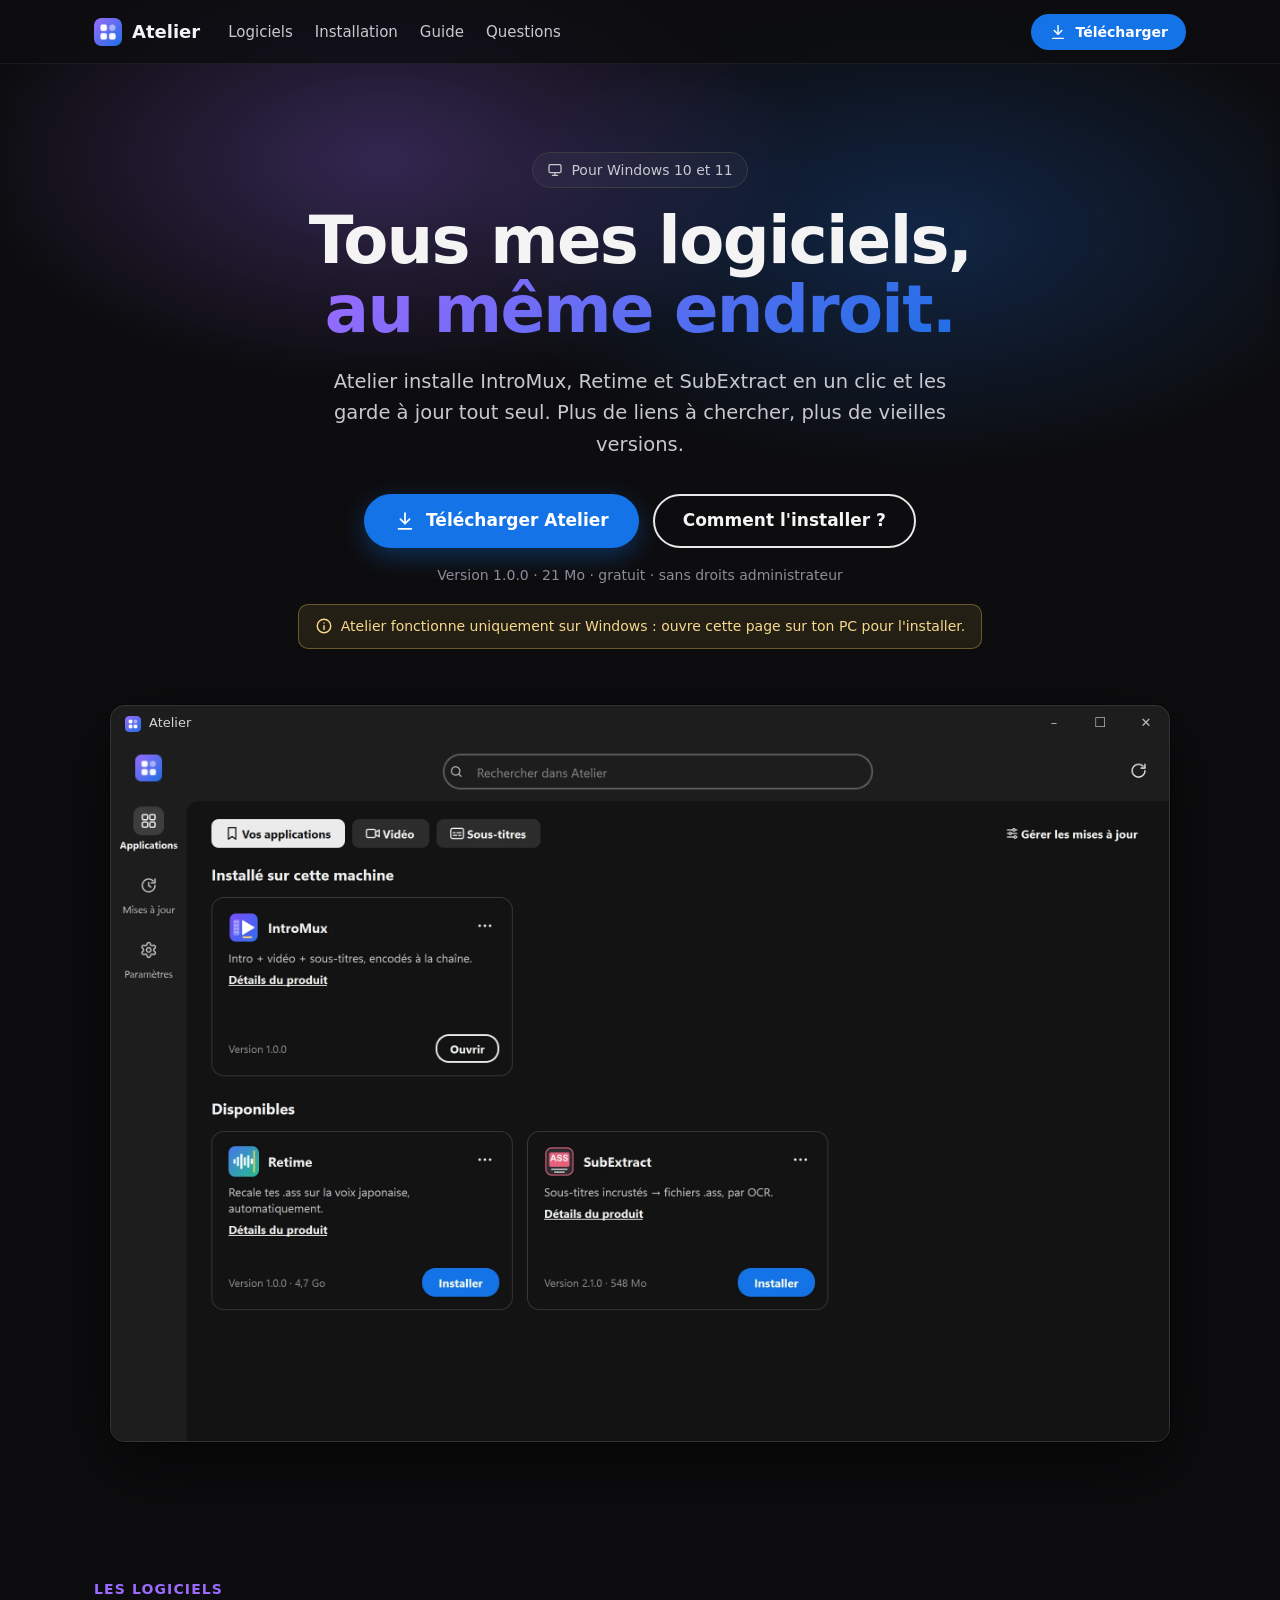
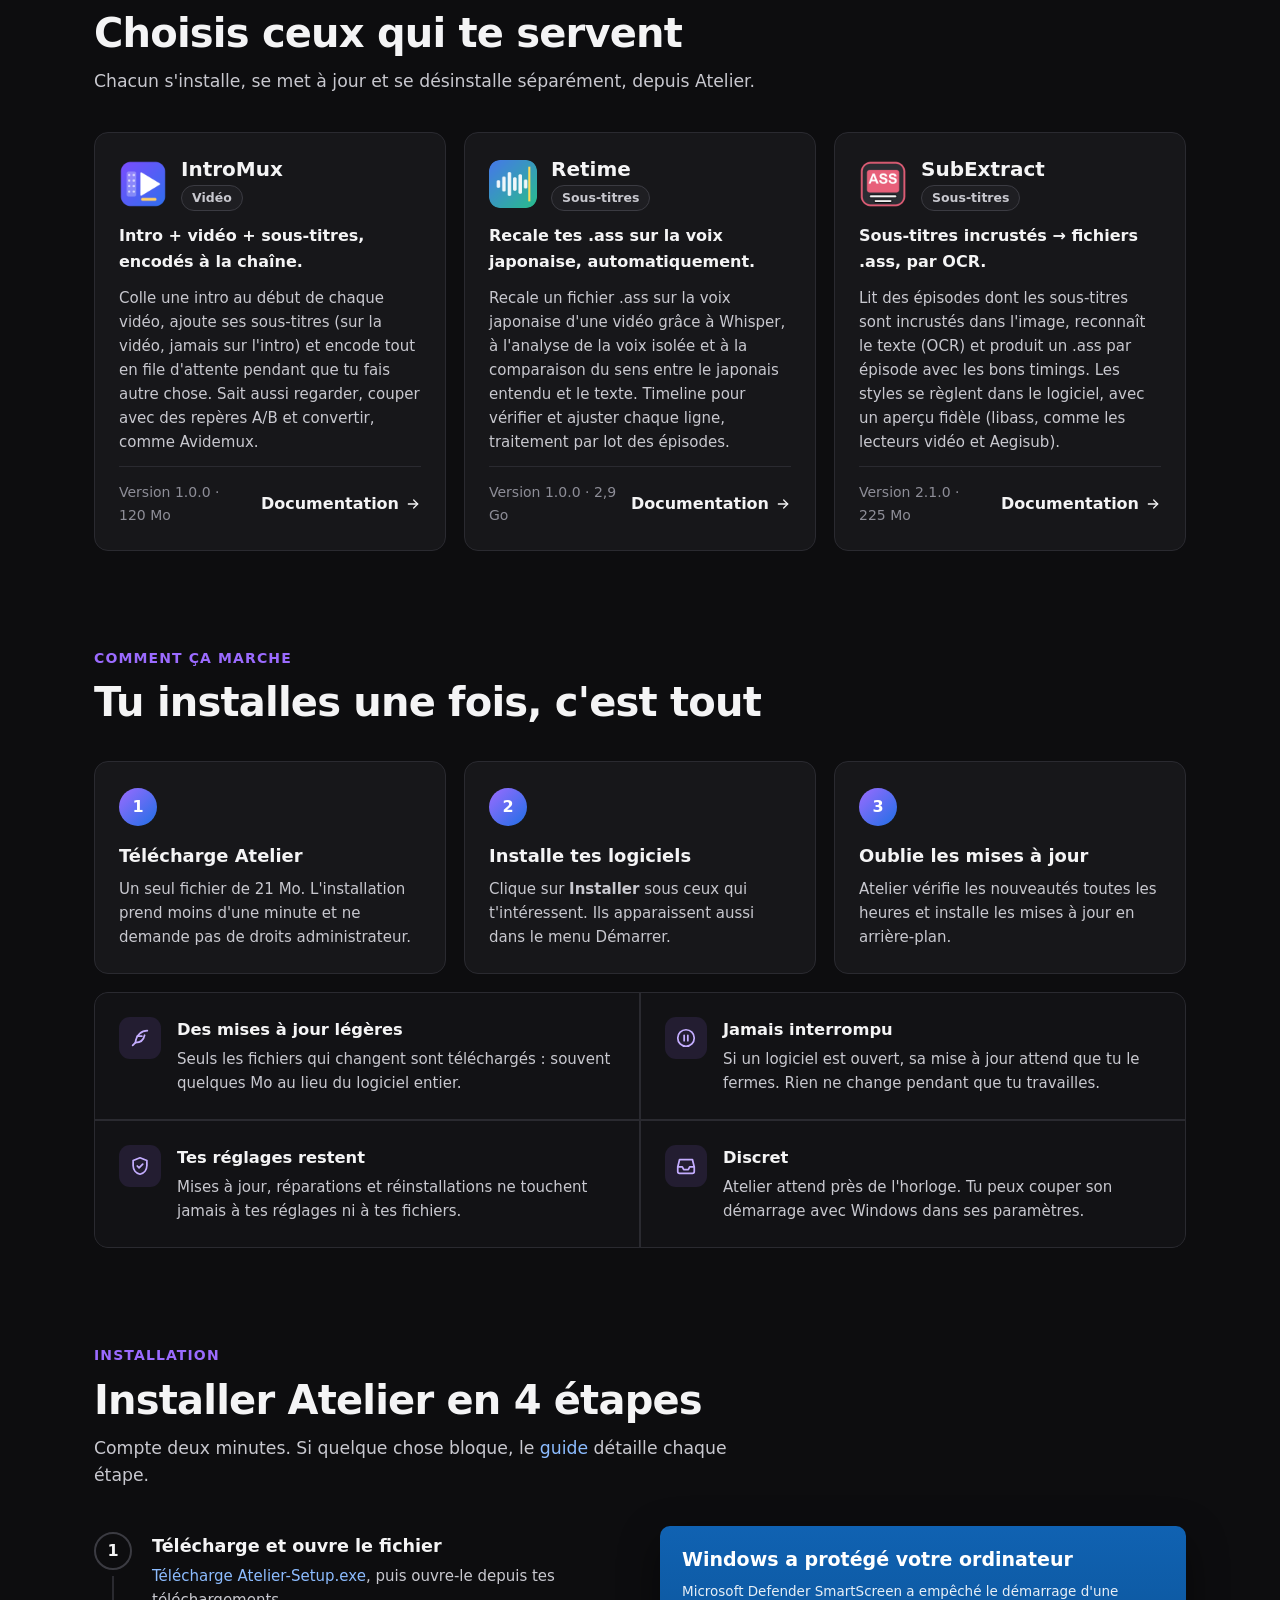
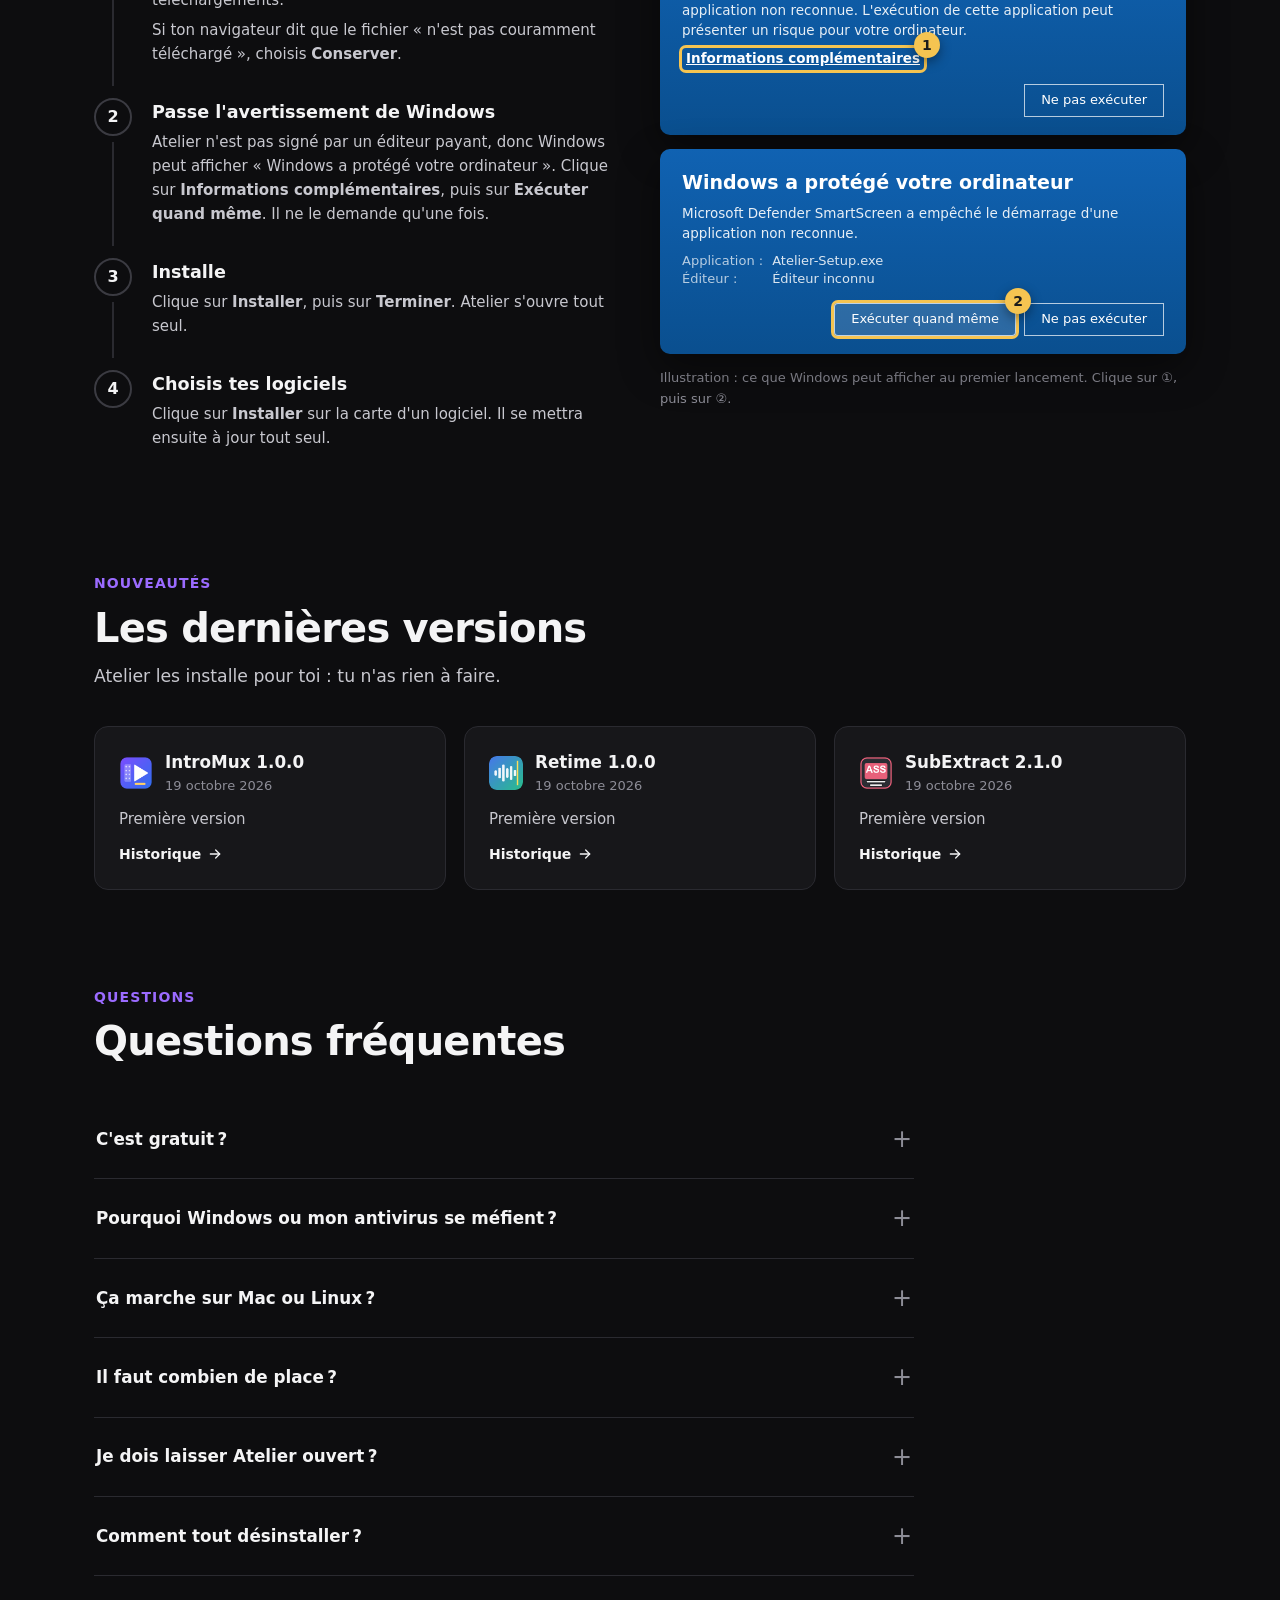
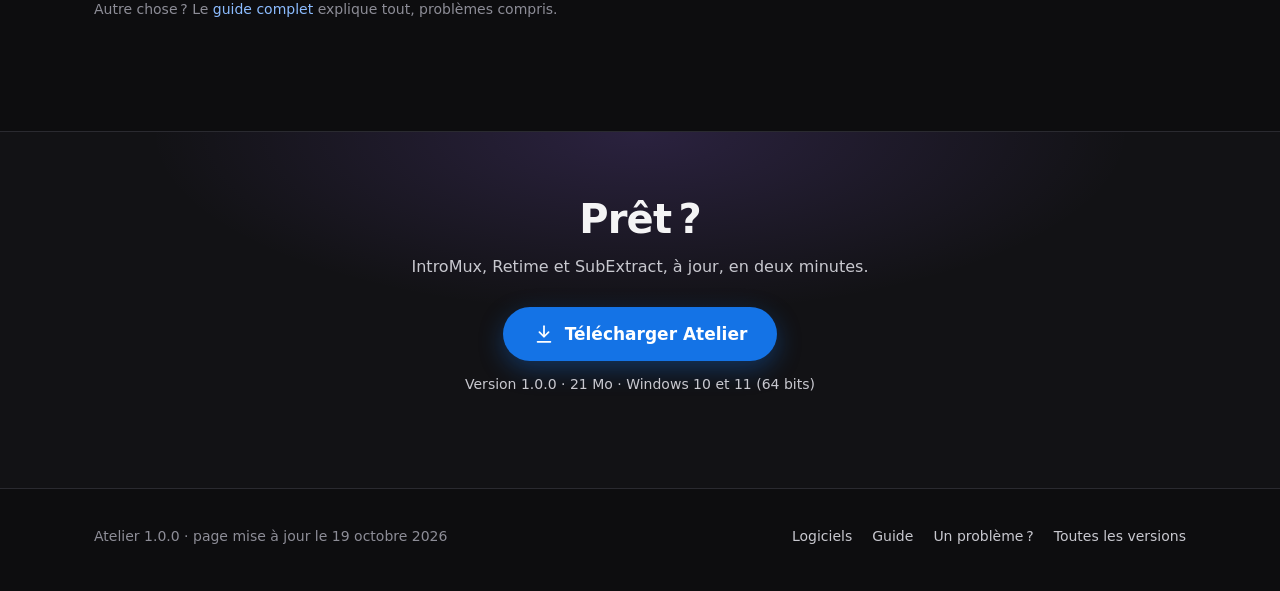
<file: index.html>
<!doctype html>
<html lang="fr">
<head>
<meta charset="utf-8">
<meta name="viewport" content="width=device-width, initial-scale=1">
<title>Atelier : tous mes logiciels au même endroit</title>
<meta name="description" content="Télécharge Atelier pour installer IntroMux, Retime et SubExtract en un clic et recevoir leurs mises à jour automatiquement.">
<meta name="theme-color" content="#7b5cff">
<meta property="og:type" content="website">
<meta property="og:site_name" content="Atelier">
<meta property="og:title" content="Atelier : tous mes logiciels au même endroit">
<meta property="og:description" content="Télécharge Atelier pour installer IntroMux, Retime et SubExtract en un clic et recevoir leurs mises à jour automatiquement.">
<meta property="og:image" content="https://animeespace.github.io/atelier/assets/atelier.webp">
<meta name="twitter:card" content="summary_large_image">
<link rel="icon" href="favicon.ico" sizes="any">
<link rel="icon" type="image/png" href="assets/logo.png">
<link rel="apple-touch-icon" href="assets/logo.png">
<link rel="stylesheet" href="assets/style.css?v=116b33eb">
</head>
<body class="home">
<a class="skip" href="#contenu">Aller au contenu</a>
<header class="topbar">
  <div class="container topbar-inner">
    <a class="brand" href="index.html"><img src="assets/logo.png" alt="" width="28" height="28"><span>Atelier</span></a>
    <nav class="nav" aria-label="Navigation principale">
      <a class="hide-sm" href="index.html#logiciels">Logiciels</a>
      <a class="hide-sm" href="index.html#installation">Installation</a>
      <a href="guide.html">Guide</a>
      <a class="hide-sm" href="index.html#questions">Questions</a>
    </nav>
    <a class="btn btn-primary btn-sm js-download" href="https://github.com/animeespace/atelier/releases/latest/download/Atelier-Setup.exe"><svg class="icon" width="18" height="18" viewBox="0 0 24 24" fill="none" stroke="currentColor" stroke-width="1.9" stroke-linecap="round" stroke-linejoin="round" aria-hidden="true"><path d="M12 3.5v11"/><path d="m7 10 5 5 5-5"/><path d="M5 20.5h14"/></svg><span>Télécharger</span></a>
  </div>
</header>

<main id="contenu">
<section class="hero">
  <div class="container">
    <p class="eyebrow"><svg class="icon" width="16" height="16" viewBox="0 0 24 24" fill="none" stroke="currentColor" stroke-width="1.9" stroke-linecap="round" stroke-linejoin="round" aria-hidden="true"><rect x="3" y="4" width="18" height="12" rx="2"/><path d="M8 20h8M12 16v4"/></svg> Pour Windows 10 et 11</p>
    <h1>Tous mes logiciels,<br><span class="grad">au même endroit.</span></h1>
    <p class="lead">Atelier installe IntroMux, Retime et SubExtract en un clic et les garde à jour tout seul.
      Plus de liens à chercher, plus de vieilles versions.</p>
    <div class="cta">
      <a class="btn btn-primary btn-lg js-download" href="https://github.com/animeespace/atelier/releases/latest/download/Atelier-Setup.exe"><svg class="icon" width="22" height="22" viewBox="0 0 24 24" fill="none" stroke="currentColor" stroke-width="1.9" stroke-linecap="round" stroke-linejoin="round" aria-hidden="true"><path d="M12 3.5v11"/><path d="m7 10 5 5 5-5"/><path d="M5 20.5h14"/></svg><span>Télécharger Atelier</span></a>
      <a class="btn btn-ghost btn-lg" href="#installation">Comment l'installer&nbsp;?</a>
    </div>
    <p class="cta-meta">Version 1.0.0 · 21 Mo · gratuit · sans droits administrateur</p>
    <p class="notice js-not-windows" hidden><svg class="icon" width="18" height="18" viewBox="0 0 24 24" fill="none" stroke="currentColor" stroke-width="1.9" stroke-linecap="round" stroke-linejoin="round" aria-hidden="true"><circle cx="12" cy="12" r="9"/><path d="M12 16.5v-5M12 8h.01"/></svg> Atelier fonctionne uniquement sur Windows : ouvre cette page sur ton PC pour l'installer.</p>
  </div>
  <div class="container">
    <figure class="window">
      <div class="window-bar">
        <img src="assets/logo.png" alt="" width="16" height="16"><span>Atelier</span>
        <span class="controls" aria-hidden="true"><i>&#x2013;</i><i>&#x2610;</i><i>&#x2715;</i></span>
      </div>
      <img src="assets/atelier.webp" width="1180" height="780" alt="La fenêtre du lanceur : chaque logiciel a sa carte, avec un bouton Installer.">
    </figure>
  </div>
</section>

<section class="section" id="logiciels">
  <div class="container">
    <div class="section-head">
      <p class="kicker">Les logiciels</p>
      <h2>Choisis ceux qui te servent</h2>
      <p>Chacun s'installe, se met à jour et se désinstalle séparément, depuis Atelier.</p>
    </div>
    <div class="apps">
      <article class="app-card">
        <div class="app-card-head">
<img class="app-icon" src="assets/apps/intromux.png" alt="" width="48" height="48">          <div>
            <h3><a href="intromux.html">IntroMux</a></h3>
<span class="badge">Vidéo</span>          </div>
        </div>
        <p class="app-tagline">Intro + vidéo + sous-titres, encodés à la chaîne.</p>
        <p class="app-desc">Colle une intro au début de chaque vidéo, ajoute ses sous-titres (sur la vidéo, jamais sur l&#39;intro) et encode tout en file d&#39;attente pendant que tu fais autre chose. Sait aussi regarder, couper avec des repères A/B et convertir, comme Avidemux.</p>
        <div class="app-card-foot">
          <span class="meta">Version 1.0.0 · 120 Mo</span>
          <a class="link" href="intromux.html">Documentation <svg class="icon" width="16" height="16" viewBox="0 0 24 24" fill="none" stroke="currentColor" stroke-width="1.9" stroke-linecap="round" stroke-linejoin="round" aria-hidden="true"><path d="M5 12h14"/><path d="m13 6 6 6-6 6"/></svg></a>
        </div>
      </article>
      <article class="app-card">
        <div class="app-card-head">
<img class="app-icon" src="assets/apps/retime.png" alt="" width="48" height="48">          <div>
            <h3><a href="retime.html">Retime</a></h3>
<span class="badge">Sous-titres</span>          </div>
        </div>
        <p class="app-tagline">Recale tes .ass sur la voix japonaise, automatiquement.</p>
        <p class="app-desc">Recale un fichier .ass sur la voix japonaise d&#39;une vidéo grâce à Whisper, à l&#39;analyse de la voix isolée et à la comparaison du sens entre le japonais entendu et le texte. Timeline pour vérifier et ajuster chaque ligne, traitement par lot des épisodes.</p>
        <div class="app-card-foot">
          <span class="meta">Version 1.0.0 · 2,9 Go</span>
          <a class="link" href="retime.html">Documentation <svg class="icon" width="16" height="16" viewBox="0 0 24 24" fill="none" stroke="currentColor" stroke-width="1.9" stroke-linecap="round" stroke-linejoin="round" aria-hidden="true"><path d="M5 12h14"/><path d="m13 6 6 6-6 6"/></svg></a>
        </div>
      </article>
      <article class="app-card">
        <div class="app-card-head">
<img class="app-icon" src="assets/apps/subextract.png" alt="" width="48" height="48">          <div>
            <h3><a href="subextract.html">SubExtract</a></h3>
<span class="badge">Sous-titres</span>          </div>
        </div>
        <p class="app-tagline">Sous-titres incrustés → fichiers .ass, par OCR.</p>
        <p class="app-desc">Lit des épisodes dont les sous-titres sont incrustés dans l&#39;image, reconnaît le texte (OCR) et produit un .ass par épisode avec les bons timings. Les styles se règlent dans le logiciel, avec un aperçu fidèle (libass, comme les lecteurs vidéo et Aegisub).</p>
        <div class="app-card-foot">
          <span class="meta">Version 2.1.0 · 225 Mo</span>
          <a class="link" href="subextract.html">Documentation <svg class="icon" width="16" height="16" viewBox="0 0 24 24" fill="none" stroke="currentColor" stroke-width="1.9" stroke-linecap="round" stroke-linejoin="round" aria-hidden="true"><path d="M5 12h14"/><path d="m13 6 6 6-6 6"/></svg></a>
        </div>
      </article>
    </div>
  </div>
</section>

<section class="section" id="fonctionnement">
  <div class="container">
    <div class="section-head">
      <p class="kicker">Comment ça marche</p>
      <h2>Tu installes une fois, c'est tout</h2>
    </div>
    <div class="steps">
      <div class="step">
        <h3>Télécharge Atelier</h3>
        <p>Un seul fichier de 21 Mo. L'installation prend moins d'une minute
          et ne demande pas de droits administrateur.</p>
      </div>
      <div class="step">
        <h3>Installe tes logiciels</h3>
        <p>Clique sur <strong>Installer</strong> sous ceux qui t'intéressent. Ils apparaissent aussi dans le menu Démarrer.</p>
      </div>
      <div class="step">
        <h3>Oublie les mises à jour</h3>
        <p>Atelier vérifie les nouveautés toutes les heures et installe les mises à jour en arrière-plan.</p>
      </div>
    </div>
    <div class="features">
      <div class="feature">
        <span class="icon-box"><svg class="icon" width="22" height="22" viewBox="0 0 24 24" fill="none" stroke="currentColor" stroke-width="1.9" stroke-linecap="round" stroke-linejoin="round" aria-hidden="true"><path d="M20 4c-6 0-12 4-13 13l-3 3"/><path d="M7 17c5 0 9-3 10-8"/><path d="M14 10H9"/></svg></span>
        <div><h3>Des mises à jour légères</h3>
          <p>Seuls les fichiers qui changent sont téléchargés : souvent quelques Mo au lieu du logiciel entier.</p></div>
      </div>
      <div class="feature">
        <span class="icon-box"><svg class="icon" width="22" height="22" viewBox="0 0 24 24" fill="none" stroke="currentColor" stroke-width="1.9" stroke-linecap="round" stroke-linejoin="round" aria-hidden="true"><circle cx="12" cy="12" r="9"/><path d="M10 9v6M14 9v6"/></svg></span>
        <div><h3>Jamais interrompu</h3>
          <p>Si un logiciel est ouvert, sa mise à jour attend que tu le fermes. Rien ne change pendant que tu travailles.</p></div>
      </div>
      <div class="feature">
        <span class="icon-box"><svg class="icon" width="22" height="22" viewBox="0 0 24 24" fill="none" stroke="currentColor" stroke-width="1.9" stroke-linecap="round" stroke-linejoin="round" aria-hidden="true"><path d="M12 3 4.5 6v5.5c0 4.6 3.2 8.4 7.5 9.5 4.3-1.1 7.5-4.9 7.5-9.5V6z"/><path d="m9 12 2 2 4-4"/></svg></span>
        <div><h3>Tes réglages restent</h3>
          <p>Mises à jour, réparations et réinstallations ne touchent jamais à tes réglages ni à tes fichiers.</p></div>
      </div>
      <div class="feature">
        <span class="icon-box"><svg class="icon" width="22" height="22" viewBox="0 0 24 24" fill="none" stroke="currentColor" stroke-width="1.9" stroke-linecap="round" stroke-linejoin="round" aria-hidden="true"><path d="M3 13h5l1.5 3h5L16 13h5"/><path d="M5 5h14l2 8v5a2 2 0 0 1-2 2H5a2 2 0 0 1-2-2v-5z"/></svg></span>
        <div><h3>Discret</h3>
          <p>Atelier attend près de l'horloge. Tu peux couper son démarrage avec Windows dans ses paramètres.</p></div>
      </div>
    </div>
  </div>
</section>

<section class="section" id="installation">
  <div class="container">
    <div class="section-head">
      <p class="kicker">Installation</p>
      <h2>Installer Atelier en 4 étapes</h2>
      <p>Compte deux minutes. Si quelque chose bloque, le <a href="guide.html#installer-atelier">guide</a> détaille chaque étape.</p>
    </div>
    <div class="install">
      <ol class="install-steps">
        <li>
          <h3>Télécharge et ouvre le fichier</h3>
          <p><a class="js-download" href="https://github.com/animeespace/atelier/releases/latest/download/Atelier-Setup.exe">Télécharge Atelier-Setup.exe</a>, puis ouvre-le depuis tes téléchargements.</p>
          <p>Si ton navigateur dit que le fichier « n'est pas couramment téléchargé », choisis <strong>Conserver</strong>.</p>
        </li>
        <li>
          <h3>Passe l'avertissement de Windows</h3>
          <p>Atelier n'est pas signé par un éditeur payant, donc Windows peut afficher « Windows a protégé votre
            ordinateur ». Clique sur <strong>Informations complémentaires</strong>, puis sur <strong>Exécuter quand même</strong>.
            Il ne le demande qu'une fois.</p>
        </li>
        <li>
          <h3>Installe</h3>
          <p>Clique sur <strong>Installer</strong>, puis sur <strong>Terminer</strong>. Atelier s'ouvre tout seul.</p>
        </li>
        <li>
          <h3>Choisis tes logiciels</h3>
          <p>Clique sur <strong>Installer</strong> sur la carte d'un logiciel. Il se mettra ensuite à jour tout seul.</p>
        </li>
      </ol>
<figure class="smartscreen">
  <div class="ss" aria-hidden="true">
    <h4>Windows a protégé votre ordinateur</h4>
    <p>Microsoft Defender SmartScreen a empêché le démarrage d'une application non reconnue. L'exécution de cette
      application peut présenter un risque pour votre ordinateur.</p>
    <span class="ss-more target">Informations complémentaires<span class="pin" style="right:-16px;top:-16px">1</span></span>
    <div class="ss-buttons"><span class="ss-btn">Ne pas exécuter</span></div>
  </div>
  <div class="ss" aria-hidden="true">
    <h4>Windows a protégé votre ordinateur</h4>
    <p>Microsoft Defender SmartScreen a empêché le démarrage d'une application non reconnue.</p>
    <p class="info-table"><span>Application :</span> Atelier-Setup.exe<br><span>Éditeur :</span> Éditeur inconnu</p>
    <div class="ss-buttons">
      <span class="ss-btn primary target">Exécuter quand même<span class="pin" style="right:-16px;top:-16px">2</span></span>
      <span class="ss-btn">Ne pas exécuter</span>
    </div>
  </div>
  <figcaption class="ss-caption">Illustration : ce que Windows peut afficher au premier lancement. Clique sur ①, puis sur ②.</figcaption>
</figure>    </div>
  </div>
</section>

<section class="section" id="nouveautes">
  <div class="container">
    <div class="section-head">
      <p class="kicker">Nouveautés</p>
      <h2>Les dernières versions</h2>
      <p>Atelier les installe pour toi : tu n'as rien à faire.</p>
    </div>
    <div class="releases">
      <article class="release-card">
        <header>
<img src="assets/apps/intromux.png" alt="" width="34" height="34">          <div><h3>IntroMux 1.0.0</h3><span class="meta">19 octobre 2026</span></div>
        </header>
        <p>Première version</p>
        <a class="link" href="intromux.html#nouveautes">Historique <svg class="icon" width="16" height="16" viewBox="0 0 24 24" fill="none" stroke="currentColor" stroke-width="1.9" stroke-linecap="round" stroke-linejoin="round" aria-hidden="true"><path d="M5 12h14"/><path d="m13 6 6 6-6 6"/></svg></a>
      </article>
      <article class="release-card">
        <header>
<img src="assets/apps/retime.png" alt="" width="34" height="34">          <div><h3>Retime 1.0.0</h3><span class="meta">19 octobre 2026</span></div>
        </header>
        <p>Première version</p>
        <a class="link" href="retime.html#nouveautes">Historique <svg class="icon" width="16" height="16" viewBox="0 0 24 24" fill="none" stroke="currentColor" stroke-width="1.9" stroke-linecap="round" stroke-linejoin="round" aria-hidden="true"><path d="M5 12h14"/><path d="m13 6 6 6-6 6"/></svg></a>
      </article>
      <article class="release-card">
        <header>
<img src="assets/apps/subextract.png" alt="" width="34" height="34">          <div><h3>SubExtract 2.1.0</h3><span class="meta">19 octobre 2026</span></div>
        </header>
        <p>Première version</p>
        <a class="link" href="subextract.html#nouveautes">Historique <svg class="icon" width="16" height="16" viewBox="0 0 24 24" fill="none" stroke="currentColor" stroke-width="1.9" stroke-linecap="round" stroke-linejoin="round" aria-hidden="true"><path d="M5 12h14"/><path d="m13 6 6 6-6 6"/></svg></a>
      </article>
    </div>
  </div>
</section>

<section class="section" id="questions">
  <div class="container">
    <div class="section-head">
      <p class="kicker">Questions</p>
      <h2>Questions fréquentes</h2>
    </div>
    <div class="faq">
      <details>
        <summary>C'est gratuit ?</summary>
        <div><p>Oui. Atelier et les logiciels sont partagés entre amis, sans compte ni publicité.</p></div>
      </details>
      <details>
        <summary>Pourquoi Windows ou mon antivirus se méfient ?</summary>
        <div>
          <p>Les logiciels ne sont pas signés : un certificat de signature coûte plusieurs centaines d'euros par an.
            Windows SmartScreen affiche donc un avertissement la première fois (voir <a href="#installation">l'étape 2</a>).</p>
          <p>Certains antivirus se méfient aussi, à tort, des programmes fabriqués comme ceux-ci (avec PyInstaller). Si le tien
            met un fichier en quarantaine, restaure-le, ajoute une exception, puis utilise <strong>Réparer</strong> dans le
            menu « … » du logiciel. N'installe Atelier que depuis ce site.</p>
        </div>
      </details>
      <details>
        <summary>Ça marche sur Mac ou Linux ?</summary>
        <div><p>Non, seulement sur Windows 10 et 11 en 64 bits.</p></div>
      </details>
      <details>
        <summary>Il faut combien de place ?</summary>
        <div>
          <p>Atelier lui-même occupe environ 70 Mo. Une fois installés :</p>
          <ul>
<li><strong>IntroMux</strong> : 312 Mo (120 Mo à télécharger)</li><li><strong>Retime</strong> : 4,7 Go (2,9 Go à télécharger)</li><li><strong>SubExtract</strong> : 548 Mo (225 Mo à télécharger)</li>          </ul>
          <p>Les logiciels sont installés dans <code>%LOCALAPPDATA%\Atelier\Apps</code>. Pour les mettre sur un autre disque,
            change le dossier dans <strong>Paramètres → Dossier d'installation</strong> avant de les installer.</p>
        </div>
      </details>
      <details>
        <summary>Je dois laisser Atelier ouvert ?</summary>
        <div><p>Il démarre avec Windows et attend près de l'horloge pour installer les mises à jour. Tu peux le quitter
          (clic droit sur son icône → <strong>Quitter</strong>) ou couper son démarrage automatique dans ses paramètres :
          les mises à jour seront alors installées la prochaine fois que tu l'ouvriras.</p></div>
      </details>
      <details>
        <summary>Comment tout désinstaller ?</summary>
        <div><p>Paramètres de Windows → <strong>Applications</strong> → Atelier → <strong>Désinstaller</strong>.
          Le désinstalleur te propose aussi de supprimer les logiciels installés. Leurs réglages personnels sont conservés.</p></div>
      </details>
    </div>
    <p class="meta" style="margin-top:22px">Autre chose ? Le <a href="guide.html">guide complet</a> explique tout, problèmes compris.</p>
  </div>
</section>

<section class="band">
  <div class="container">
    <h2>Prêt ?</h2>
    <p>IntroMux, Retime et SubExtract, à jour, en deux minutes.</p>
    <a class="btn btn-primary btn-lg js-download" href="https://github.com/animeespace/atelier/releases/latest/download/Atelier-Setup.exe"><svg class="icon" width="22" height="22" viewBox="0 0 24 24" fill="none" stroke="currentColor" stroke-width="1.9" stroke-linecap="round" stroke-linejoin="round" aria-hidden="true"><path d="M12 3.5v11"/><path d="m7 10 5 5 5-5"/><path d="M5 20.5h14"/></svg><span>Télécharger Atelier</span></a>
    <p class="cta-meta">Version 1.0.0 · 21 Mo · Windows 10 et 11 (64 bits)</p>
  </div>
</section>
</main>

<footer class="footer flush">
  <div class="container footer-inner">
    <span>Atelier 1.0.0 · page mise à jour le 19 octobre 2026</span>
    <nav aria-label="Liens du pied de page">
      <a href="index.html#logiciels">Logiciels</a>
      <a href="guide.html">Guide</a>
      <a href="guide.html#problemes">Un problème ?</a>
      <a href="https://github.com/animeespace/atelier/releases" target="_blank" rel="noopener">Toutes les versions</a>
    </nav>
  </div>
</footer>

<div class="toast" id="toast" role="status" aria-live="polite" hidden>
  <span class="ok"><svg class="icon" width="20" height="20" viewBox="0 0 24 24" fill="none" stroke="currentColor" stroke-width="1.9" stroke-linecap="round" stroke-linejoin="round" aria-hidden="true"><path d="M20 6 9 17l-5-5"/></svg></span>
  <div>
    <strong>Le téléchargement a commencé</strong>
    <p>Ouvre <b>Atelier-Setup.exe</b> depuis tes téléchargements.
Les étapes sont juste en dessous.</p>
  </div>
  <button type="button" aria-label="Fermer"><svg class="icon" width="18" height="18" viewBox="0 0 24 24" fill="none" stroke="currentColor" stroke-width="1.9" stroke-linecap="round" stroke-linejoin="round" aria-hidden="true"><path d="M18 6 6 18M6 6l12 12"/></svg></button>
</div>
<script src="assets/site.js?v=116b33eb" defer></script>
</body>
</html>
</file>
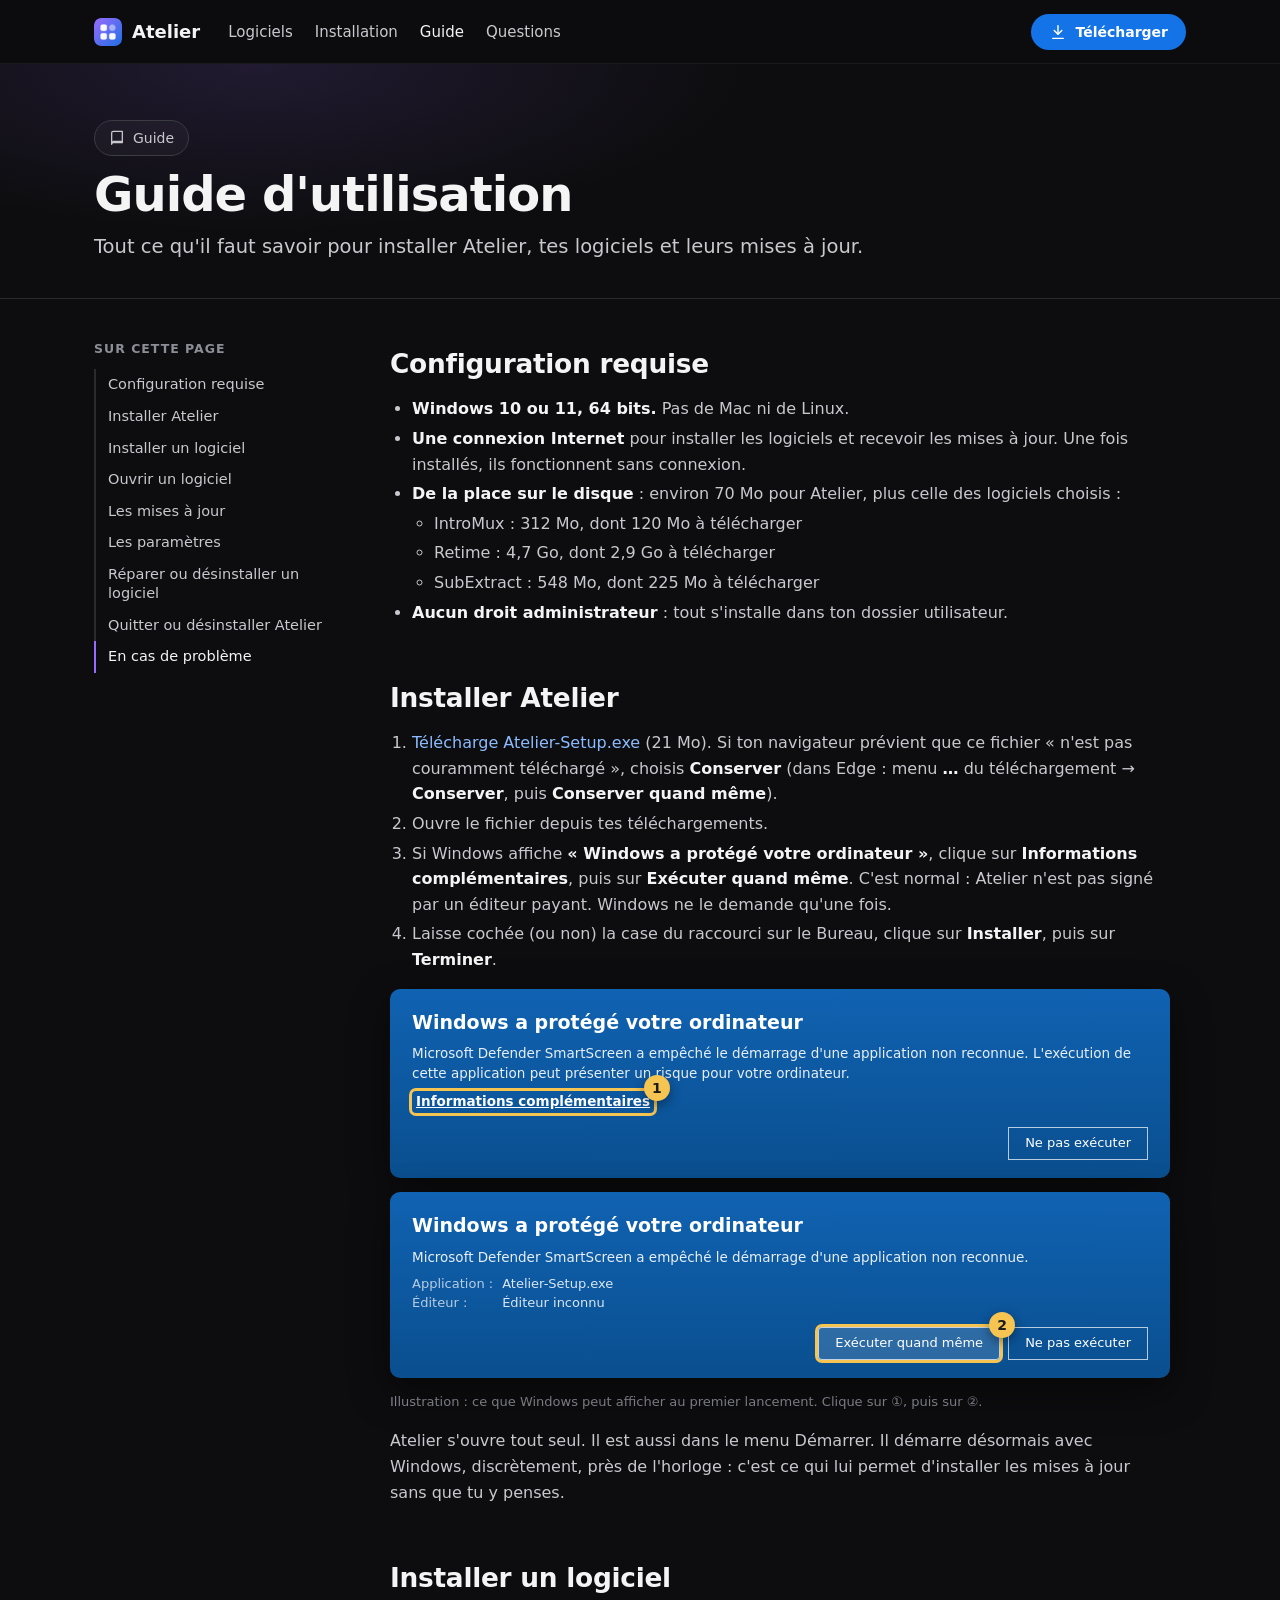
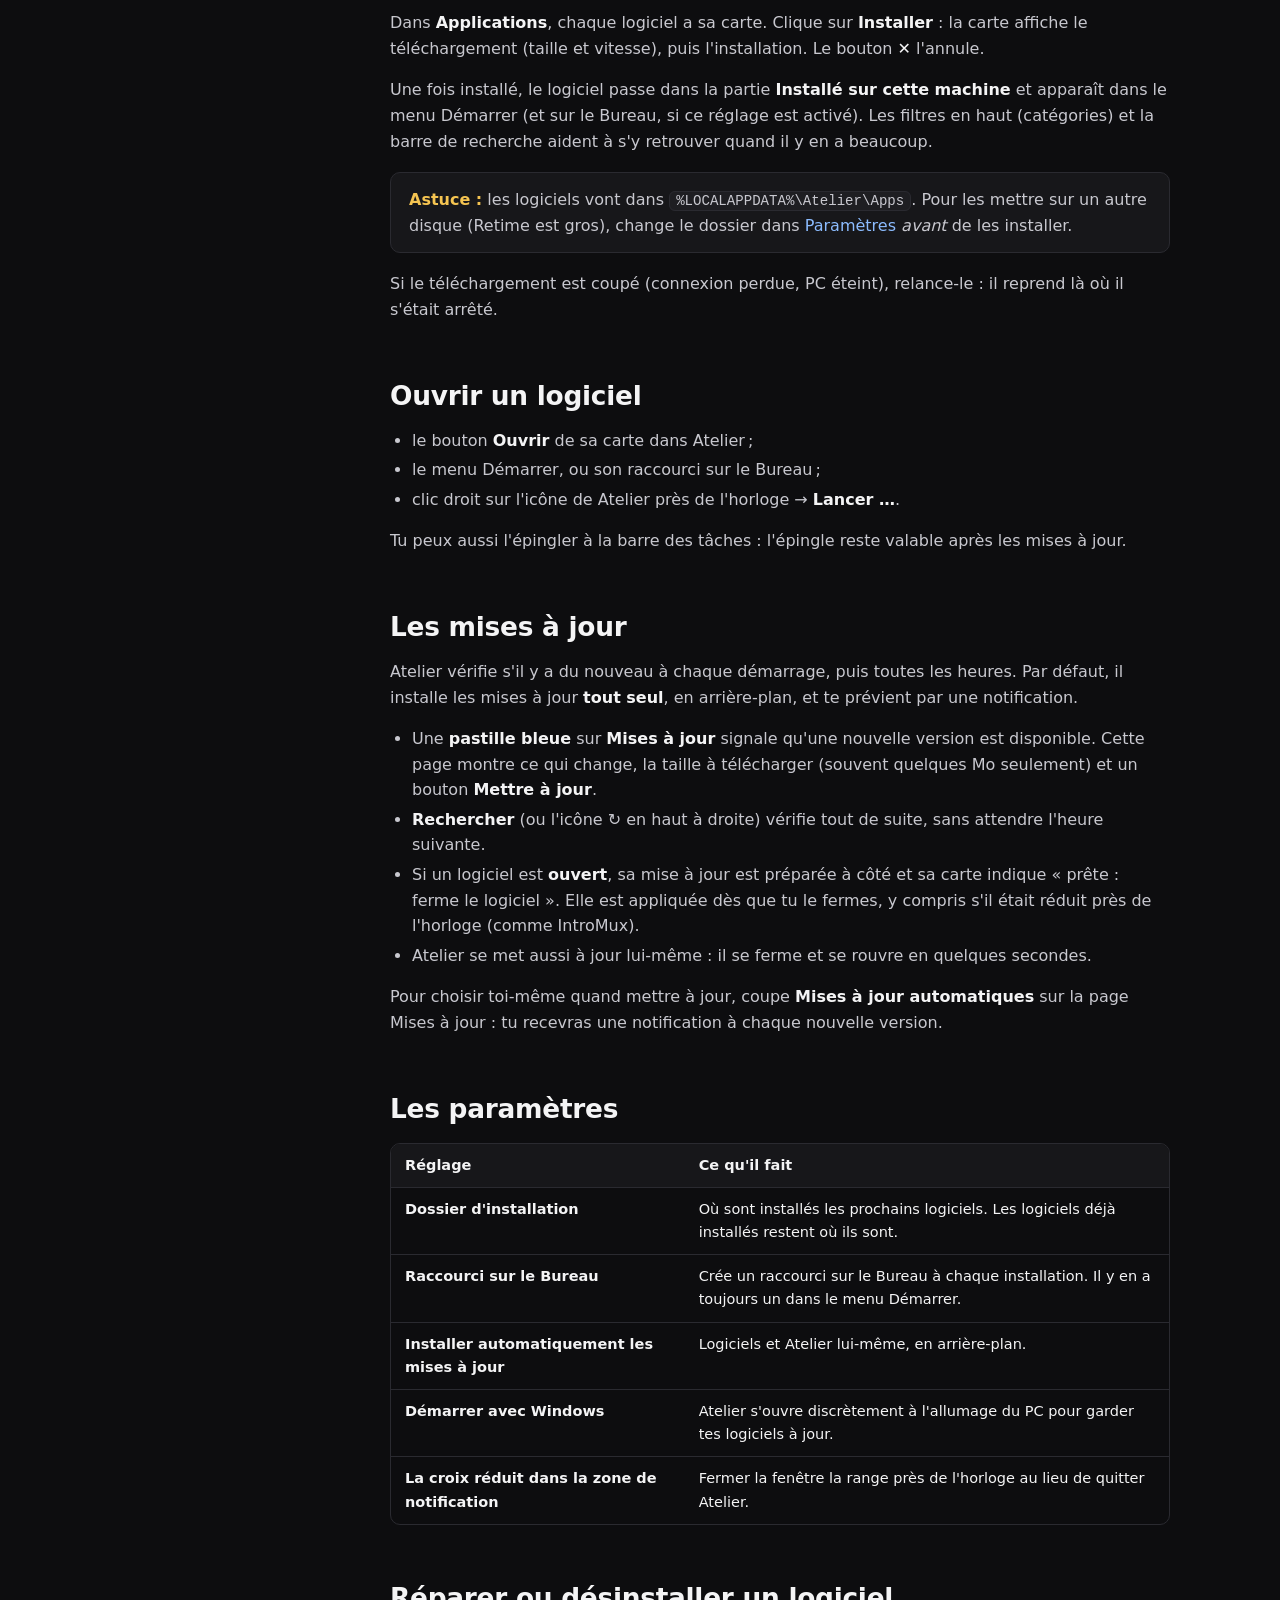
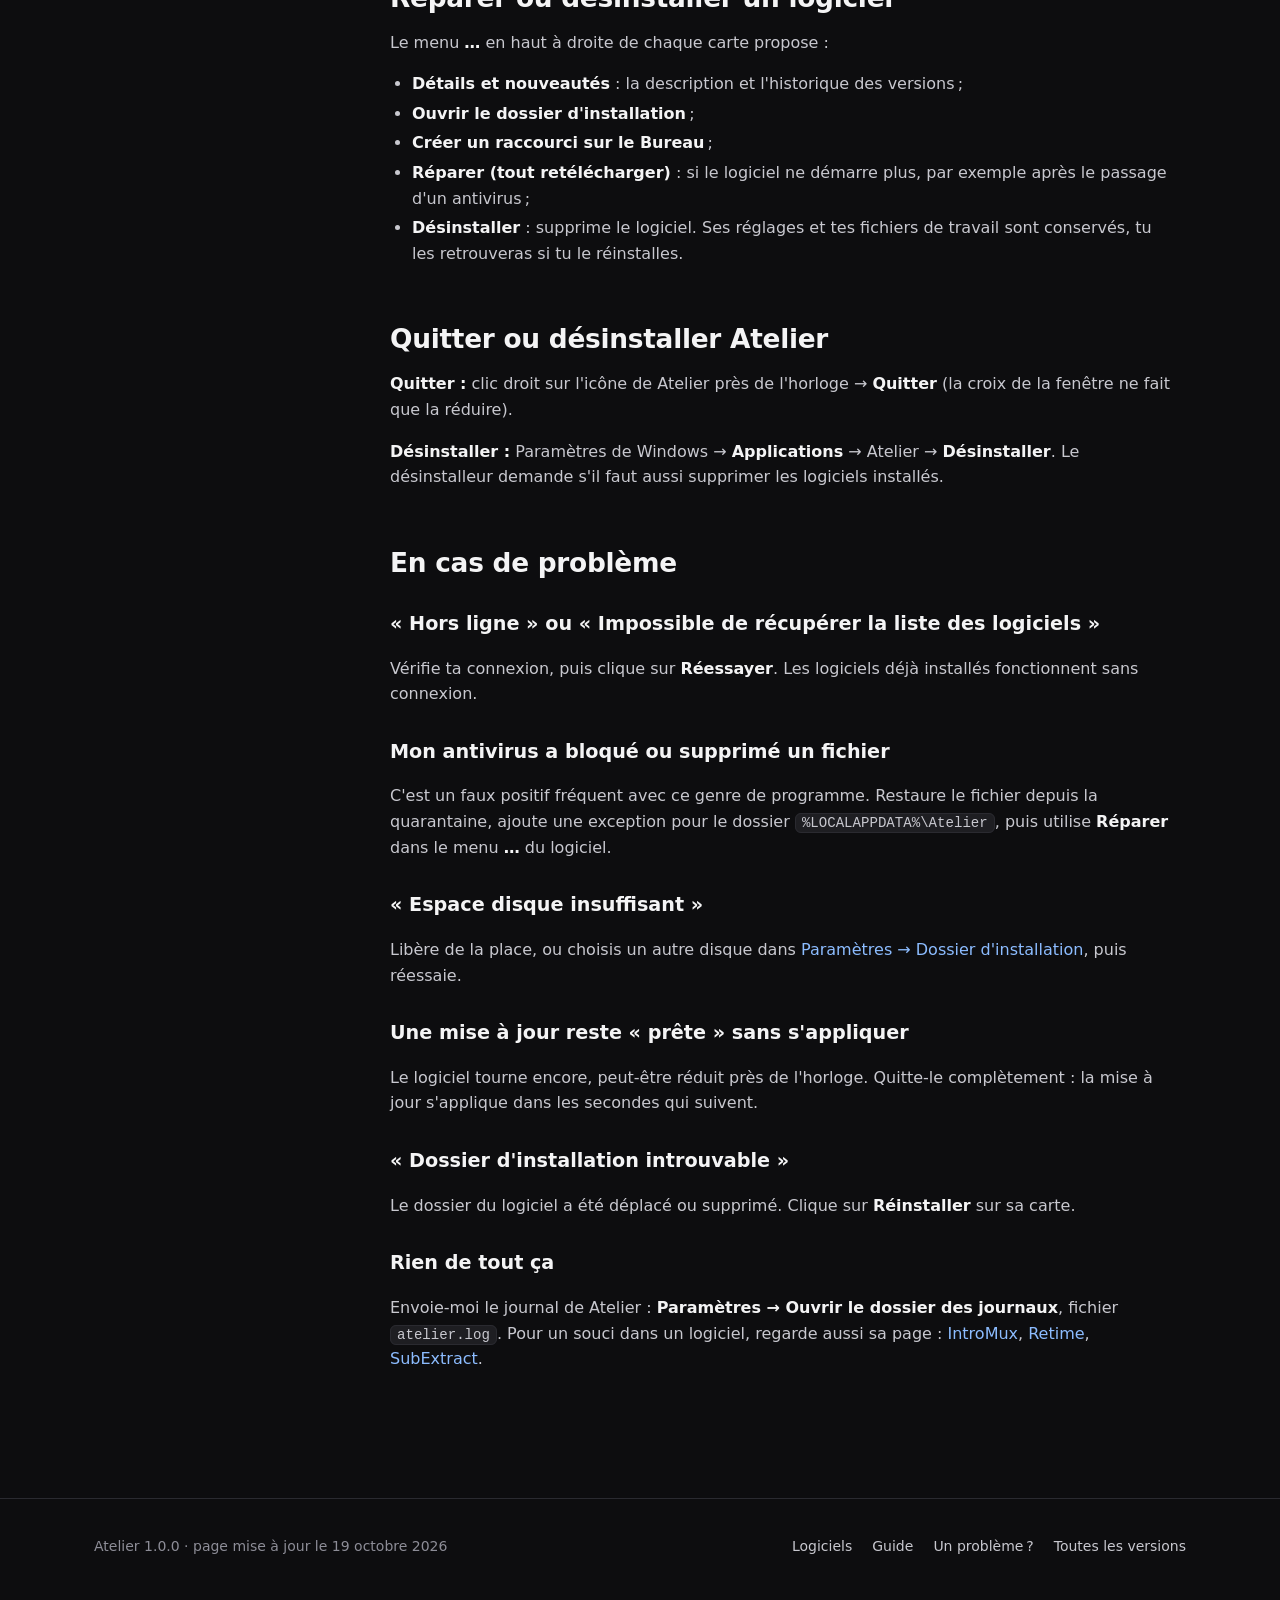
<file: guide.html>
<!doctype html>
<html lang="fr">
<head>
<meta charset="utf-8">
<meta name="viewport" content="width=device-width, initial-scale=1">
<title>Guide d'utilisation · Atelier</title>
<meta name="description" content="Installer Atelier, installer et mettre à jour IntroMux, Retime et SubExtract, régler les problèmes.">
<meta name="theme-color" content="#7b5cff">
<meta property="og:type" content="website">
<meta property="og:site_name" content="Atelier">
<meta property="og:title" content="Guide d'utilisation · Atelier">
<meta property="og:description" content="Installer Atelier, installer et mettre à jour IntroMux, Retime et SubExtract, régler les problèmes.">
<meta property="og:image" content="https://animeespace.github.io/atelier/assets/atelier.webp">
<meta name="twitter:card" content="summary_large_image">
<link rel="icon" href="favicon.ico" sizes="any">
<link rel="icon" type="image/png" href="assets/logo.png">
<link rel="apple-touch-icon" href="assets/logo.png">
<link rel="stylesheet" href="assets/style.css?v=116b33eb">
</head>
<body class="guide">
<a class="skip" href="#contenu">Aller au contenu</a>
<header class="topbar">
  <div class="container topbar-inner">
    <a class="brand" href="index.html"><img src="assets/logo.png" alt="" width="28" height="28"><span>Atelier</span></a>
    <nav class="nav" aria-label="Navigation principale">
      <a class="hide-sm" href="index.html#logiciels">Logiciels</a>
      <a class="hide-sm" href="index.html#installation">Installation</a>
      <a href="guide.html" aria-current="page">Guide</a>
      <a class="hide-sm" href="index.html#questions">Questions</a>
    </nav>
    <a class="btn btn-primary btn-sm js-download" href="https://github.com/animeespace/atelier/releases/latest/download/Atelier-Setup.exe"><svg class="icon" width="18" height="18" viewBox="0 0 24 24" fill="none" stroke="currentColor" stroke-width="1.9" stroke-linecap="round" stroke-linejoin="round" aria-hidden="true"><path d="M12 3.5v11"/><path d="m7 10 5 5 5-5"/><path d="M5 20.5h14"/></svg><span>Télécharger</span></a>
  </div>
</header>

<main id="contenu">
<section class="page-head">
  <div class="container">
    <p class="eyebrow"><svg class="icon" width="16" height="16" viewBox="0 0 24 24" fill="none" stroke="currentColor" stroke-width="1.9" stroke-linecap="round" stroke-linejoin="round" aria-hidden="true"><path d="M4 4.5A2.5 2.5 0 0 1 6.5 2H20v17H6.5A2.5 2.5 0 0 0 4 21.5z"/><path d="M4 19.5A2.5 2.5 0 0 1 6.5 17H20"/></svg> Guide</p>
    <h1>Guide d'utilisation</h1>
    <p class="lead">Tout ce qu'il faut savoir pour installer Atelier, tes logiciels et leurs mises à jour.</p>
  </div>
</section>

<div class="container doc">
  <aside class="doc-nav">
    <nav aria-label="Sur cette page">
      <p class="doc-nav-title">Sur cette page</p>
      <a href="#configuration">Configuration requise</a>
      <a href="#installer-atelier">Installer Atelier</a>
      <a href="#installer-logiciel">Installer un logiciel</a>
      <a href="#ouvrir">Ouvrir un logiciel</a>
      <a href="#mises-a-jour">Les mises à jour</a>
      <a href="#parametres">Les paramètres</a>
      <a href="#reparer">Réparer ou désinstaller un logiciel</a>
      <a href="#quitter">Quitter ou désinstaller Atelier</a>
      <a href="#problemes">En cas de problème</a>
    </nav>
  </aside>

  <article class="prose">
    <h2 id="configuration">Configuration requise</h2>
    <ul>
      <li><strong>Windows 10 ou 11, 64 bits.</strong> Pas de Mac ni de Linux.</li>
      <li><strong>Une connexion Internet</strong> pour installer les logiciels et recevoir les mises à jour. Une fois
        installés, ils fonctionnent sans connexion.</li>
      <li><strong>De la place sur le disque</strong> : environ 70 Mo pour Atelier, plus celle des logiciels choisis :
        <ul>
<li>IntroMux : 312 Mo, dont 120 Mo à télécharger</li><li>Retime : 4,7 Go, dont 2,9 Go à télécharger</li><li>SubExtract : 548 Mo, dont 225 Mo à télécharger</li>        </ul>
      </li>
      <li><strong>Aucun droit administrateur</strong> : tout s'installe dans ton dossier utilisateur.</li>
    </ul>

    <h2 id="installer-atelier">Installer Atelier</h2>
    <ol>
      <li><a class="js-download" href="https://github.com/animeespace/atelier/releases/latest/download/Atelier-Setup.exe">Télécharge Atelier-Setup.exe</a> (21 Mo).
        Si ton navigateur prévient que ce fichier « n'est pas couramment téléchargé », choisis <strong>Conserver</strong>
        (dans Edge : menu <strong>…</strong> du téléchargement → <strong>Conserver</strong>, puis <strong>Conserver quand même</strong>).</li>
      <li>Ouvre le fichier depuis tes téléchargements.</li>
      <li>Si Windows affiche <strong>« Windows a protégé votre ordinateur »</strong>, clique sur
        <strong>Informations complémentaires</strong>, puis sur <strong>Exécuter quand même</strong>. C'est normal :
        Atelier n'est pas signé par un éditeur payant. Windows ne le demande qu'une fois.</li>
      <li>Laisse cochée (ou non) la case du raccourci sur le Bureau, clique sur <strong>Installer</strong>, puis sur <strong>Terminer</strong>.</li>
    </ol>
<figure class="smartscreen">
  <div class="ss" aria-hidden="true">
    <h4>Windows a protégé votre ordinateur</h4>
    <p>Microsoft Defender SmartScreen a empêché le démarrage d'une application non reconnue. L'exécution de cette
      application peut présenter un risque pour votre ordinateur.</p>
    <span class="ss-more target">Informations complémentaires<span class="pin" style="right:-16px;top:-16px">1</span></span>
    <div class="ss-buttons"><span class="ss-btn">Ne pas exécuter</span></div>
  </div>
  <div class="ss" aria-hidden="true">
    <h4>Windows a protégé votre ordinateur</h4>
    <p>Microsoft Defender SmartScreen a empêché le démarrage d'une application non reconnue.</p>
    <p class="info-table"><span>Application :</span> Atelier-Setup.exe<br><span>Éditeur :</span> Éditeur inconnu</p>
    <div class="ss-buttons">
      <span class="ss-btn primary target">Exécuter quand même<span class="pin" style="right:-16px;top:-16px">2</span></span>
      <span class="ss-btn">Ne pas exécuter</span>
    </div>
  </div>
  <figcaption class="ss-caption">Illustration : ce que Windows peut afficher au premier lancement. Clique sur ①, puis sur ②.</figcaption>
</figure>    <p>Atelier s'ouvre tout seul. Il est aussi dans le menu Démarrer. Il démarre désormais avec Windows, discrètement,
      près de l'horloge : c'est ce qui lui permet d'installer les mises à jour sans que tu y penses.</p>

    <h2 id="installer-logiciel">Installer un logiciel</h2>
    <p>Dans <strong>Applications</strong>, chaque logiciel a sa carte. Clique sur <strong>Installer</strong> : la carte
      affiche le téléchargement (taille et vitesse), puis l'installation. Le bouton <strong>✕</strong> l'annule.</p>
    <p>Une fois installé, le logiciel passe dans la partie <strong>Installé sur cette machine</strong> et apparaît dans le
      menu Démarrer (et sur le Bureau, si ce réglage est activé). Les filtres en haut (catégories) et la barre de recherche
      aident à s'y retrouver quand il y en a beaucoup.</p>
    <div class="tip"><p><strong>Astuce :</strong> les logiciels vont dans <code>%LOCALAPPDATA%\Atelier\Apps</code>.
      Pour les mettre sur un autre disque (Retime est gros), change le dossier dans
      <a href="#parametres">Paramètres</a> <em>avant</em> de les installer.</p></div>
    <p>Si le téléchargement est coupé (connexion perdue, PC éteint), relance-le : il reprend là où il s'était arrêté.</p>

    <h2 id="ouvrir">Ouvrir un logiciel</h2>
    <ul>
      <li>le bouton <strong>Ouvrir</strong> de sa carte dans Atelier ;</li>
      <li>le menu Démarrer, ou son raccourci sur le Bureau ;</li>
      <li>clic droit sur l'icône de Atelier près de l'horloge → <strong>Lancer …</strong>.</li>
    </ul>
    <p>Tu peux aussi l'épingler à la barre des tâches : l'épingle reste valable après les mises à jour.</p>

    <h2 id="mises-a-jour">Les mises à jour</h2>
    <p>Atelier vérifie s'il y a du nouveau à chaque démarrage, puis toutes les heures. Par défaut, il installe
      les mises à jour <strong>tout seul</strong>, en arrière-plan, et te prévient par une notification.</p>
    <ul>
      <li>Une <strong>pastille bleue</strong> sur <strong>Mises à jour</strong> signale qu'une nouvelle version est
        disponible. Cette page montre ce qui change, la taille à télécharger (souvent quelques Mo seulement) et un
        bouton <strong>Mettre à jour</strong>.</li>
      <li><strong>Rechercher</strong> (ou l'icône ↻ en haut à droite) vérifie tout de suite, sans attendre l'heure suivante.</li>
      <li>Si un logiciel est <strong>ouvert</strong>, sa mise à jour est préparée à côté et sa carte indique
        « prête : ferme le logiciel ». Elle est appliquée dès que tu le fermes, y compris s'il était réduit près de
        l'horloge (comme IntroMux).</li>
      <li>Atelier se met aussi à jour lui-même : il se ferme et se rouvre en quelques secondes.</li>
    </ul>
    <p>Pour choisir toi-même quand mettre à jour, coupe <strong>Mises à jour automatiques</strong> sur la page
      Mises à jour : tu recevras une notification à chaque nouvelle version.</p>

    <h2 id="parametres">Les paramètres</h2>
    <div class="table-wrap"><table>
      <thead><tr><th>Réglage</th><th>Ce qu'il fait</th></tr></thead>
      <tbody>
        <tr><td><strong>Dossier d'installation</strong></td><td>Où sont installés les prochains logiciels. Les logiciels déjà installés restent où ils sont.</td></tr>
        <tr><td><strong>Raccourci sur le Bureau</strong></td><td>Crée un raccourci sur le Bureau à chaque installation. Il y en a toujours un dans le menu Démarrer.</td></tr>
        <tr><td><strong>Installer automatiquement les mises à jour</strong></td><td>Logiciels et Atelier lui-même, en arrière-plan.</td></tr>
        <tr><td><strong>Démarrer avec Windows</strong></td><td>Atelier s'ouvre discrètement à l'allumage du PC pour garder tes logiciels à jour.</td></tr>
        <tr><td><strong>La croix réduit dans la zone de notification</strong></td><td>Fermer la fenêtre la range près de l'horloge au lieu de quitter Atelier.</td></tr>
      </tbody>
    </table></div>

    <h2 id="reparer">Réparer ou désinstaller un logiciel</h2>
    <p>Le menu <strong>…</strong> en haut à droite de chaque carte propose :</p>
    <ul>
      <li><strong>Détails et nouveautés</strong> : la description et l'historique des versions ;</li>
      <li><strong>Ouvrir le dossier d'installation</strong> ;</li>
      <li><strong>Créer un raccourci sur le Bureau</strong> ;</li>
      <li><strong>Réparer (tout retélécharger)</strong> : si le logiciel ne démarre plus, par exemple après le passage d'un antivirus ;</li>
      <li><strong>Désinstaller</strong> : supprime le logiciel. Ses réglages et tes fichiers de travail sont conservés,
        tu les retrouveras si tu le réinstalles.</li>
    </ul>

    <h2 id="quitter">Quitter ou désinstaller Atelier</h2>
    <p><strong>Quitter :</strong> clic droit sur l'icône de Atelier près de l'horloge → <strong>Quitter</strong>
      (la croix de la fenêtre ne fait que la réduire).</p>
    <p><strong>Désinstaller :</strong> Paramètres de Windows → <strong>Applications</strong> → Atelier →
      <strong>Désinstaller</strong>. Le désinstalleur demande s'il faut aussi supprimer les logiciels installés.</p>

    <h2 id="problemes">En cas de problème</h2>
    <h3>« Hors ligne » ou « Impossible de récupérer la liste des logiciels »</h3>
    <p>Vérifie ta connexion, puis clique sur <strong>Réessayer</strong>. Les logiciels déjà installés fonctionnent sans connexion.</p>
    <h3>Mon antivirus a bloqué ou supprimé un fichier</h3>
    <p>C'est un faux positif fréquent avec ce genre de programme. Restaure le fichier depuis la quarantaine, ajoute une
      exception pour le dossier <code>%LOCALAPPDATA%\Atelier</code>, puis utilise <strong>Réparer</strong> dans le menu
      <strong>…</strong> du logiciel.</p>
    <h3>« Espace disque insuffisant »</h3>
    <p>Libère de la place, ou choisis un autre disque dans <a href="#parametres">Paramètres → Dossier d'installation</a>,
      puis réessaie.</p>
    <h3>Une mise à jour reste « prête » sans s'appliquer</h3>
    <p>Le logiciel tourne encore, peut-être réduit près de l'horloge. Quitte-le complètement : la mise à jour s'applique
      dans les secondes qui suivent.</p>
    <h3>« Dossier d'installation introuvable »</h3>
    <p>Le dossier du logiciel a été déplacé ou supprimé. Clique sur <strong>Réinstaller</strong> sur sa carte.</p>
    <h3>Rien de tout ça</h3>
    <p>Envoie-moi le journal de Atelier : <strong>Paramètres → Ouvrir le dossier des journaux</strong>, fichier
      <code>atelier.log</code>. Pour un souci dans un logiciel, regarde aussi sa page :
<a href="intromux.html">IntroMux</a>, <a href="retime.html">Retime</a>, <a href="subextract.html">SubExtract</a>.</p>
  </article>
</div>
</main>

<footer class="footer">
  <div class="container footer-inner">
    <span>Atelier 1.0.0 · page mise à jour le 19 octobre 2026</span>
    <nav aria-label="Liens du pied de page">
      <a href="index.html#logiciels">Logiciels</a>
      <a href="guide.html">Guide</a>
      <a href="guide.html#problemes">Un problème ?</a>
      <a href="https://github.com/animeespace/atelier/releases" target="_blank" rel="noopener">Toutes les versions</a>
    </nav>
  </div>
</footer>

<div class="toast" id="toast" role="status" aria-live="polite" hidden>
  <span class="ok"><svg class="icon" width="20" height="20" viewBox="0 0 24 24" fill="none" stroke="currentColor" stroke-width="1.9" stroke-linecap="round" stroke-linejoin="round" aria-hidden="true"><path d="M20 6 9 17l-5-5"/></svg></span>
  <div>
    <strong>Le téléchargement a commencé</strong>
    <p>Ouvre <b>Atelier-Setup.exe</b> depuis tes téléchargements.
<a href="index.html#installation">Voir les étapes d'installation</a>.</p>
  </div>
  <button type="button" aria-label="Fermer"><svg class="icon" width="18" height="18" viewBox="0 0 24 24" fill="none" stroke="currentColor" stroke-width="1.9" stroke-linecap="round" stroke-linejoin="round" aria-hidden="true"><path d="M18 6 6 18M6 6l12 12"/></svg></button>
</div>
<script src="assets/site.js?v=116b33eb" defer></script>
</body>
</html>
</file>
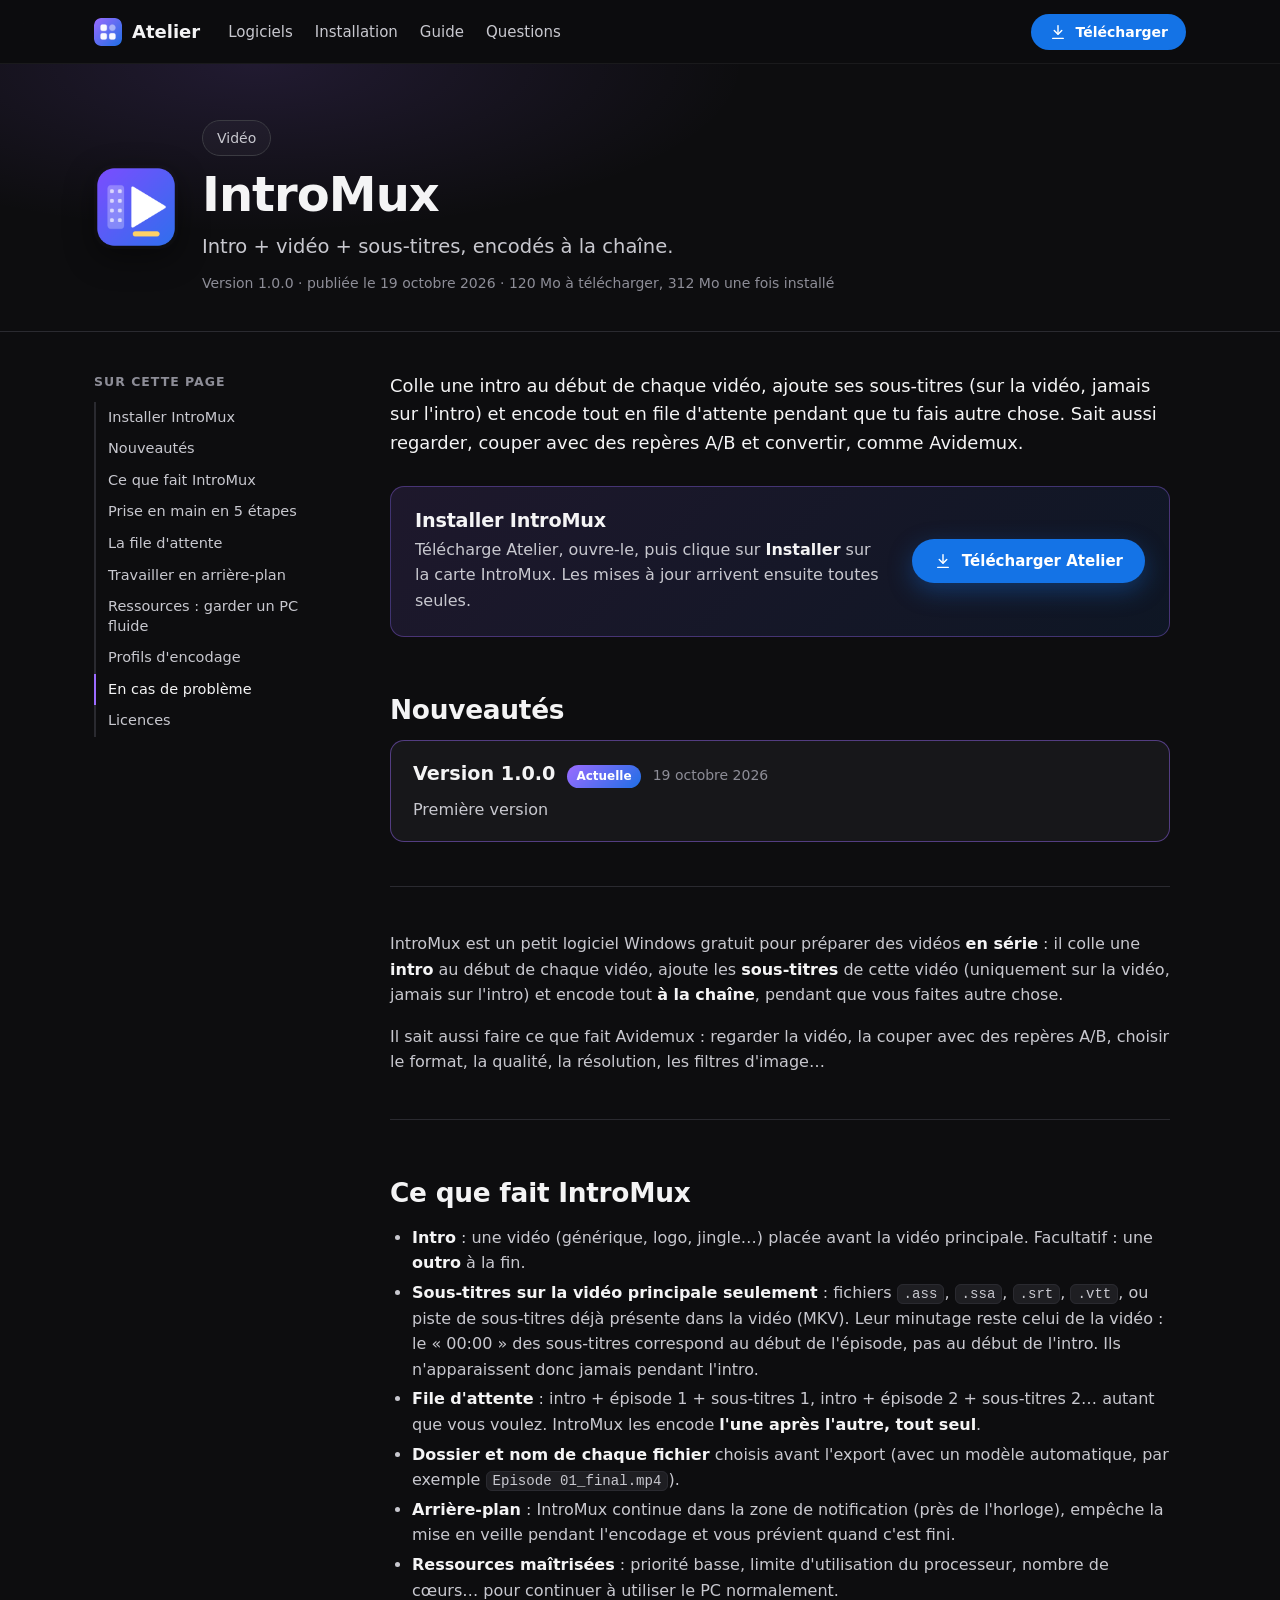
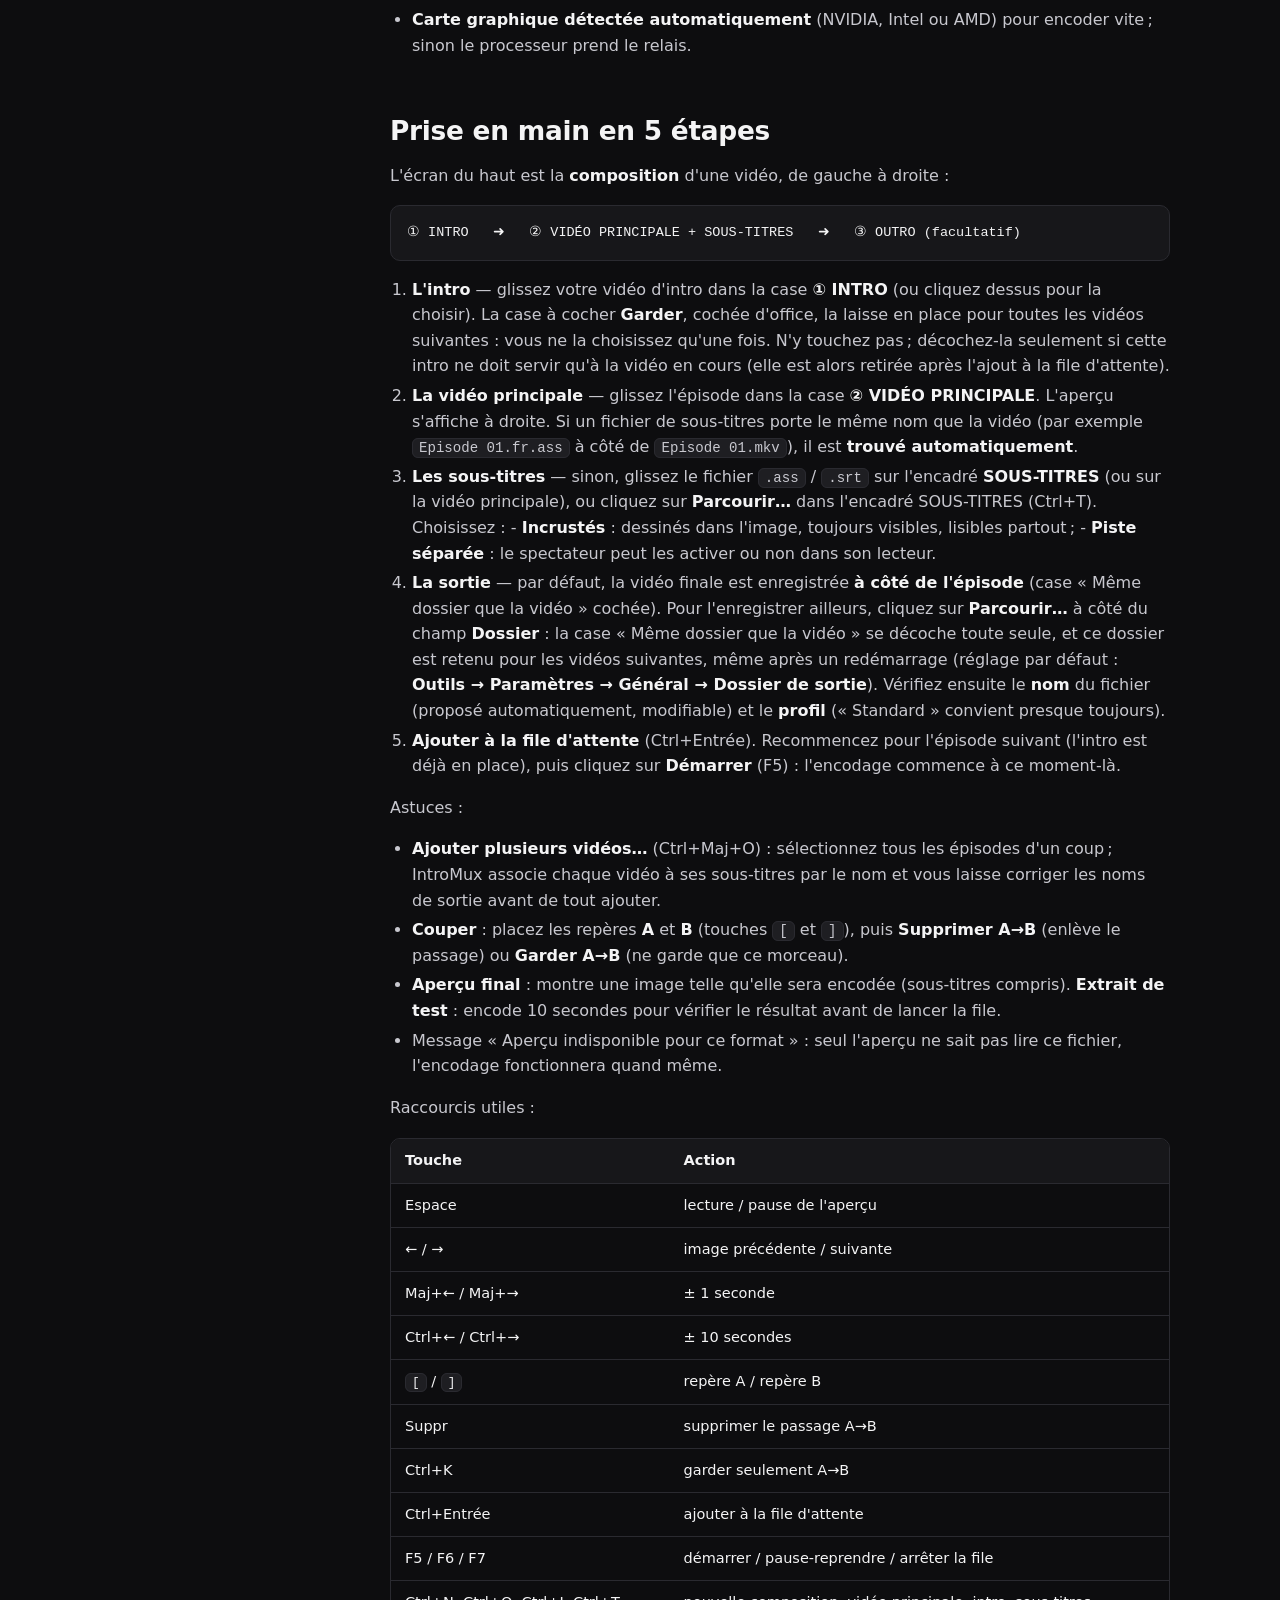
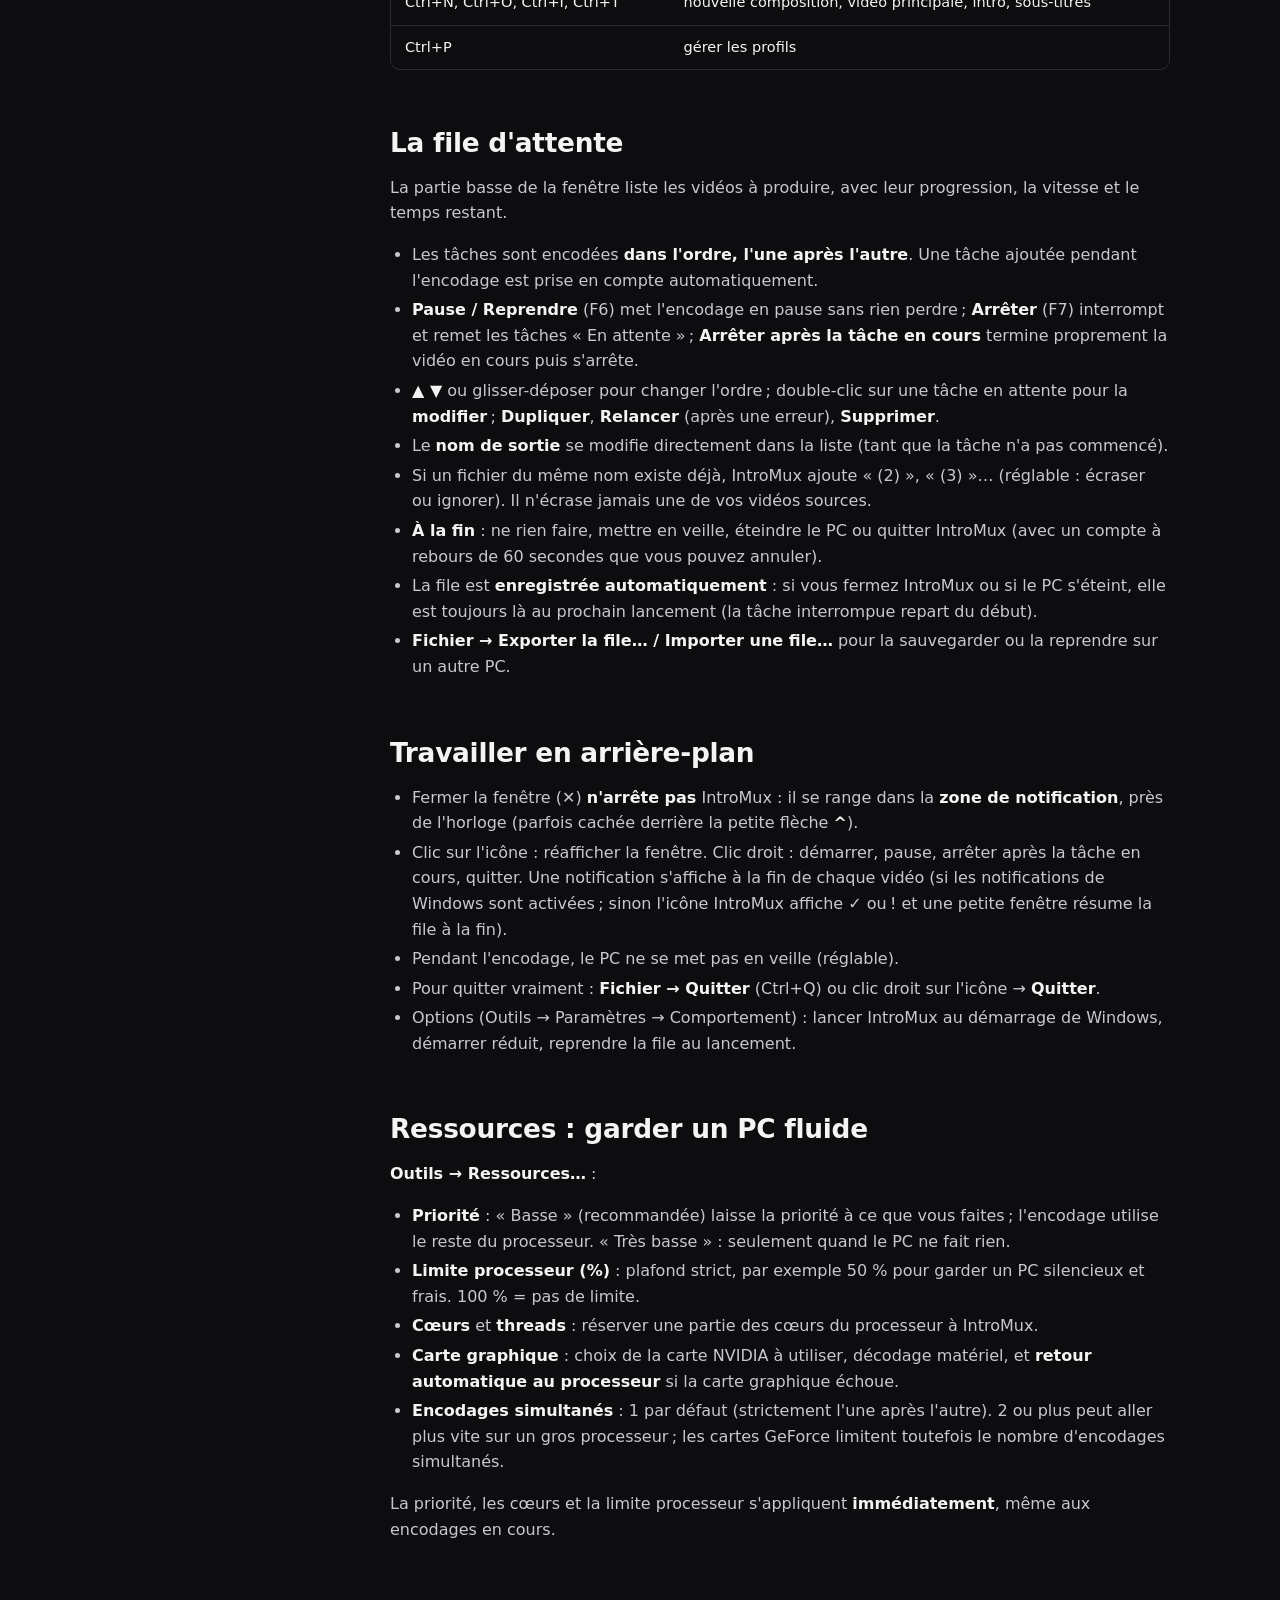
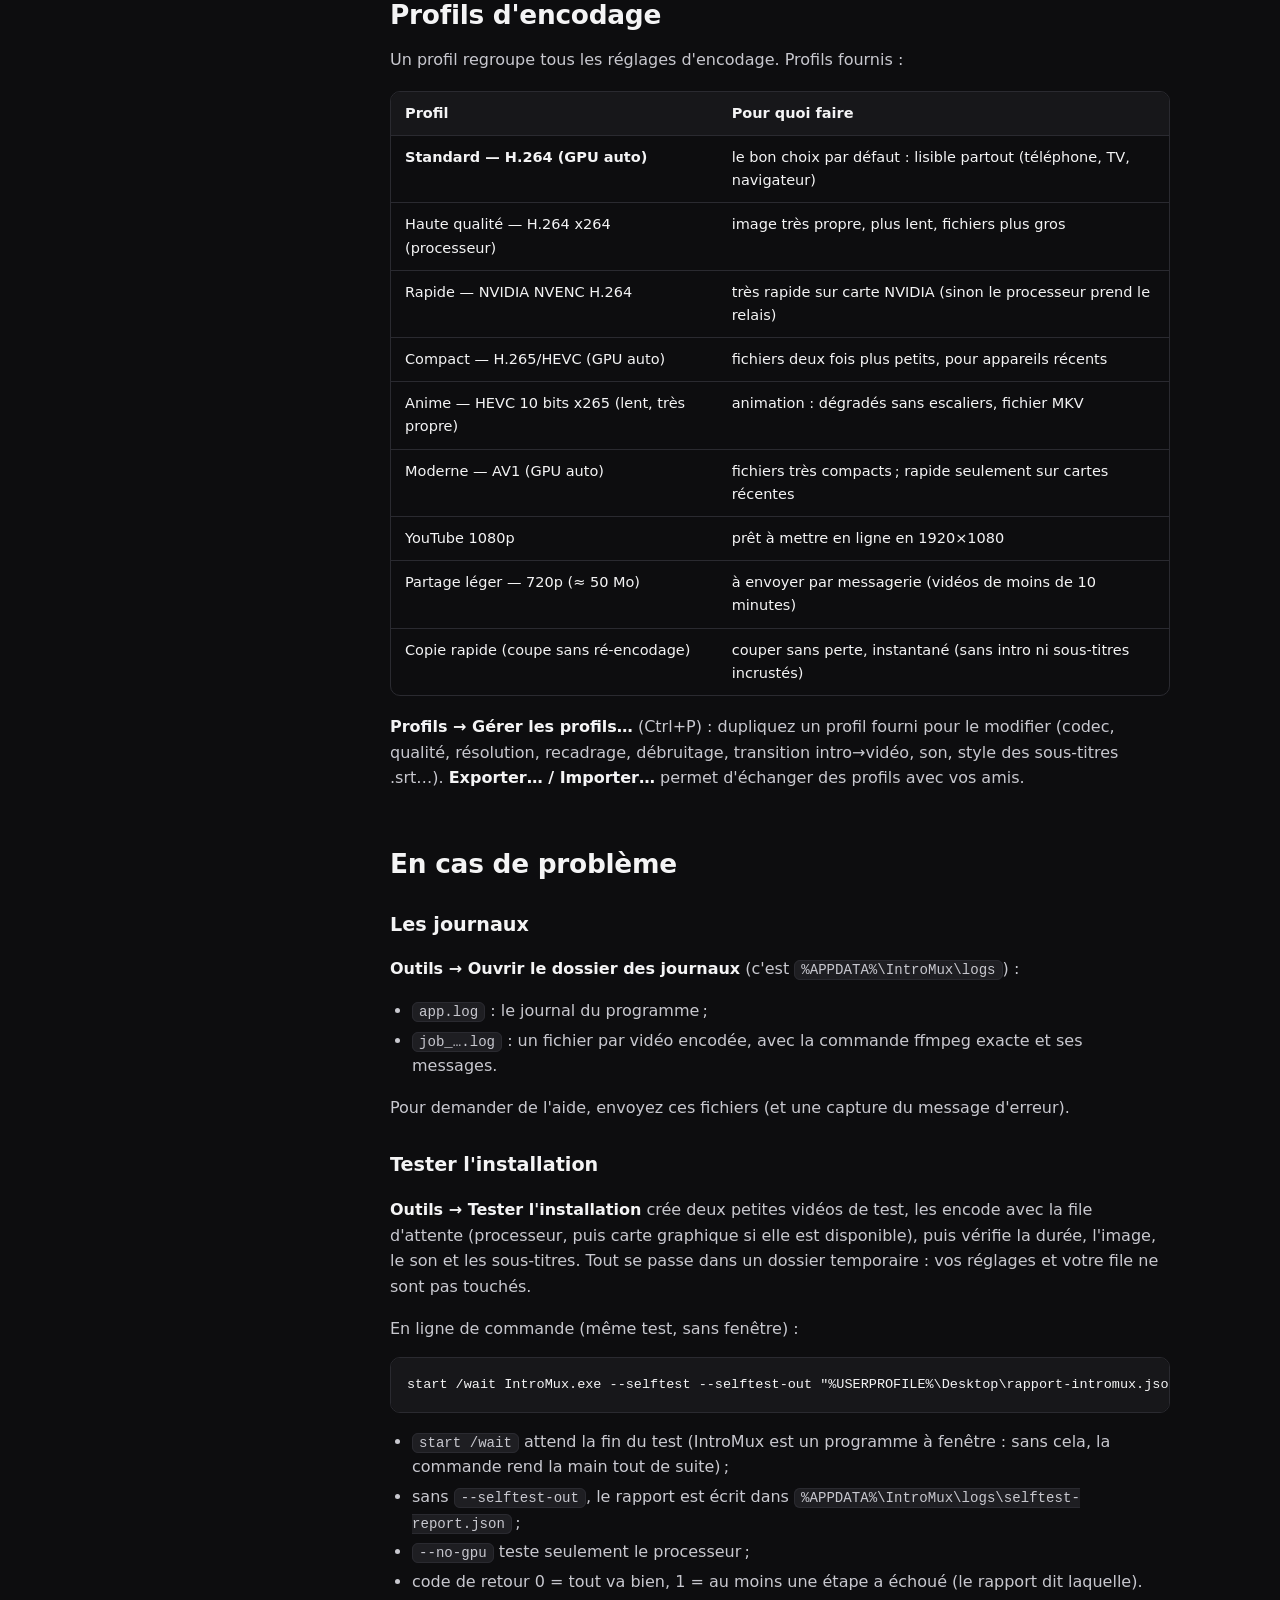
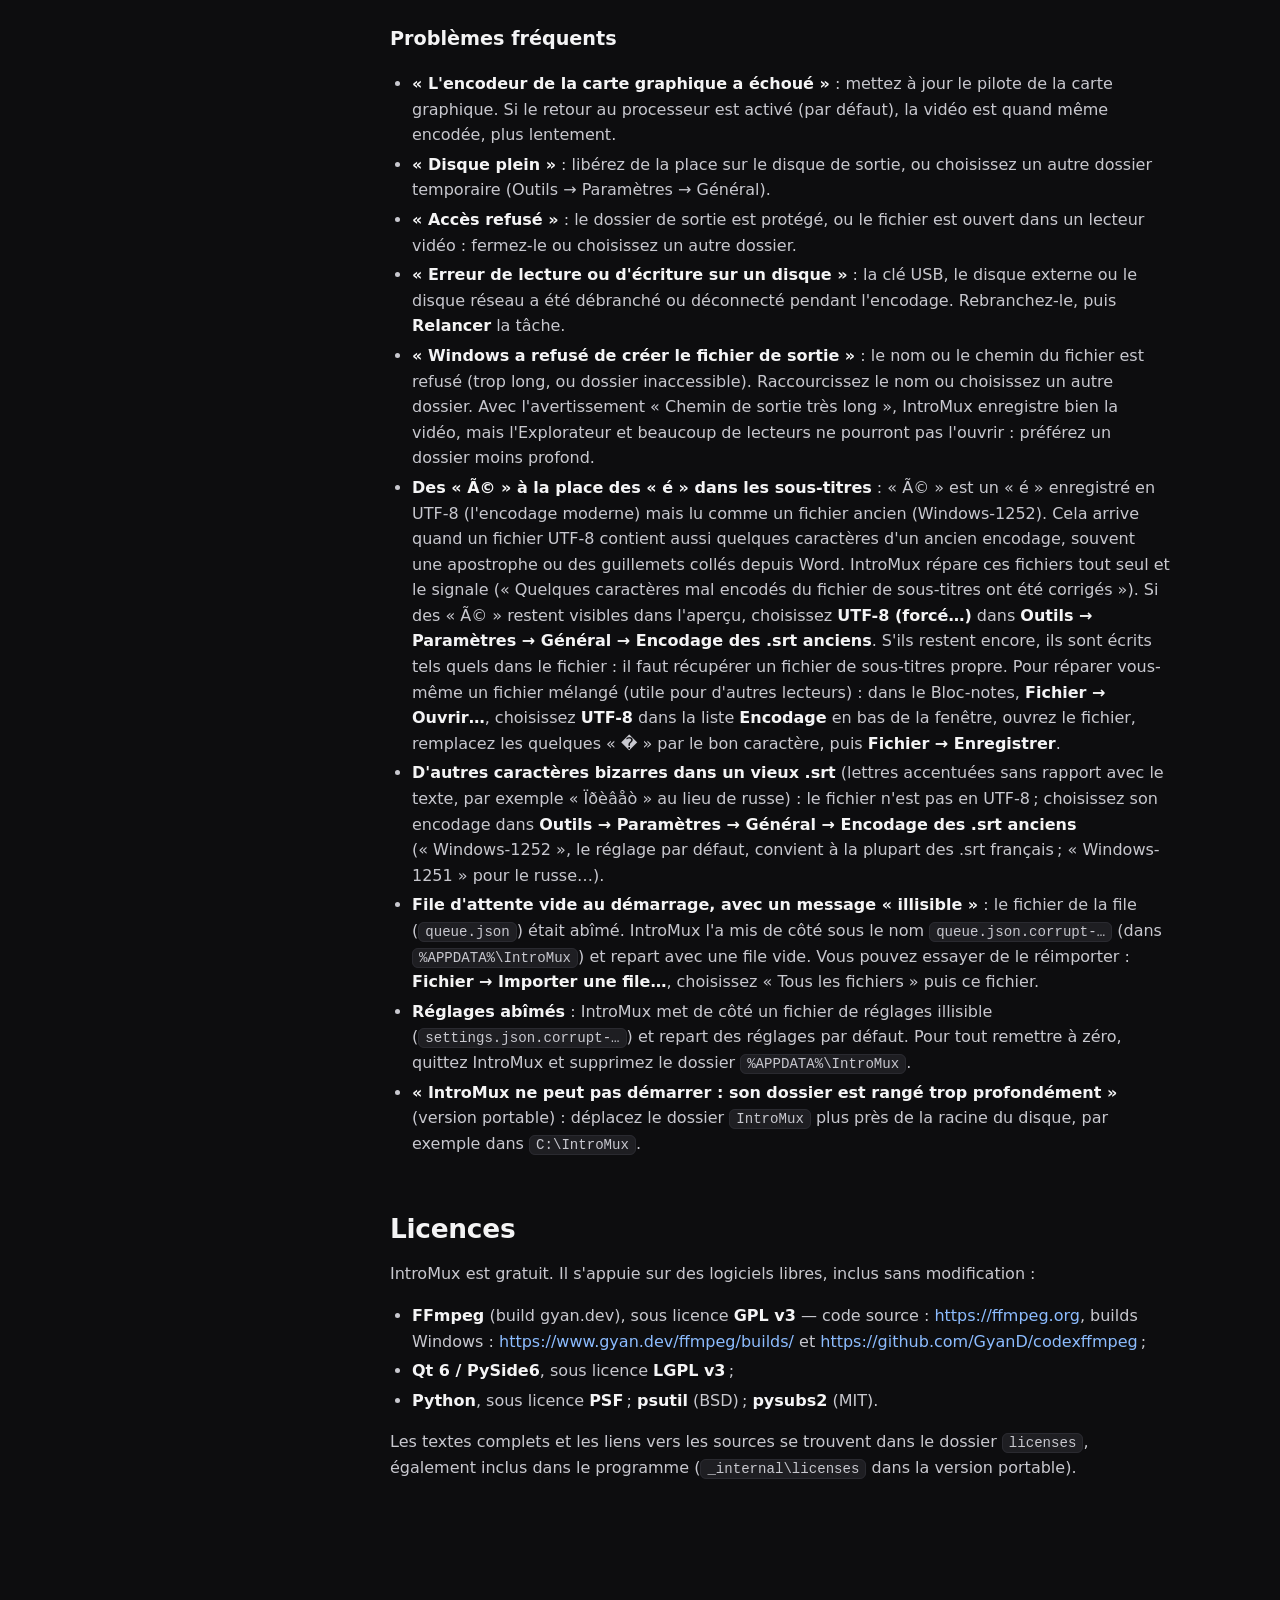
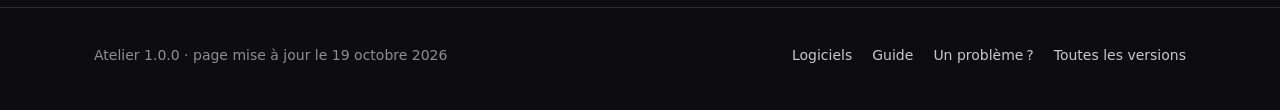
<file: intromux.html>
<!doctype html>
<html lang="fr">
<head>
<meta charset="utf-8">
<meta name="viewport" content="width=device-width, initial-scale=1">
<title>IntroMux · Atelier</title>
<meta name="description" content="Intro + vidéo + sous-titres, encodés à la chaîne. Colle une intro au début de chaque vidéo, ajoute ses sous-titres (sur la vidéo, jamais sur l&#39;intro) et encode tout en file d&#39;attente pendant que tu fais autre chose. Sait aussi regarder, couper avec des repères A/B et convertir, comme Avidemux.">
<meta name="theme-color" content="#7b5cff">
<meta property="og:type" content="website">
<meta property="og:site_name" content="Atelier">
<meta property="og:title" content="IntroMux · Atelier">
<meta property="og:description" content="Intro + vidéo + sous-titres, encodés à la chaîne. Colle une intro au début de chaque vidéo, ajoute ses sous-titres (sur la vidéo, jamais sur l&#39;intro) et encode tout en file d&#39;attente pendant que tu fais autre chose. Sait aussi regarder, couper avec des repères A/B et convertir, comme Avidemux.">
<meta property="og:image" content="https://animeespace.github.io/atelier/assets/atelier.webp">
<meta name="twitter:card" content="summary_large_image">
<link rel="icon" href="favicon.ico" sizes="any">
<link rel="icon" type="image/png" href="assets/logo.png">
<link rel="apple-touch-icon" href="assets/logo.png">
<link rel="stylesheet" href="assets/style.css?v=116b33eb">
</head>
<body class="app">
<a class="skip" href="#contenu">Aller au contenu</a>
<header class="topbar">
  <div class="container topbar-inner">
    <a class="brand" href="index.html"><img src="assets/logo.png" alt="" width="28" height="28"><span>Atelier</span></a>
    <nav class="nav" aria-label="Navigation principale">
      <a class="hide-sm" href="index.html#logiciels">Logiciels</a>
      <a class="hide-sm" href="index.html#installation">Installation</a>
      <a href="guide.html">Guide</a>
      <a class="hide-sm" href="index.html#questions">Questions</a>
    </nav>
    <a class="btn btn-primary btn-sm js-download" href="https://github.com/animeespace/atelier/releases/latest/download/Atelier-Setup.exe"><svg class="icon" width="18" height="18" viewBox="0 0 24 24" fill="none" stroke="currentColor" stroke-width="1.9" stroke-linecap="round" stroke-linejoin="round" aria-hidden="true"><path d="M12 3.5v11"/><path d="m7 10 5 5 5-5"/><path d="M5 20.5h14"/></svg><span>Télécharger</span></a>
  </div>
</header>

<main id="contenu">
<section class="page-head">
  <div class="container page-head-inner">
<img class="app-icon-lg" src="assets/apps/intromux.png" alt="" width="84" height="84">    <div>
<p class="eyebrow">Vidéo</p>      <h1>IntroMux</h1>
      <p class="lead">Intro + vidéo + sous-titres, encodés à la chaîne.</p>
      <p class="meta">Version 1.0.0 · publiée le 19 octobre 2026 · 120 Mo à télécharger, 312 Mo une fois installé</p>
    </div>
  </div>
</section>

<div class="container doc">
  <aside class="doc-nav">
    <nav aria-label="Sur cette page">
      <p class="doc-nav-title">Sur cette page</p>
      <a href="#installer">Installer IntroMux</a>
      <a href="#nouveautes">Nouveautés</a>
<a href="#ce-que-fait-intromux">Ce que fait IntroMux</a><a href="#prise-en-main-en-5-étapes">Prise en main en 5 étapes</a><a href="#la-file-dattente">La file d'attente</a><a href="#travailler-en-arrière-plan">Travailler en arrière-plan</a><a href="#ressources--garder-un-pc-fluide">Ressources : garder un PC fluide</a><a href="#profils-dencodage">Profils d'encodage</a><a href="#en-cas-de-problème">En cas de problème</a><a href="#licences">Licences</a>    </nav>
  </aside>

  <article class="prose">
    <p class="intro">Colle une intro au début de chaque vidéo, ajoute ses sous-titres (sur la vidéo, jamais sur l&#39;intro) et encode tout en file d&#39;attente pendant que tu fais autre chose. Sait aussi regarder, couper avec des repères A/B et convertir, comme Avidemux.</p>
    <div class="callout" id="installer">
      <div>
        <h2>Installer IntroMux</h2>
        <p>Télécharge Atelier, ouvre-le, puis clique sur <strong>Installer</strong> sur la carte IntroMux.
          Les mises à jour arrivent ensuite toutes seules.</p>
      </div>
      <a class="btn btn-primary js-download" href="https://github.com/animeespace/atelier/releases/latest/download/Atelier-Setup.exe"><svg class="icon" width="18" height="18" viewBox="0 0 24 24" fill="none" stroke="currentColor" stroke-width="1.9" stroke-linecap="round" stroke-linejoin="round" aria-hidden="true"><path d="M12 3.5v11"/><path d="m7 10 5 5 5-5"/><path d="M5 20.5h14"/></svg><span>Télécharger Atelier</span></a>
    </div>

    <h2 id="nouveautes">Nouveautés</h2>
    <div class="release current">
      <h3>Version 1.0.0 <span class="new">Actuelle</span><span class="date">19 octobre 2026</span></h3>
      <p>Première version</p>
    </div>

    <hr>
    <p>IntroMux est un petit logiciel Windows gratuit pour préparer des vidéos <strong>en série</strong> :
il colle une <strong>intro</strong> au début de chaque vidéo, ajoute les <strong>sous-titres</strong> de cette vidéo
(uniquement sur la vidéo, jamais sur l'intro) et encode tout <strong>à la chaîne</strong>, pendant que
vous faites autre chose.</p>
<p>Il sait aussi faire ce que fait Avidemux : regarder la vidéo, la couper avec des repères A/B,
choisir le format, la qualité, la résolution, les filtres d'image…</p>
<hr />
<h2 id="ce-que-fait-intromux">Ce que fait IntroMux</h2>
<ul>
<li><strong>Intro</strong> : une vidéo (générique, logo, jingle…) placée avant la vidéo principale.
  Facultatif : une <strong>outro</strong> à la fin.</li>
<li><strong>Sous-titres sur la vidéo principale seulement</strong> : fichiers <code>.ass</code>, <code>.ssa</code>, <code>.srt</code>, <code>.vtt</code>, ou
  piste de sous-titres déjà présente dans la vidéo (MKV). Leur minutage reste celui de la
  vidéo : le « 00:00 » des sous-titres correspond au début de l'épisode, pas au début de
  l'intro. Ils n'apparaissent donc jamais pendant l'intro.</li>
<li><strong>File d'attente</strong> : intro + épisode 1 + sous-titres 1, intro + épisode 2 + sous-titres 2…
  autant que vous voulez. IntroMux les encode <strong>l'une après l'autre, tout seul</strong>.</li>
<li><strong>Dossier et nom de chaque fichier</strong> choisis avant l'export (avec un modèle automatique,
  par exemple <code>Episode 01_final.mp4</code>).</li>
<li><strong>Arrière-plan</strong> : IntroMux continue dans la zone de notification (près de l'horloge),
  empêche la mise en veille pendant l'encodage et vous prévient quand c'est fini.</li>
<li><strong>Ressources maîtrisées</strong> : priorité basse, limite d'utilisation du processeur, nombre de
  cœurs… pour continuer à utiliser le PC normalement.</li>
<li><strong>Carte graphique détectée automatiquement</strong> (NVIDIA, Intel ou AMD) pour encoder vite ;
  sinon le processeur prend le relais.</li>
</ul>
<h2 id="prise-en-main-en-5-étapes">Prise en main en 5 étapes</h2>
<p>L'écran du haut est la <strong>composition</strong> d'une vidéo, de gauche à droite :</p>
<pre><code>① INTRO   ➜   ② VIDÉO PRINCIPALE + SOUS-TITRES   ➜   ③ OUTRO (facultatif)
</code></pre>
<ol>
<li><strong>L'intro</strong> — glissez votre vidéo d'intro dans la case <strong>① INTRO</strong> (ou cliquez dessus pour la
   choisir). La case à cocher <strong>Garder</strong>, cochée d'office, la laisse en place pour toutes les
   vidéos suivantes : vous ne la choisissez qu'une fois. N'y touchez pas ; décochez-la
   seulement si cette intro ne doit servir qu'à la vidéo en cours (elle est alors retirée après
   l'ajout à la file d'attente).</li>
<li><strong>La vidéo principale</strong> — glissez l'épisode dans la case <strong>② VIDÉO PRINCIPALE</strong>. L'aperçu
   s'affiche à droite. Si un fichier de sous-titres porte le même nom que la vidéo (par exemple
   <code>Episode 01.fr.ass</code> à côté de <code>Episode 01.mkv</code>), il est <strong>trouvé automatiquement</strong>.</li>
<li><strong>Les sous-titres</strong> — sinon, glissez le fichier <code>.ass</code> / <code>.srt</code> sur l'encadré <strong>SOUS-TITRES</strong>
   (ou sur la vidéo principale), ou cliquez sur <strong>Parcourir…</strong> dans l'encadré SOUS-TITRES
   (Ctrl+T). Choisissez :
   - <strong>Incrustés</strong> : dessinés dans l'image, toujours visibles, lisibles partout ;
   - <strong>Piste séparée</strong> : le spectateur peut les activer ou non dans son lecteur.</li>
<li><strong>La sortie</strong> — par défaut, la vidéo finale est enregistrée <strong>à côté de l'épisode</strong> (case
   « Même dossier que la vidéo » cochée). Pour l'enregistrer ailleurs, cliquez sur <strong>Parcourir…</strong>
   à côté du champ <strong>Dossier</strong> : la case « Même dossier que la vidéo » se décoche toute seule, et
   ce dossier est retenu pour les vidéos suivantes, même après un redémarrage (réglage par
   défaut : <strong>Outils → Paramètres → Général → Dossier de sortie</strong>). Vérifiez ensuite le <strong>nom</strong>
   du fichier (proposé automatiquement, modifiable) et le <strong>profil</strong> (« Standard » convient
   presque toujours).</li>
<li><strong>Ajouter à la file d'attente</strong> (Ctrl+Entrée). Recommencez pour l'épisode suivant (l'intro
   est déjà en place), puis cliquez sur <strong>Démarrer</strong> (F5) : l'encodage commence à ce moment-là.</li>
</ol>
<p>Astuces :</p>
<ul>
<li><strong>Ajouter plusieurs vidéos…</strong> (Ctrl+Maj+O) : sélectionnez tous les épisodes d'un coup ;
  IntroMux associe chaque vidéo à ses sous-titres par le nom et vous laisse corriger les noms
  de sortie avant de tout ajouter.</li>
<li><strong>Couper</strong> : placez les repères <strong>A</strong> et <strong>B</strong> (touches <code>[</code> et <code>]</code>), puis <strong>Supprimer A→B</strong>
  (enlève le passage) ou <strong>Garder A→B</strong> (ne garde que ce morceau).</li>
<li><strong>Aperçu final</strong> : montre une image telle qu'elle sera encodée (sous-titres compris).
  <strong>Extrait de test</strong> : encode 10 secondes pour vérifier le résultat avant de lancer la file.</li>
<li>Message « Aperçu indisponible pour ce format » : seul l'aperçu ne sait pas lire ce fichier,
  l'encodage fonctionnera quand même.</li>
</ul>
<p>Raccourcis utiles :</p>
<div class="table-wrap"><table>
<thead>
<tr>
<th>Touche</th>
<th>Action</th>
</tr>
</thead>
<tbody>
<tr>
<td>Espace</td>
<td>lecture / pause de l'aperçu</td>
</tr>
<tr>
<td>← / →</td>
<td>image précédente / suivante</td>
</tr>
<tr>
<td>Maj+← / Maj+→</td>
<td>± 1 seconde</td>
</tr>
<tr>
<td>Ctrl+← / Ctrl+→</td>
<td>± 10 secondes</td>
</tr>
<tr>
<td><code>[</code> / <code>]</code></td>
<td>repère A / repère B</td>
</tr>
<tr>
<td>Suppr</td>
<td>supprimer le passage A→B</td>
</tr>
<tr>
<td>Ctrl+K</td>
<td>garder seulement A→B</td>
</tr>
<tr>
<td>Ctrl+Entrée</td>
<td>ajouter à la file d'attente</td>
</tr>
<tr>
<td>F5 / F6 / F7</td>
<td>démarrer / pause-reprendre / arrêter la file</td>
</tr>
<tr>
<td>Ctrl+N, Ctrl+O, Ctrl+I, Ctrl+T</td>
<td>nouvelle composition, vidéo principale, intro, sous-titres</td>
</tr>
<tr>
<td>Ctrl+P</td>
<td>gérer les profils</td>
</tr>
</tbody>
</table></div>
<h2 id="la-file-dattente">La file d'attente</h2>
<p>La partie basse de la fenêtre liste les vidéos à produire, avec leur progression, la vitesse
et le temps restant.</p>
<ul>
<li>Les tâches sont encodées <strong>dans l'ordre, l'une après l'autre</strong>. Une tâche ajoutée pendant
  l'encodage est prise en compte automatiquement.</li>
<li><strong>Pause / Reprendre</strong> (F6) met l'encodage en pause sans rien perdre ; <strong>Arrêter</strong> (F7)
  interrompt et remet les tâches « En attente » ; <strong>Arrêter après la tâche en cours</strong> termine
  proprement la vidéo en cours puis s'arrête.</li>
<li><strong>▲ ▼</strong> ou glisser-déposer pour changer l'ordre ; double-clic sur une tâche en attente pour
  la <strong>modifier</strong> ; <strong>Dupliquer</strong>, <strong>Relancer</strong> (après une erreur), <strong>Supprimer</strong>.</li>
<li>Le <strong>nom de sortie</strong> se modifie directement dans la liste (tant que la tâche n'a pas commencé).</li>
<li>Si un fichier du même nom existe déjà, IntroMux ajoute « (2) », « (3) »… (réglable :
  écraser ou ignorer). Il n'écrase jamais une de vos vidéos sources.</li>
<li><strong>À la fin</strong> : ne rien faire, mettre en veille, éteindre le PC ou quitter IntroMux (avec un
  compte à rebours de 60 secondes que vous pouvez annuler).</li>
<li>La file est <strong>enregistrée automatiquement</strong> : si vous fermez IntroMux ou si le PC s'éteint,
  elle est toujours là au prochain lancement (la tâche interrompue repart du début).</li>
<li><strong>Fichier → Exporter la file… / Importer une file…</strong> pour la sauvegarder ou la reprendre sur
  un autre PC.</li>
</ul>
<h2 id="travailler-en-arrière-plan">Travailler en arrière-plan</h2>
<ul>
<li>Fermer la fenêtre (✕) <strong>n'arrête pas</strong> IntroMux : il se range dans la <strong>zone de
  notification</strong>, près de l'horloge (parfois cachée derrière la petite flèche <strong>^</strong>).</li>
<li>Clic sur l'icône : réafficher la fenêtre. Clic droit : démarrer, pause, arrêter après la
  tâche en cours, quitter. Une notification s'affiche à la fin de chaque vidéo (si les
  notifications de Windows sont activées ; sinon l'icône IntroMux affiche ✓ ou ! et une petite
  fenêtre résume la file à la fin).</li>
<li>Pendant l'encodage, le PC ne se met pas en veille (réglable).</li>
<li>Pour quitter vraiment : <strong>Fichier → Quitter</strong> (Ctrl+Q) ou clic droit sur l'icône →
  <strong>Quitter</strong>.</li>
<li>Options (Outils → Paramètres → Comportement) : lancer IntroMux au démarrage de Windows,
  démarrer réduit, reprendre la file au lancement.</li>
</ul>
<h2 id="ressources--garder-un-pc-fluide">Ressources : garder un PC fluide</h2>
<p><strong>Outils → Ressources…</strong> :</p>
<ul>
<li><strong>Priorité</strong> : « Basse » (recommandée) laisse la priorité à ce que vous faites ; l'encodage
  utilise le reste du processeur. « Très basse » : seulement quand le PC ne fait rien.</li>
<li><strong>Limite processeur (%)</strong> : plafond strict, par exemple 50 % pour garder un PC silencieux
  et frais. 100 % = pas de limite.</li>
<li><strong>Cœurs</strong> et <strong>threads</strong> : réserver une partie des cœurs du processeur à IntroMux.</li>
<li><strong>Carte graphique</strong> : choix de la carte NVIDIA à utiliser, décodage matériel, et <strong>retour
  automatique au processeur</strong> si la carte graphique échoue.</li>
<li><strong>Encodages simultanés</strong> : 1 par défaut (strictement l'une après l'autre). 2 ou plus peut aller
  plus vite sur un gros processeur ; les cartes GeForce limitent toutefois le nombre
  d'encodages simultanés.</li>
</ul>
<p>La priorité, les cœurs et la limite processeur s'appliquent <strong>immédiatement</strong>, même aux
encodages en cours.</p>
<h2 id="profils-dencodage">Profils d'encodage</h2>
<p>Un profil regroupe tous les réglages d'encodage. Profils fournis :</p>
<div class="table-wrap"><table>
<thead>
<tr>
<th>Profil</th>
<th>Pour quoi faire</th>
</tr>
</thead>
<tbody>
<tr>
<td><strong>Standard — H.264 (GPU auto)</strong></td>
<td>le bon choix par défaut : lisible partout (téléphone, TV, navigateur)</td>
</tr>
<tr>
<td>Haute qualité — H.264 x264 (processeur)</td>
<td>image très propre, plus lent, fichiers plus gros</td>
</tr>
<tr>
<td>Rapide — NVIDIA NVENC H.264</td>
<td>très rapide sur carte NVIDIA (sinon le processeur prend le relais)</td>
</tr>
<tr>
<td>Compact — H.265/HEVC (GPU auto)</td>
<td>fichiers deux fois plus petits, pour appareils récents</td>
</tr>
<tr>
<td>Anime — HEVC 10 bits x265 (lent, très propre)</td>
<td>animation : dégradés sans escaliers, fichier MKV</td>
</tr>
<tr>
<td>Moderne — AV1 (GPU auto)</td>
<td>fichiers très compacts ; rapide seulement sur cartes récentes</td>
</tr>
<tr>
<td>YouTube 1080p</td>
<td>prêt à mettre en ligne en 1920×1080</td>
</tr>
<tr>
<td>Partage léger — 720p (≈ 50 Mo)</td>
<td>à envoyer par messagerie (vidéos de moins de 10 minutes)</td>
</tr>
<tr>
<td>Copie rapide (coupe sans ré-encodage)</td>
<td>couper sans perte, instantané (sans intro ni sous-titres incrustés)</td>
</tr>
</tbody>
</table></div>
<p><strong>Profils → Gérer les profils…</strong> (Ctrl+P) : dupliquez un profil fourni pour le modifier
(codec, qualité, résolution, recadrage, débruitage, transition intro→vidéo, son, style des
sous-titres .srt…). <strong>Exporter… / Importer…</strong> permet d'échanger des profils avec vos amis.</p>
<h2 id="en-cas-de-problème">En cas de problème</h2>
<h3 id="les-journaux">Les journaux</h3>
<p><strong>Outils → Ouvrir le dossier des journaux</strong> (c'est <code>%APPDATA%\IntroMux\logs</code>) :</p>
<ul>
<li><code>app.log</code> : le journal du programme ;</li>
<li><code>job_….log</code> : un fichier par vidéo encodée, avec la commande ffmpeg exacte et ses messages.</li>
</ul>
<p>Pour demander de l'aide, envoyez ces fichiers (et une capture du message d'erreur).</p>
<h3 id="tester-linstallation">Tester l'installation</h3>
<p><strong>Outils → Tester l'installation</strong> crée deux petites vidéos de test, les encode avec la file
d'attente (processeur, puis carte graphique si elle est disponible), puis vérifie la durée,
l'image, le son et les sous-titres. Tout se passe dans un dossier temporaire : vos réglages et
votre file ne sont pas touchés.</p>
<p>En ligne de commande (même test, sans fenêtre) :</p>
<pre><code class="language-bat">start /wait IntroMux.exe --selftest --selftest-out &quot;%USERPROFILE%\Desktop\rapport-intromux.json&quot;
</code></pre>
<ul>
<li><code>start /wait</code> attend la fin du test (IntroMux est un programme à fenêtre : sans cela, la
  commande rend la main tout de suite) ;</li>
<li>sans <code>--selftest-out</code>, le rapport est écrit dans <code>%APPDATA%\IntroMux\logs\selftest-report.json</code> ;</li>
<li><code>--no-gpu</code> teste seulement le processeur ;</li>
<li>code de retour 0 = tout va bien, 1 = au moins une étape a échoué (le rapport dit laquelle).</li>
</ul>
<h3 id="problèmes-fréquents">Problèmes fréquents</h3>
<ul>
<li><strong>« L'encodeur de la carte graphique a échoué »</strong> : mettez à jour le pilote de la carte
  graphique. Si le retour au processeur est activé (par défaut), la vidéo est quand même
  encodée, plus lentement.</li>
<li><strong>« Disque plein »</strong> : libérez de la place sur le disque de sortie, ou choisissez un autre
  dossier temporaire (Outils → Paramètres → Général).</li>
<li><strong>« Accès refusé »</strong> : le dossier de sortie est protégé, ou le fichier est ouvert dans un
  lecteur vidéo : fermez-le ou choisissez un autre dossier.</li>
<li><strong>« Erreur de lecture ou d'écriture sur un disque »</strong> : la clé USB, le disque externe ou le
  disque réseau a été débranché ou déconnecté pendant l'encodage. Rebranchez-le, puis
  <strong>Relancer</strong> la tâche.</li>
<li><strong>« Windows a refusé de créer le fichier de sortie »</strong> : le nom ou le chemin du fichier est
  refusé (trop long, ou dossier inaccessible). Raccourcissez le nom ou choisissez un autre
  dossier. Avec l'avertissement « Chemin de sortie très long », IntroMux enregistre bien la
  vidéo, mais l'Explorateur et beaucoup de lecteurs ne pourront pas l'ouvrir : préférez un
  dossier moins profond.</li>
<li><strong>Des « Ã© » à la place des « é » dans les sous-titres</strong> : « Ã© » est un « é » enregistré en
  UTF-8 (l'encodage moderne) mais lu comme un fichier ancien (Windows-1252). Cela arrive quand un
  fichier UTF-8 contient aussi quelques caractères d'un ancien encodage, souvent une apostrophe
  ou des guillemets collés depuis Word. IntroMux répare ces fichiers tout seul et le signale
  (« Quelques caractères mal encodés du fichier de sous-titres ont été corrigés »). Si des
  « Ã© » restent visibles dans l'aperçu, choisissez <strong>UTF-8 (forcé…)</strong> dans <strong>Outils →
  Paramètres → Général → Encodage des .srt anciens</strong>. S'ils restent encore, ils sont écrits tels
  quels dans le fichier : il faut récupérer un fichier de sous-titres propre. Pour réparer
  vous-même un fichier mélangé (utile pour d'autres lecteurs) : dans le Bloc-notes, <strong>Fichier →
  Ouvrir…</strong>, choisissez <strong>UTF-8</strong> dans la liste <strong>Encodage</strong> en bas de la fenêtre, ouvrez le
  fichier, remplacez les quelques « � » par le bon caractère, puis <strong>Fichier → Enregistrer</strong>.</li>
<li><strong>D'autres caractères bizarres dans un vieux .srt</strong> (lettres accentuées sans rapport avec le
  texte, par exemple « Ïðèâåò » au lieu de russe) : le fichier n'est pas en UTF-8 ; choisissez son
  encodage dans <strong>Outils → Paramètres → Général → Encodage des .srt anciens</strong> (« Windows-1252 »,
  le réglage par défaut, convient à la plupart des .srt français ; « Windows-1251 » pour le russe…).</li>
<li><strong>File d'attente vide au démarrage, avec un message « illisible »</strong> : le fichier de la file
  (<code>queue.json</code>) était abîmé. IntroMux l'a mis de côté sous le nom <code>queue.json.corrupt-…</code> (dans
  <code>%APPDATA%\IntroMux</code>) et repart avec une file vide. Vous pouvez essayer de le réimporter :
  <strong>Fichier → Importer une file…</strong>, choisissez « Tous les fichiers » puis ce fichier.</li>
<li><strong>Réglages abîmés</strong> : IntroMux met de côté un fichier de réglages illisible
  (<code>settings.json.corrupt-…</code>) et repart des réglages par défaut. Pour tout remettre à zéro,
  quittez IntroMux et supprimez le dossier <code>%APPDATA%\IntroMux</code>.</li>
<li><strong>« IntroMux ne peut pas démarrer : son dossier est rangé trop profondément »</strong> (version
  portable) : déplacez le dossier <code>IntroMux</code> plus près de la racine du disque, par exemple dans
  <code>C:\IntroMux</code>.</li>
</ul>
<h2 id="licences">Licences</h2>
<p>IntroMux est gratuit. Il s'appuie sur des logiciels libres, inclus sans modification :</p>
<ul>
<li><strong>FFmpeg</strong> (build gyan.dev), sous licence <strong>GPL v3</strong> — code source : <a href="https://ffmpeg.org" target="_blank" rel="noopener">https://ffmpeg.org</a>,
  builds Windows : <a href="https://www.gyan.dev/ffmpeg/builds/" target="_blank" rel="noopener">https://www.gyan.dev/ffmpeg/builds/</a> et
  <a href="https://github.com/GyanD/codexffmpeg" target="_blank" rel="noopener">https://github.com/GyanD/codexffmpeg</a> ;</li>
<li><strong>Qt 6 / PySide6</strong>, sous licence <strong>LGPL v3</strong> ;</li>
<li><strong>Python</strong>, sous licence <strong>PSF</strong> ; <strong>psutil</strong> (BSD) ; <strong>pysubs2</strong> (MIT).</li>
</ul>
<p>Les textes complets et les liens vers les sources se trouvent dans le dossier
<code>licenses</code>, également inclus dans le programme
(<code>_internal\licenses</code> dans la version portable).</p>
  </article>
</div>
</main>

<footer class="footer">
  <div class="container footer-inner">
    <span>Atelier 1.0.0 · page mise à jour le 19 octobre 2026</span>
    <nav aria-label="Liens du pied de page">
      <a href="index.html#logiciels">Logiciels</a>
      <a href="guide.html">Guide</a>
      <a href="guide.html#problemes">Un problème ?</a>
      <a href="https://github.com/animeespace/atelier/releases" target="_blank" rel="noopener">Toutes les versions</a>
    </nav>
  </div>
</footer>

<div class="toast" id="toast" role="status" aria-live="polite" hidden>
  <span class="ok"><svg class="icon" width="20" height="20" viewBox="0 0 24 24" fill="none" stroke="currentColor" stroke-width="1.9" stroke-linecap="round" stroke-linejoin="round" aria-hidden="true"><path d="M20 6 9 17l-5-5"/></svg></span>
  <div>
    <strong>Le téléchargement a commencé</strong>
    <p>Ouvre <b>Atelier-Setup.exe</b> depuis tes téléchargements.
<a href="index.html#installation">Voir les étapes d'installation</a>.</p>
  </div>
  <button type="button" aria-label="Fermer"><svg class="icon" width="18" height="18" viewBox="0 0 24 24" fill="none" stroke="currentColor" stroke-width="1.9" stroke-linecap="round" stroke-linejoin="round" aria-hidden="true"><path d="M18 6 6 18M6 6l12 12"/></svg></button>
</div>
<script src="assets/site.js?v=116b33eb" defer></script>
</body>
</html>
</file>
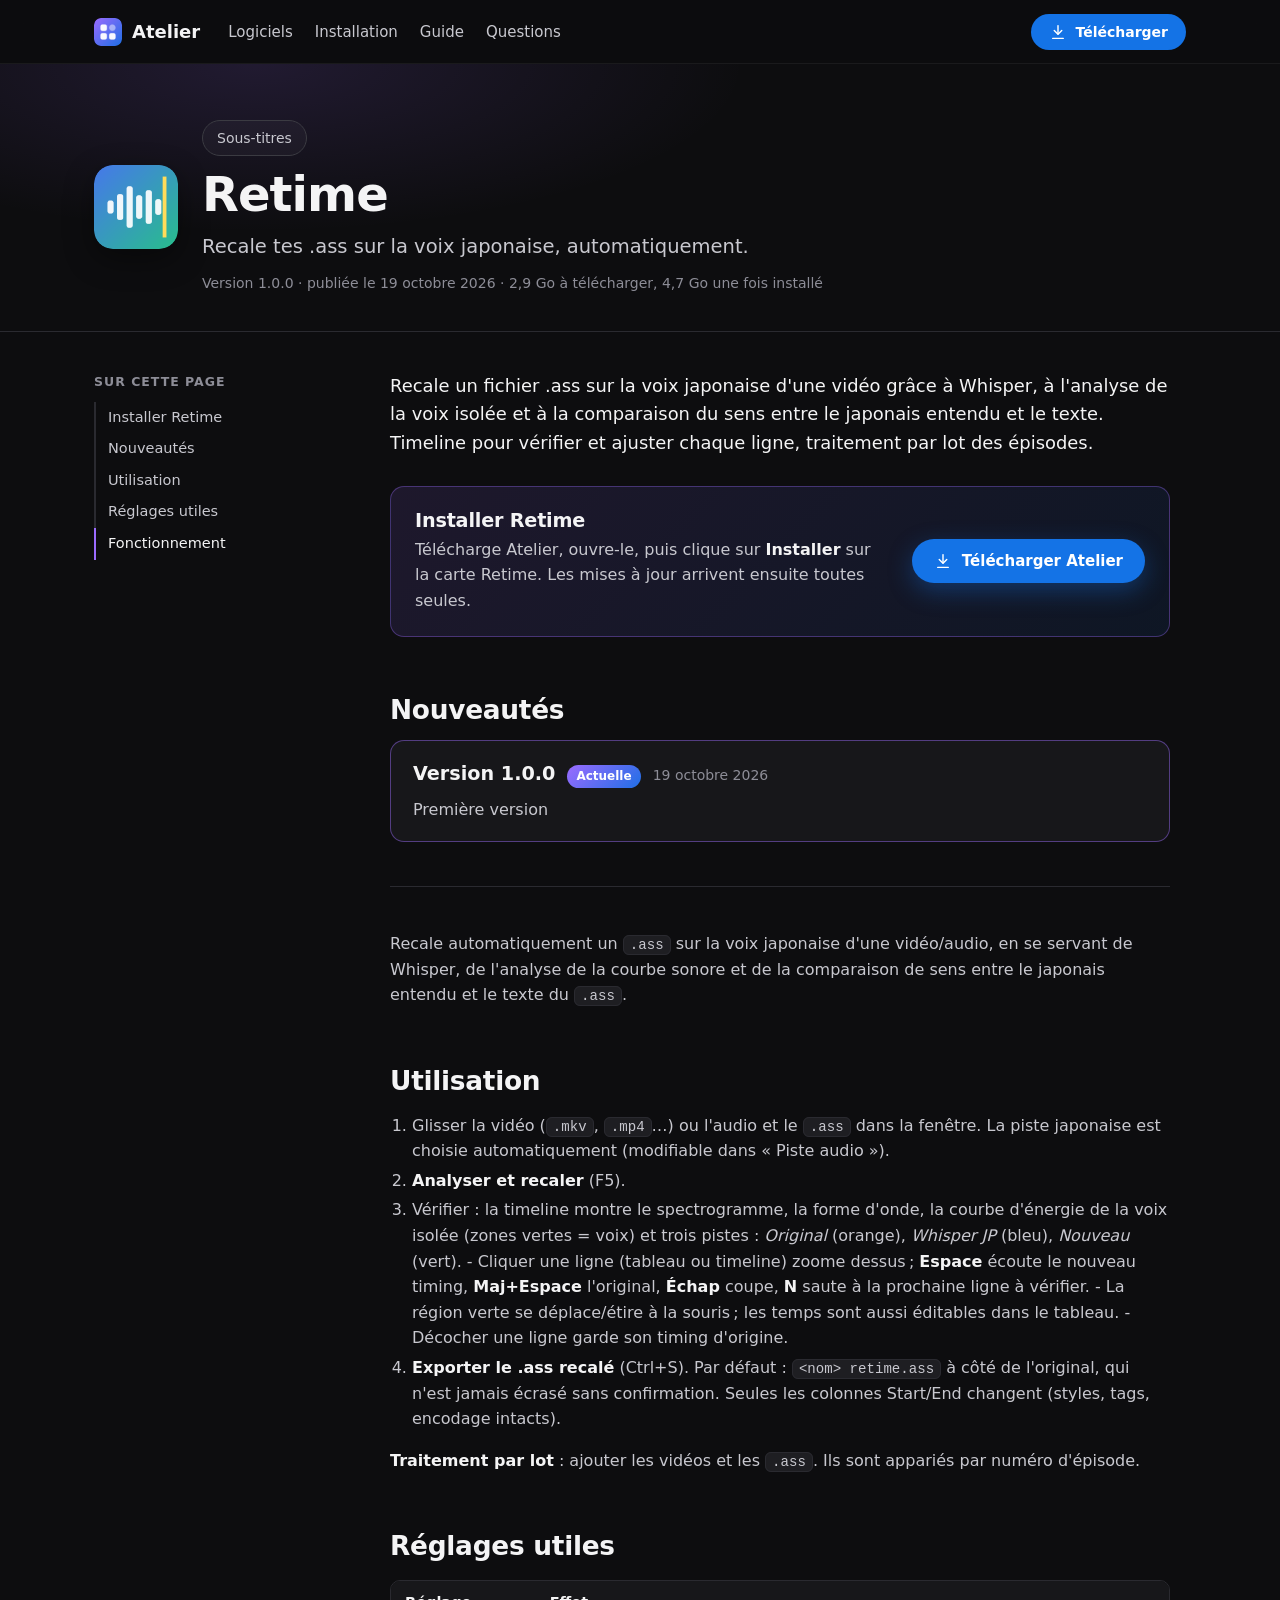
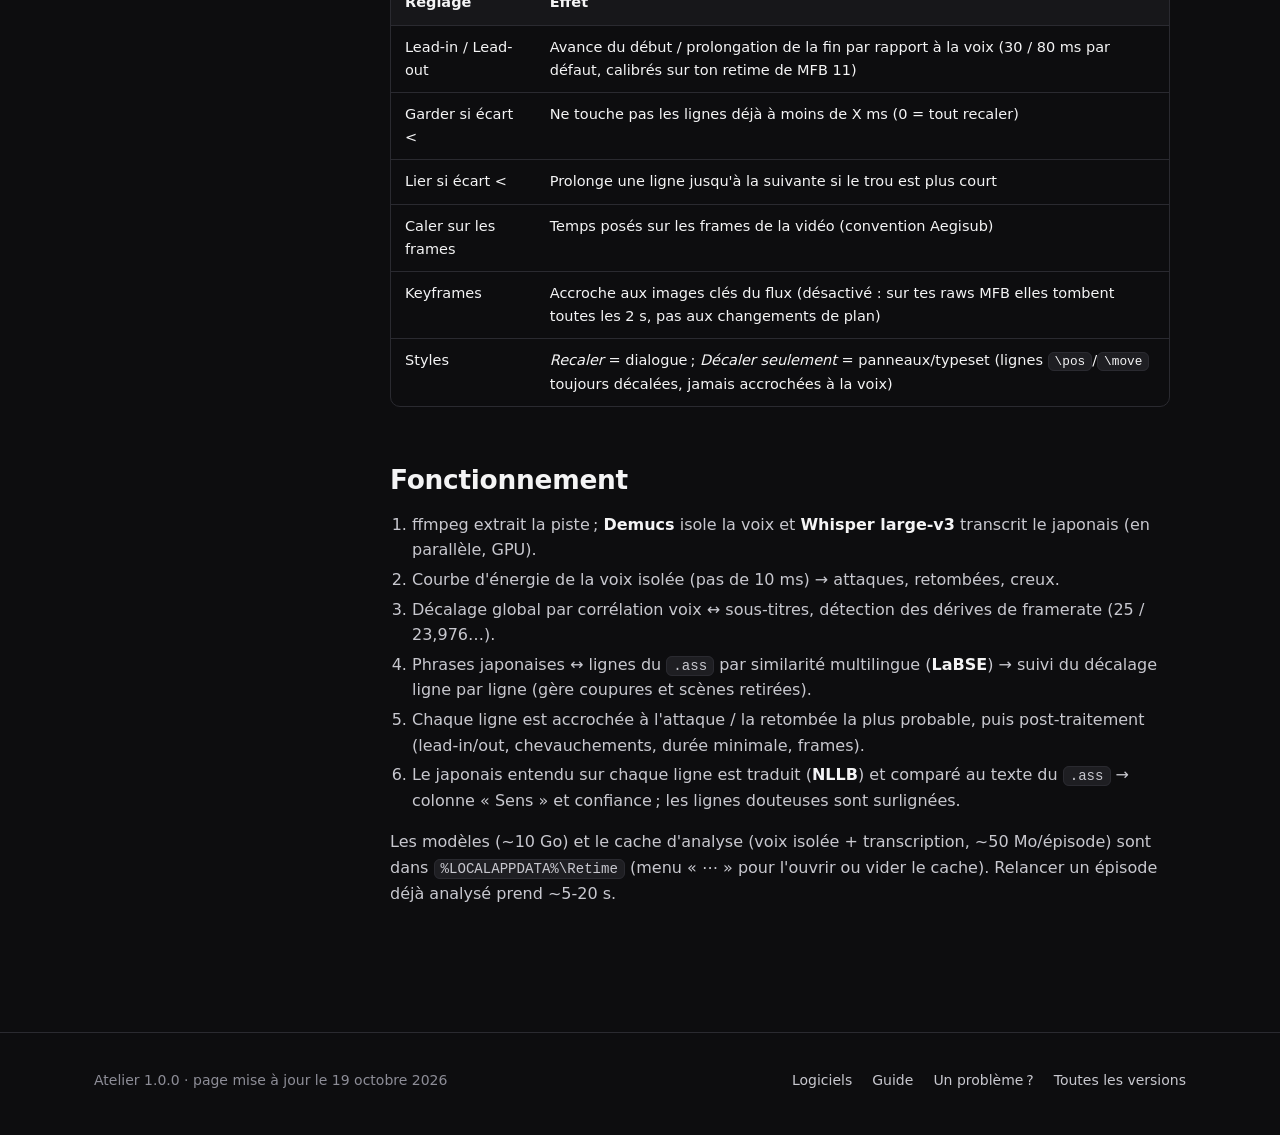
<file: retime.html>
<!doctype html>
<html lang="fr">
<head>
<meta charset="utf-8">
<meta name="viewport" content="width=device-width, initial-scale=1">
<title>Retime · Atelier</title>
<meta name="description" content="Recale tes .ass sur la voix japonaise, automatiquement. Recale un fichier .ass sur la voix japonaise d&#39;une vidéo grâce à Whisper, à l&#39;analyse de la voix isolée et à la comparaison du sens entre le japonais entendu et le texte. Timeline pour vérifier et ajuster chaque ligne, traitement par lot des épisodes.">
<meta name="theme-color" content="#7b5cff">
<meta property="og:type" content="website">
<meta property="og:site_name" content="Atelier">
<meta property="og:title" content="Retime · Atelier">
<meta property="og:description" content="Recale tes .ass sur la voix japonaise, automatiquement. Recale un fichier .ass sur la voix japonaise d&#39;une vidéo grâce à Whisper, à l&#39;analyse de la voix isolée et à la comparaison du sens entre le japonais entendu et le texte. Timeline pour vérifier et ajuster chaque ligne, traitement par lot des épisodes.">
<meta property="og:image" content="https://animeespace.github.io/atelier/assets/atelier.webp">
<meta name="twitter:card" content="summary_large_image">
<link rel="icon" href="favicon.ico" sizes="any">
<link rel="icon" type="image/png" href="assets/logo.png">
<link rel="apple-touch-icon" href="assets/logo.png">
<link rel="stylesheet" href="assets/style.css?v=116b33eb">
</head>
<body class="app">
<a class="skip" href="#contenu">Aller au contenu</a>
<header class="topbar">
  <div class="container topbar-inner">
    <a class="brand" href="index.html"><img src="assets/logo.png" alt="" width="28" height="28"><span>Atelier</span></a>
    <nav class="nav" aria-label="Navigation principale">
      <a class="hide-sm" href="index.html#logiciels">Logiciels</a>
      <a class="hide-sm" href="index.html#installation">Installation</a>
      <a href="guide.html">Guide</a>
      <a class="hide-sm" href="index.html#questions">Questions</a>
    </nav>
    <a class="btn btn-primary btn-sm js-download" href="https://github.com/animeespace/atelier/releases/latest/download/Atelier-Setup.exe"><svg class="icon" width="18" height="18" viewBox="0 0 24 24" fill="none" stroke="currentColor" stroke-width="1.9" stroke-linecap="round" stroke-linejoin="round" aria-hidden="true"><path d="M12 3.5v11"/><path d="m7 10 5 5 5-5"/><path d="M5 20.5h14"/></svg><span>Télécharger</span></a>
  </div>
</header>

<main id="contenu">
<section class="page-head">
  <div class="container page-head-inner">
<img class="app-icon-lg" src="assets/apps/retime.png" alt="" width="84" height="84">    <div>
<p class="eyebrow">Sous-titres</p>      <h1>Retime</h1>
      <p class="lead">Recale tes .ass sur la voix japonaise, automatiquement.</p>
      <p class="meta">Version 1.0.0 · publiée le 19 octobre 2026 · 2,9 Go à télécharger, 4,7 Go une fois installé</p>
    </div>
  </div>
</section>

<div class="container doc">
  <aside class="doc-nav">
    <nav aria-label="Sur cette page">
      <p class="doc-nav-title">Sur cette page</p>
      <a href="#installer">Installer Retime</a>
      <a href="#nouveautes">Nouveautés</a>
<a href="#utilisation">Utilisation</a><a href="#réglages-utiles">Réglages utiles</a><a href="#fonctionnement">Fonctionnement</a>    </nav>
  </aside>

  <article class="prose">
    <p class="intro">Recale un fichier .ass sur la voix japonaise d&#39;une vidéo grâce à Whisper, à l&#39;analyse de la voix isolée et à la comparaison du sens entre le japonais entendu et le texte. Timeline pour vérifier et ajuster chaque ligne, traitement par lot des épisodes.</p>
    <div class="callout" id="installer">
      <div>
        <h2>Installer Retime</h2>
        <p>Télécharge Atelier, ouvre-le, puis clique sur <strong>Installer</strong> sur la carte Retime.
          Les mises à jour arrivent ensuite toutes seules.</p>
      </div>
      <a class="btn btn-primary js-download" href="https://github.com/animeespace/atelier/releases/latest/download/Atelier-Setup.exe"><svg class="icon" width="18" height="18" viewBox="0 0 24 24" fill="none" stroke="currentColor" stroke-width="1.9" stroke-linecap="round" stroke-linejoin="round" aria-hidden="true"><path d="M12 3.5v11"/><path d="m7 10 5 5 5-5"/><path d="M5 20.5h14"/></svg><span>Télécharger Atelier</span></a>
    </div>

    <h2 id="nouveautes">Nouveautés</h2>
    <div class="release current">
      <h3>Version 1.0.0 <span class="new">Actuelle</span><span class="date">19 octobre 2026</span></h3>
      <p>Première version</p>
    </div>

    <hr>
    <p>Recale automatiquement un <code>.ass</code> sur la voix japonaise d'une vidéo/audio, en se servant de Whisper, de l'analyse
de la courbe sonore et de la comparaison de sens entre le japonais entendu et le texte du <code>.ass</code>.</p>
<h2 id="utilisation">Utilisation</h2>
<ol>
<li>Glisser la vidéo (<code>.mkv</code>, <code>.mp4</code>…) ou l'audio et le <code>.ass</code> dans la fenêtre. La piste japonaise est choisie
   automatiquement (modifiable dans « Piste audio »).</li>
<li><strong>Analyser et recaler</strong> (F5).</li>
<li>Vérifier : la timeline montre le spectrogramme, la forme d'onde, la courbe d'énergie de la voix isolée (zones
   vertes = voix) et trois pistes : <em>Original</em> (orange), <em>Whisper JP</em> (bleu), <em>Nouveau</em> (vert).
   - Cliquer une ligne (tableau ou timeline) zoome dessus ; <strong>Espace</strong> écoute le nouveau timing,
     <strong>Maj+Espace</strong> l'original, <strong>Échap</strong> coupe, <strong>N</strong> saute à la prochaine ligne à vérifier.
   - La région verte se déplace/étire à la souris ; les temps sont aussi éditables dans le tableau.
   - Décocher une ligne garde son timing d'origine.</li>
<li><strong>Exporter le .ass recalé</strong> (Ctrl+S). Par défaut : <code>&lt;nom&gt; retime.ass</code> à côté de l'original, qui n'est jamais
   écrasé sans confirmation. Seules les colonnes Start/End changent (styles, tags, encodage intacts).</li>
</ol>
<p><strong>Traitement par lot</strong> : ajouter les vidéos et les <code>.ass</code>. Ils sont appariés par numéro d'épisode.</p>
<h2 id="réglages-utiles">Réglages utiles</h2>
<div class="table-wrap"><table>
<thead>
<tr>
<th>Réglage</th>
<th>Effet</th>
</tr>
</thead>
<tbody>
<tr>
<td>Lead-in / Lead-out</td>
<td>Avance du début / prolongation de la fin par rapport à la voix (30 / 80 ms par défaut, calibrés sur ton retime de MFB 11)</td>
</tr>
<tr>
<td>Garder si écart &lt;</td>
<td>Ne touche pas les lignes déjà à moins de X ms (0 = tout recaler)</td>
</tr>
<tr>
<td>Lier si écart &lt;</td>
<td>Prolonge une ligne jusqu'à la suivante si le trou est plus court</td>
</tr>
<tr>
<td>Caler sur les frames</td>
<td>Temps posés sur les frames de la vidéo (convention Aegisub)</td>
</tr>
<tr>
<td>Keyframes</td>
<td>Accroche aux images clés du flux (désactivé : sur tes raws MFB elles tombent toutes les 2 s, pas aux changements de plan)</td>
</tr>
<tr>
<td>Styles</td>
<td><em>Recaler</em> = dialogue ; <em>Décaler seulement</em> = panneaux/typeset (lignes <code>\pos</code>/<code>\move</code> toujours décalées, jamais accrochées à la voix)</td>
</tr>
</tbody>
</table></div>
<h2 id="fonctionnement">Fonctionnement</h2>
<ol>
<li>ffmpeg extrait la piste ; <strong>Demucs</strong> isole la voix et <strong>Whisper large-v3</strong> transcrit le japonais (en parallèle, GPU).</li>
<li>Courbe d'énergie de la voix isolée (pas de 10 ms) → attaques, retombées, creux.</li>
<li>Décalage global par corrélation voix ↔ sous-titres, détection des dérives de framerate (25 / 23,976…).</li>
<li>Phrases japonaises ↔ lignes du <code>.ass</code> par similarité multilingue (<strong>LaBSE</strong>) → suivi du décalage ligne par
   ligne (gère coupures et scènes retirées).</li>
<li>Chaque ligne est accrochée à l'attaque / la retombée la plus probable, puis post-traitement (lead-in/out,
   chevauchements, durée minimale, frames).</li>
<li>Le japonais entendu sur chaque ligne est traduit (<strong>NLLB</strong>) et comparé au texte du <code>.ass</code> → colonne « Sens »
   et confiance ; les lignes douteuses sont surlignées.</li>
</ol>
<p>Les modèles (~10 Go) et le cache d'analyse (voix isolée + transcription, ~50 Mo/épisode) sont dans
<code>%LOCALAPPDATA%\Retime</code> (menu « ⋯ » pour l'ouvrir ou vider le cache). Relancer un épisode déjà analysé prend ~5-20 s.</p>
  </article>
</div>
</main>

<footer class="footer">
  <div class="container footer-inner">
    <span>Atelier 1.0.0 · page mise à jour le 19 octobre 2026</span>
    <nav aria-label="Liens du pied de page">
      <a href="index.html#logiciels">Logiciels</a>
      <a href="guide.html">Guide</a>
      <a href="guide.html#problemes">Un problème ?</a>
      <a href="https://github.com/animeespace/atelier/releases" target="_blank" rel="noopener">Toutes les versions</a>
    </nav>
  </div>
</footer>

<div class="toast" id="toast" role="status" aria-live="polite" hidden>
  <span class="ok"><svg class="icon" width="20" height="20" viewBox="0 0 24 24" fill="none" stroke="currentColor" stroke-width="1.9" stroke-linecap="round" stroke-linejoin="round" aria-hidden="true"><path d="M20 6 9 17l-5-5"/></svg></span>
  <div>
    <strong>Le téléchargement a commencé</strong>
    <p>Ouvre <b>Atelier-Setup.exe</b> depuis tes téléchargements.
<a href="index.html#installation">Voir les étapes d'installation</a>.</p>
  </div>
  <button type="button" aria-label="Fermer"><svg class="icon" width="18" height="18" viewBox="0 0 24 24" fill="none" stroke="currentColor" stroke-width="1.9" stroke-linecap="round" stroke-linejoin="round" aria-hidden="true"><path d="M18 6 6 18M6 6l12 12"/></svg></button>
</div>
<script src="assets/site.js?v=116b33eb" defer></script>
</body>
</html>
</file>
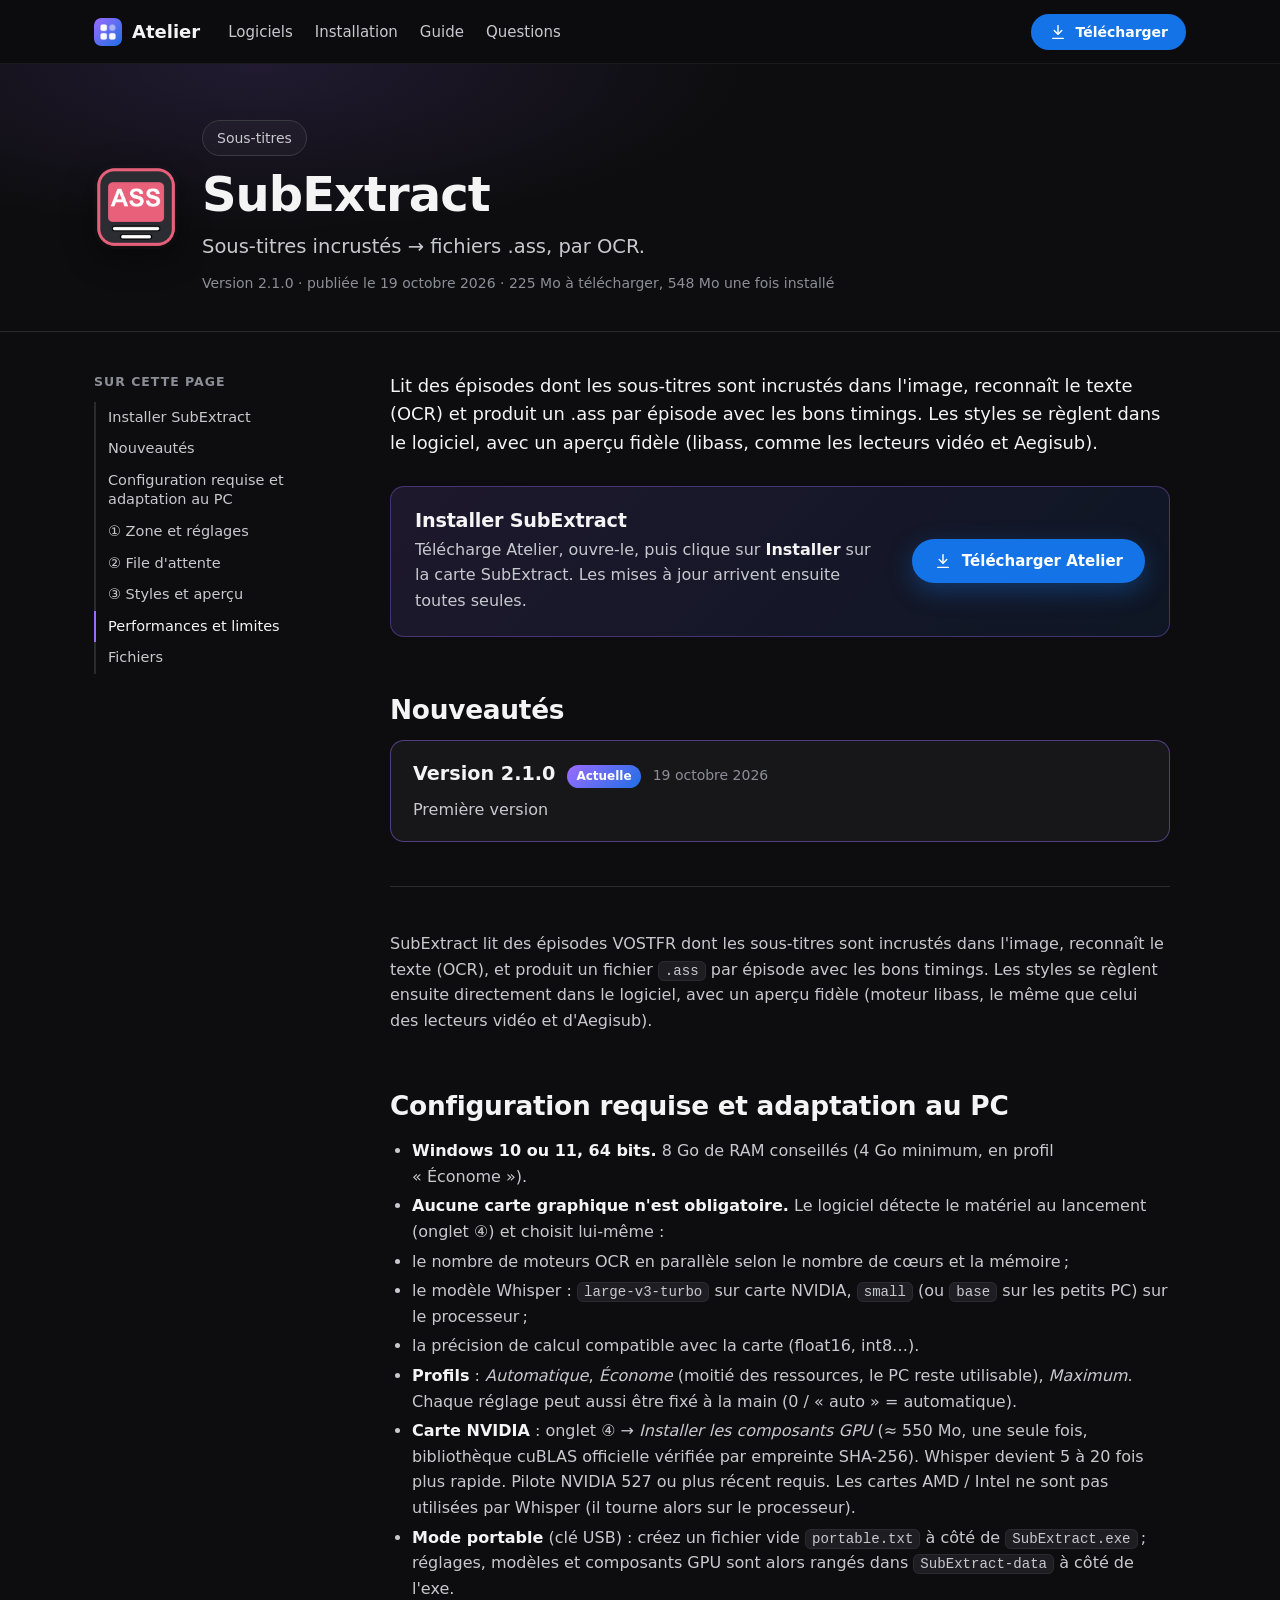
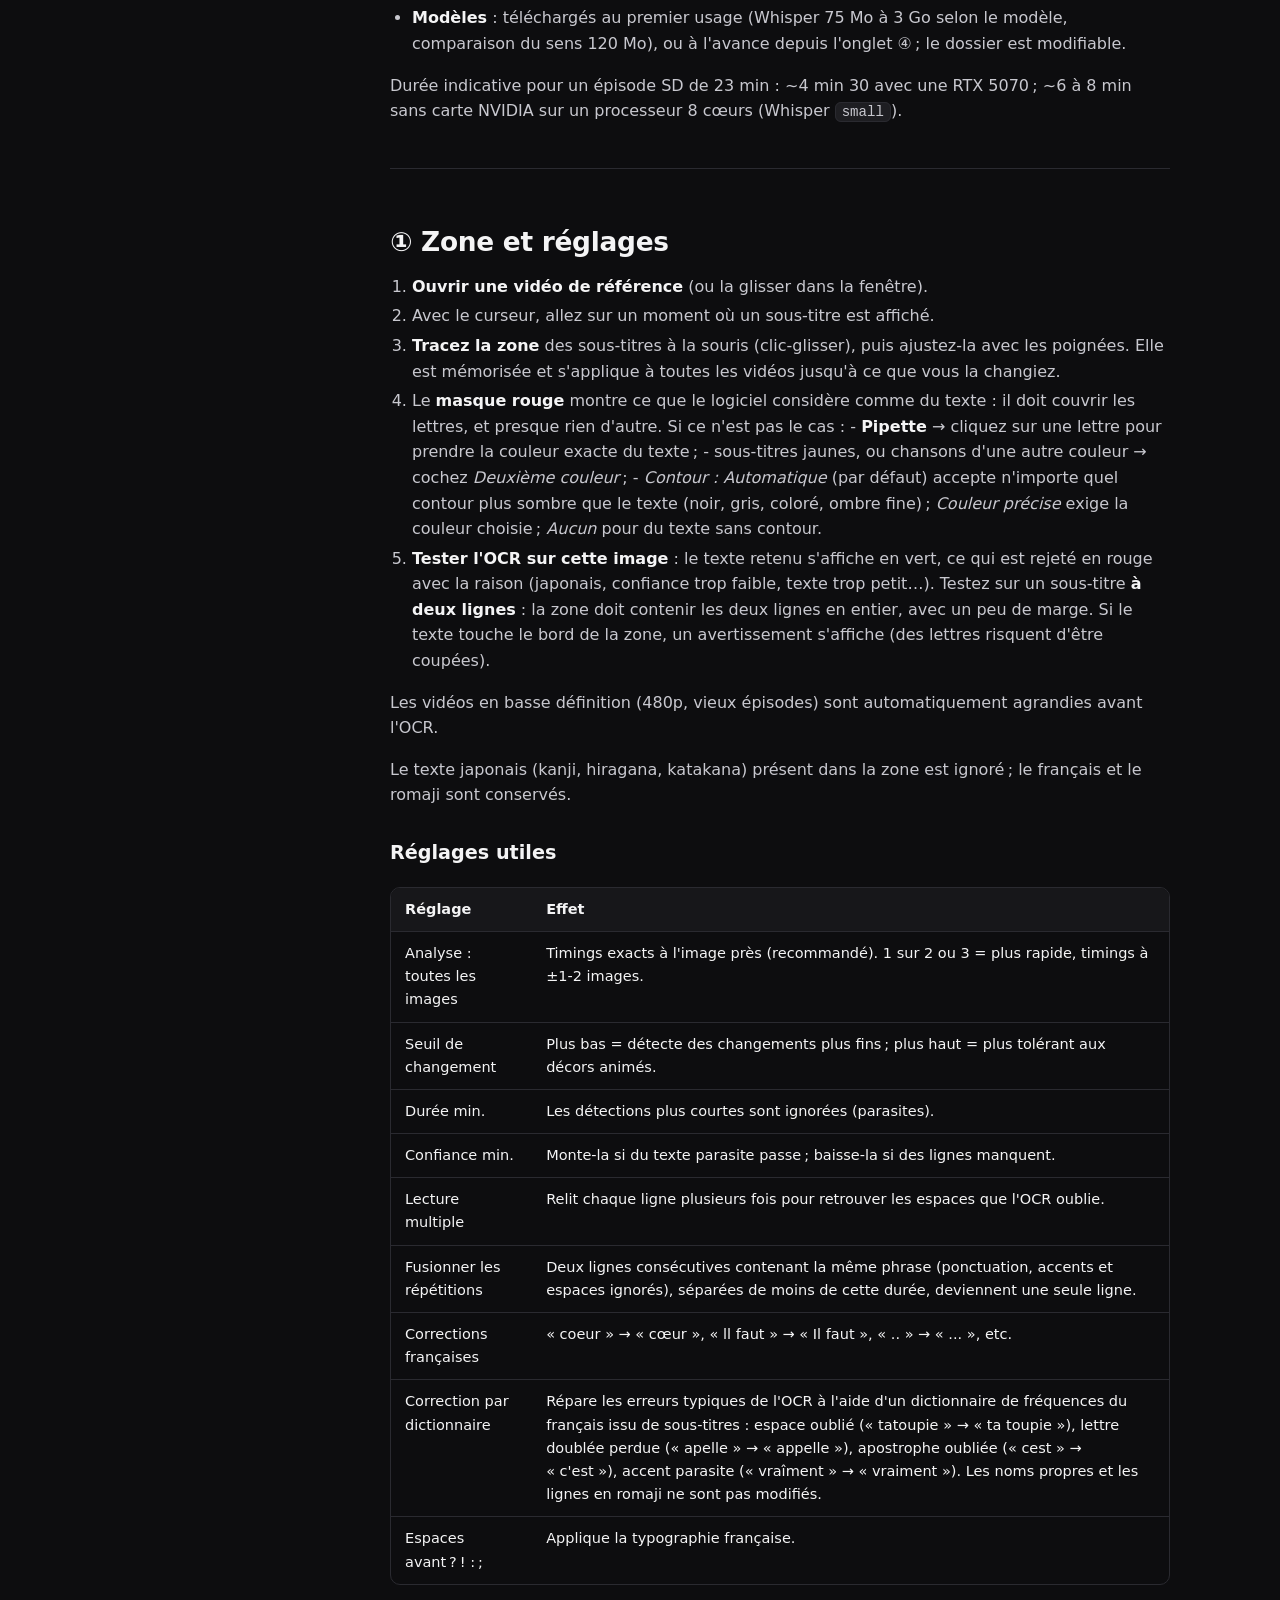
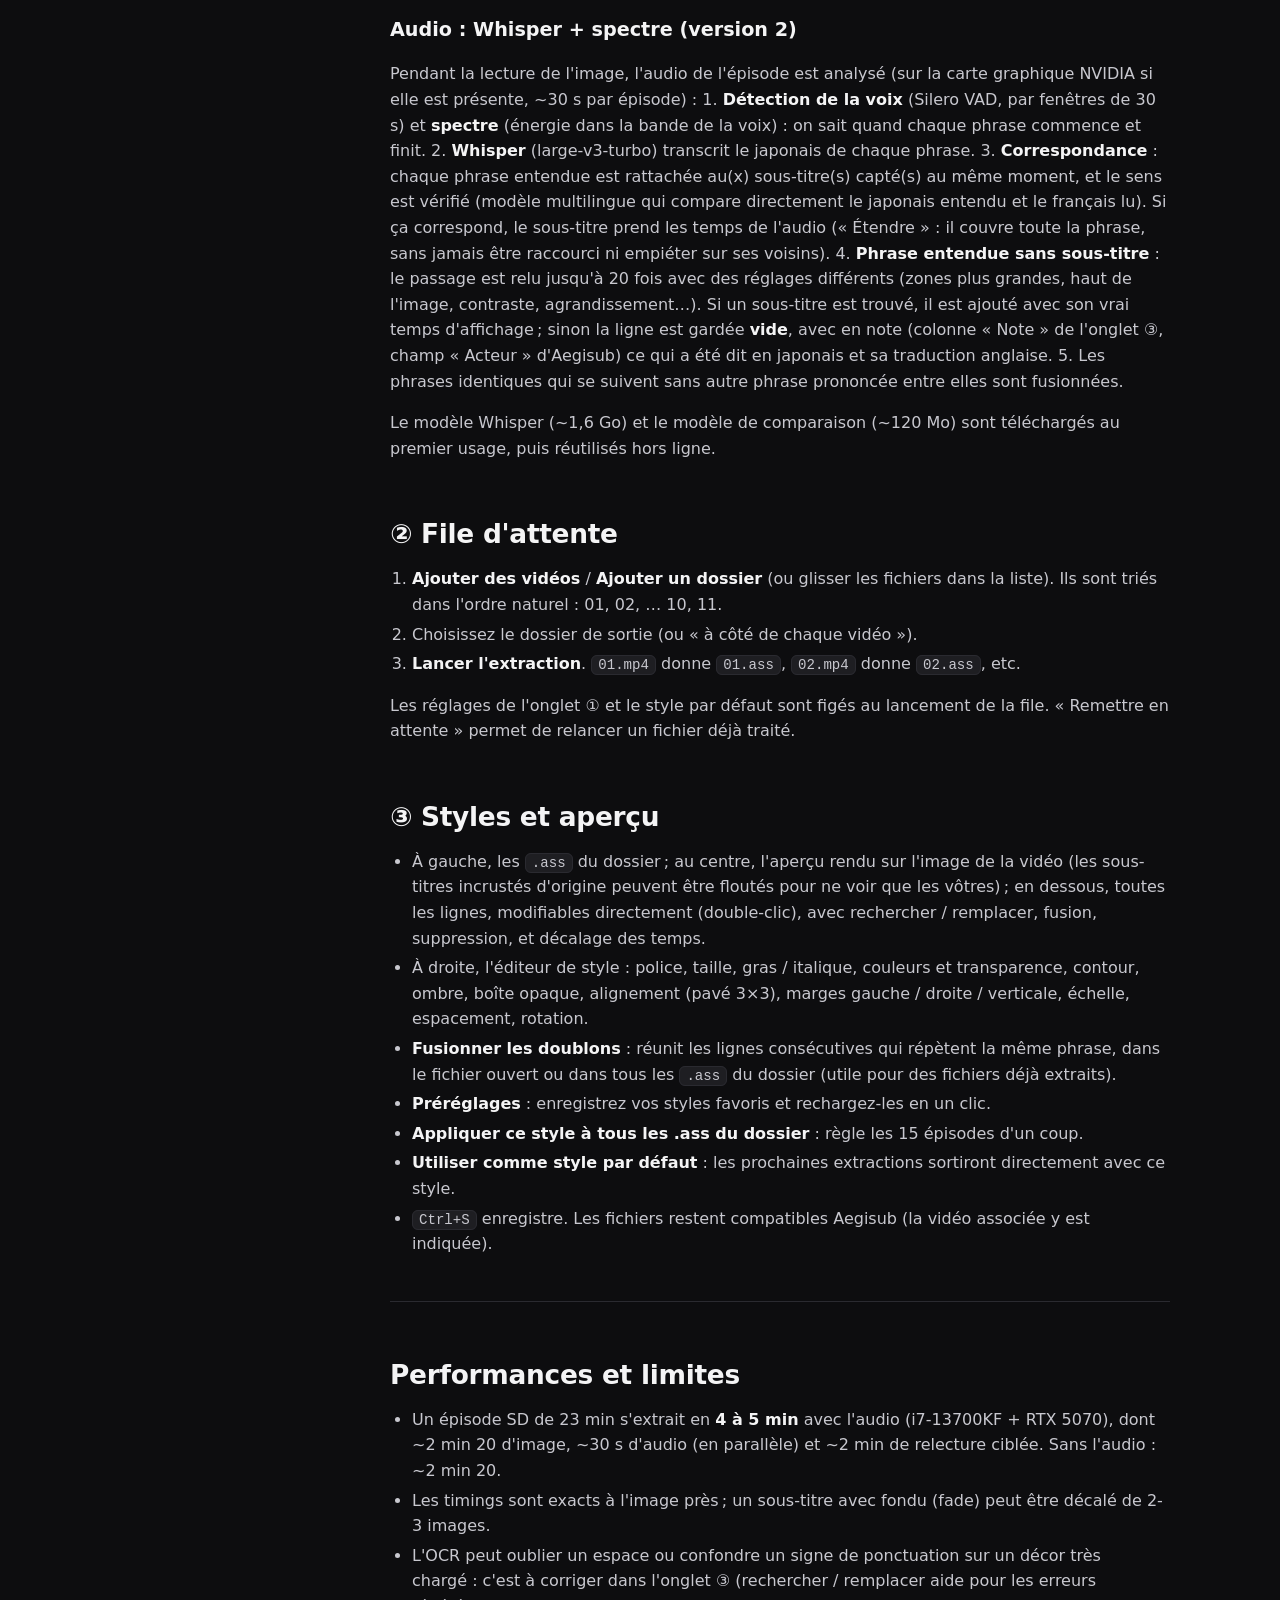
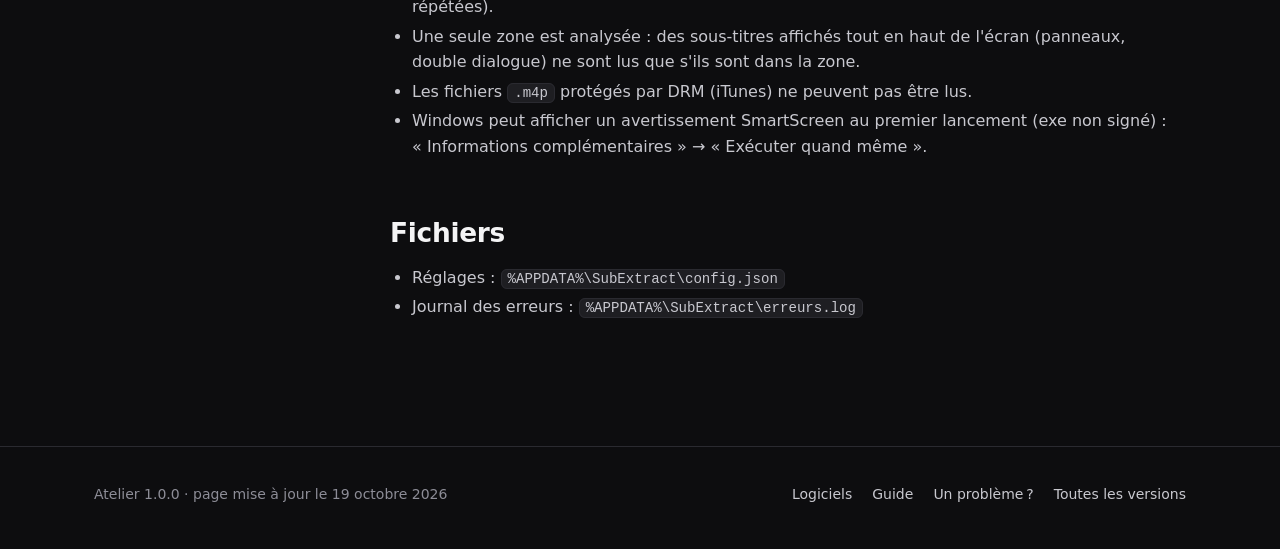
<file: subextract.html>
<!doctype html>
<html lang="fr">
<head>
<meta charset="utf-8">
<meta name="viewport" content="width=device-width, initial-scale=1">
<title>SubExtract · Atelier</title>
<meta name="description" content="Sous-titres incrustés → fichiers .ass, par OCR. Lit des épisodes dont les sous-titres sont incrustés dans l&#39;image, reconnaît le texte (OCR) et produit un .ass par épisode avec les bons timings. Les styles se règlent dans le logiciel, avec un aperçu fidèle (libass, comme les lecteurs vidéo et Aegisub).">
<meta name="theme-color" content="#7b5cff">
<meta property="og:type" content="website">
<meta property="og:site_name" content="Atelier">
<meta property="og:title" content="SubExtract · Atelier">
<meta property="og:description" content="Sous-titres incrustés → fichiers .ass, par OCR. Lit des épisodes dont les sous-titres sont incrustés dans l&#39;image, reconnaît le texte (OCR) et produit un .ass par épisode avec les bons timings. Les styles se règlent dans le logiciel, avec un aperçu fidèle (libass, comme les lecteurs vidéo et Aegisub).">
<meta property="og:image" content="https://animeespace.github.io/atelier/assets/atelier.webp">
<meta name="twitter:card" content="summary_large_image">
<link rel="icon" href="favicon.ico" sizes="any">
<link rel="icon" type="image/png" href="assets/logo.png">
<link rel="apple-touch-icon" href="assets/logo.png">
<link rel="stylesheet" href="assets/style.css?v=116b33eb">
</head>
<body class="app">
<a class="skip" href="#contenu">Aller au contenu</a>
<header class="topbar">
  <div class="container topbar-inner">
    <a class="brand" href="index.html"><img src="assets/logo.png" alt="" width="28" height="28"><span>Atelier</span></a>
    <nav class="nav" aria-label="Navigation principale">
      <a class="hide-sm" href="index.html#logiciels">Logiciels</a>
      <a class="hide-sm" href="index.html#installation">Installation</a>
      <a href="guide.html">Guide</a>
      <a class="hide-sm" href="index.html#questions">Questions</a>
    </nav>
    <a class="btn btn-primary btn-sm js-download" href="https://github.com/animeespace/atelier/releases/latest/download/Atelier-Setup.exe"><svg class="icon" width="18" height="18" viewBox="0 0 24 24" fill="none" stroke="currentColor" stroke-width="1.9" stroke-linecap="round" stroke-linejoin="round" aria-hidden="true"><path d="M12 3.5v11"/><path d="m7 10 5 5 5-5"/><path d="M5 20.5h14"/></svg><span>Télécharger</span></a>
  </div>
</header>

<main id="contenu">
<section class="page-head">
  <div class="container page-head-inner">
<img class="app-icon-lg" src="assets/apps/subextract.png" alt="" width="84" height="84">    <div>
<p class="eyebrow">Sous-titres</p>      <h1>SubExtract</h1>
      <p class="lead">Sous-titres incrustés → fichiers .ass, par OCR.</p>
      <p class="meta">Version 2.1.0 · publiée le 19 octobre 2026 · 225 Mo à télécharger, 548 Mo une fois installé</p>
    </div>
  </div>
</section>

<div class="container doc">
  <aside class="doc-nav">
    <nav aria-label="Sur cette page">
      <p class="doc-nav-title">Sur cette page</p>
      <a href="#installer">Installer SubExtract</a>
      <a href="#nouveautes">Nouveautés</a>
<a href="#configuration-requise-et-adaptation-au-pc">Configuration requise et adaptation au PC</a><a href="#①-zone-et-réglages">① Zone et réglages</a><a href="#②-file-dattente">② File d'attente</a><a href="#③-styles-et-aperçu">③ Styles et aperçu</a><a href="#performances-et-limites">Performances et limites</a><a href="#fichiers">Fichiers</a>    </nav>
  </aside>

  <article class="prose">
    <p class="intro">Lit des épisodes dont les sous-titres sont incrustés dans l&#39;image, reconnaît le texte (OCR) et produit un .ass par épisode avec les bons timings. Les styles se règlent dans le logiciel, avec un aperçu fidèle (libass, comme les lecteurs vidéo et Aegisub).</p>
    <div class="callout" id="installer">
      <div>
        <h2>Installer SubExtract</h2>
        <p>Télécharge Atelier, ouvre-le, puis clique sur <strong>Installer</strong> sur la carte SubExtract.
          Les mises à jour arrivent ensuite toutes seules.</p>
      </div>
      <a class="btn btn-primary js-download" href="https://github.com/animeespace/atelier/releases/latest/download/Atelier-Setup.exe"><svg class="icon" width="18" height="18" viewBox="0 0 24 24" fill="none" stroke="currentColor" stroke-width="1.9" stroke-linecap="round" stroke-linejoin="round" aria-hidden="true"><path d="M12 3.5v11"/><path d="m7 10 5 5 5-5"/><path d="M5 20.5h14"/></svg><span>Télécharger Atelier</span></a>
    </div>

    <h2 id="nouveautes">Nouveautés</h2>
    <div class="release current">
      <h3>Version 2.1.0 <span class="new">Actuelle</span><span class="date">19 octobre 2026</span></h3>
      <p>Première version</p>
    </div>

    <hr>
    <p>SubExtract lit des épisodes VOSTFR dont les sous-titres sont incrustés dans l'image,
reconnaît le texte (OCR), et produit un fichier <code>.ass</code> par épisode avec les bons timings.
Les styles se règlent ensuite directement dans le logiciel, avec un aperçu fidèle (moteur libass,
le même que celui des lecteurs vidéo et d'Aegisub).</p>
<h2 id="configuration-requise-et-adaptation-au-pc">Configuration requise et adaptation au PC</h2>
<ul>
<li><strong>Windows 10 ou 11, 64 bits.</strong> 8 Go de RAM conseillés (4 Go minimum, en profil « Économe »).</li>
<li><strong>Aucune carte graphique n'est obligatoire.</strong> Le logiciel détecte le matériel au lancement
  (onglet ④) et choisit lui-même :</li>
<li>le nombre de moteurs OCR en parallèle selon le nombre de cœurs et la mémoire ;</li>
<li>le modèle Whisper : <code>large-v3-turbo</code> sur carte NVIDIA, <code>small</code> (ou <code>base</code> sur les petits PC)
    sur le processeur ;</li>
<li>la précision de calcul compatible avec la carte (float16, int8…).</li>
<li><strong>Profils</strong> : <em>Automatique</em>, <em>Économe</em> (moitié des ressources, le PC reste utilisable),
  <em>Maximum</em>. Chaque réglage peut aussi être fixé à la main (0 / « auto » = automatique).</li>
<li><strong>Carte NVIDIA</strong> : onglet ④ → <em>Installer les composants GPU</em> (≈ 550 Mo, une seule fois,
  bibliothèque cuBLAS officielle vérifiée par empreinte SHA-256). Whisper devient 5 à 20 fois
  plus rapide. Pilote NVIDIA 527 ou plus récent requis. Les cartes AMD / Intel ne sont pas
  utilisées par Whisper (il tourne alors sur le processeur).</li>
<li><strong>Mode portable</strong> (clé USB) : créez un fichier vide <code>portable.txt</code> à côté de <code>SubExtract.exe</code> ;
  réglages, modèles et composants GPU sont alors rangés dans <code>SubExtract-data</code> à côté de l'exe.</li>
<li><strong>Modèles</strong> : téléchargés au premier usage (Whisper 75 Mo à 3 Go selon le modèle, comparaison
  du sens 120 Mo), ou à l'avance depuis l'onglet ④ ; le dossier est modifiable.</li>
</ul>
<p>Durée indicative pour un épisode SD de 23 min : ~4 min 30 avec une RTX 5070 ; ~6 à 8 min sans
carte NVIDIA sur un processeur 8 cœurs (Whisper <code>small</code>).</p>
<hr />
<h2 id="①-zone-et-réglages">① Zone et réglages</h2>
<ol>
<li><strong>Ouvrir une vidéo de référence</strong> (ou la glisser dans la fenêtre).</li>
<li>Avec le curseur, allez sur un moment où un sous-titre est affiché.</li>
<li><strong>Tracez la zone</strong> des sous-titres à la souris (clic-glisser), puis ajustez-la avec les poignées.
   Elle est mémorisée et s'applique à toutes les vidéos jusqu'à ce que vous la changiez.</li>
<li>Le <strong>masque rouge</strong> montre ce que le logiciel considère comme du texte : il doit couvrir
   les lettres, et presque rien d'autre. Si ce n'est pas le cas :
   - <strong>Pipette</strong> → cliquez sur une lettre pour prendre la couleur exacte du texte ;
   - sous-titres jaunes, ou chansons d'une autre couleur → cochez <em>Deuxième couleur</em> ;
   - <em>Contour : Automatique</em> (par défaut) accepte n'importe quel contour plus sombre que le texte
     (noir, gris, coloré, ombre fine) ; <em>Couleur précise</em> exige la couleur choisie ; <em>Aucun</em> pour
     du texte sans contour.</li>
<li><strong>Tester l'OCR sur cette image</strong> : le texte retenu s'affiche en vert, ce qui est rejeté
   en rouge avec la raison (japonais, confiance trop faible, texte trop petit…).
   Testez sur un sous-titre <strong>à deux lignes</strong> : la zone doit contenir les deux lignes en entier,
   avec un peu de marge. Si le texte touche le bord de la zone, un avertissement s'affiche
   (des lettres risquent d'être coupées).</li>
</ol>
<p>Les vidéos en basse définition (480p, vieux épisodes) sont automatiquement agrandies avant l'OCR.</p>
<p>Le texte japonais (kanji, hiragana, katakana) présent dans la zone est ignoré ;
le français et le romaji sont conservés.</p>
<h3 id="réglages-utiles">Réglages utiles</h3>
<div class="table-wrap"><table>
<thead>
<tr>
<th>Réglage</th>
<th>Effet</th>
</tr>
</thead>
<tbody>
<tr>
<td>Analyse : toutes les images</td>
<td>Timings exacts à l'image près (recommandé). 1 sur 2 ou 3 = plus rapide, timings à ±1-2 images.</td>
</tr>
<tr>
<td>Seuil de changement</td>
<td>Plus bas = détecte des changements plus fins ; plus haut = plus tolérant aux décors animés.</td>
</tr>
<tr>
<td>Durée min.</td>
<td>Les détections plus courtes sont ignorées (parasites).</td>
</tr>
<tr>
<td>Confiance min.</td>
<td>Monte-la si du texte parasite passe ; baisse-la si des lignes manquent.</td>
</tr>
<tr>
<td>Lecture multiple</td>
<td>Relit chaque ligne plusieurs fois pour retrouver les espaces que l'OCR oublie.</td>
</tr>
<tr>
<td>Fusionner les répétitions</td>
<td>Deux lignes consécutives contenant la même phrase (ponctuation, accents et espaces ignorés), séparées de moins de cette durée, deviennent une seule ligne.</td>
</tr>
<tr>
<td>Corrections françaises</td>
<td>« coeur » → « cœur », « ll faut » → « Il faut », « .. » → « ... », etc.</td>
</tr>
<tr>
<td>Correction par dictionnaire</td>
<td>Répare les erreurs typiques de l'OCR à l'aide d'un dictionnaire de fréquences du français issu de sous-titres : espace oublié (« tatoupie » → « ta toupie »), lettre doublée perdue (« apelle » → « appelle »), apostrophe oubliée (« cest » → « c'est »), accent parasite (« vraîment » → « vraiment »). Les noms propres et les lignes en romaji ne sont pas modifiés.</td>
</tr>
<tr>
<td>Espaces avant ? ! : ;</td>
<td>Applique la typographie française.</td>
</tr>
</tbody>
</table></div>
<h3 id="audio--whisper--spectre-version-2">Audio : Whisper + spectre (version 2)</h3>
<p>Pendant la lecture de l'image, l'audio de l'épisode est analysé (sur la carte graphique NVIDIA
si elle est présente, ~30 s par épisode) :
1. <strong>Détection de la voix</strong> (Silero VAD, par fenêtres de 30 s) et <strong>spectre</strong> (énergie dans la bande
   de la voix) : on sait quand chaque phrase commence et finit.
2. <strong>Whisper</strong> (large-v3-turbo) transcrit le japonais de chaque phrase.
3. <strong>Correspondance</strong> : chaque phrase entendue est rattachée au(x) sous-titre(s) capté(s) au même
   moment, et le sens est vérifié (modèle multilingue qui compare directement le japonais entendu
   et le français lu). Si ça correspond, le sous-titre prend les temps de l'audio
   (« Étendre » : il couvre toute la phrase, sans jamais être raccourci ni empiéter sur ses voisins).
4. <strong>Phrase entendue sans sous-titre</strong> : le passage est relu jusqu'à 20 fois avec des réglages
   différents (zones plus grandes, haut de l'image, contraste, agrandissement…). Si un sous-titre
   est trouvé, il est ajouté avec son vrai temps d'affichage ; sinon la ligne est gardée <strong>vide</strong>,
   avec en note (colonne « Note » de l'onglet ③, champ « Acteur » d'Aegisub) ce qui a été dit en
   japonais et sa traduction anglaise.
5. Les phrases identiques qui se suivent sans autre phrase prononcée entre elles sont fusionnées.</p>
<p>Le modèle Whisper (~1,6 Go) et le modèle de comparaison (~120 Mo) sont téléchargés au premier usage,
puis réutilisés hors ligne.</p>
<h2 id="②-file-dattente">② File d'attente</h2>
<ol>
<li><strong>Ajouter des vidéos</strong> / <strong>Ajouter un dossier</strong> (ou glisser les fichiers dans la liste).
   Ils sont triés dans l'ordre naturel : 01, 02, … 10, 11.</li>
<li>Choisissez le dossier de sortie (ou « à côté de chaque vidéo »).</li>
<li><strong>Lancer l'extraction</strong>. <code>01.mp4</code> donne <code>01.ass</code>, <code>02.mp4</code> donne <code>02.ass</code>, etc.</li>
</ol>
<p>Les réglages de l'onglet ① et le style par défaut sont figés au lancement de la file.
« Remettre en attente » permet de relancer un fichier déjà traité.</p>
<h2 id="③-styles-et-aperçu">③ Styles et aperçu</h2>
<ul>
<li>À gauche, les <code>.ass</code> du dossier ; au centre, l'aperçu rendu sur l'image de la vidéo
  (les sous-titres incrustés d'origine peuvent être floutés pour ne voir que les vôtres) ;
  en dessous, toutes les lignes, modifiables directement (double-clic), avec
  rechercher / remplacer, fusion, suppression, et décalage des temps.</li>
<li>À droite, l'éditeur de style : police, taille, gras / italique, couleurs et transparence,
  contour, ombre, boîte opaque, alignement (pavé 3×3), marges gauche / droite / verticale,
  échelle, espacement, rotation.</li>
<li><strong>Fusionner les doublons</strong> : réunit les lignes consécutives qui répètent la même phrase,
  dans le fichier ouvert ou dans tous les <code>.ass</code> du dossier (utile pour des fichiers déjà extraits).</li>
<li><strong>Préréglages</strong> : enregistrez vos styles favoris et rechargez-les en un clic.</li>
<li><strong>Appliquer ce style à tous les .ass du dossier</strong> : règle les 15 épisodes d'un coup.</li>
<li><strong>Utiliser comme style par défaut</strong> : les prochaines extractions sortiront directement avec ce style.</li>
<li><code>Ctrl+S</code> enregistre. Les fichiers restent compatibles Aegisub (la vidéo associée y est indiquée).</li>
</ul>
<hr />
<h2 id="performances-et-limites">Performances et limites</h2>
<ul>
<li>Un épisode SD de 23 min s'extrait en <strong>4 à 5 min</strong> avec l'audio (i7-13700KF + RTX 5070),
  dont ~2 min 20 d'image, ~30 s d'audio (en parallèle) et ~2 min de relecture ciblée.
  Sans l'audio : ~2 min 20.</li>
<li>Les timings sont exacts à l'image près ; un sous-titre avec fondu (fade) peut être décalé de 2-3 images.</li>
<li>L'OCR peut oublier un espace ou confondre un signe de ponctuation sur un décor très chargé :
  c'est à corriger dans l'onglet ③ (rechercher / remplacer aide pour les erreurs répétées).</li>
<li>Une seule zone est analysée : des sous-titres affichés tout en haut de l'écran (panneaux, double
  dialogue) ne sont lus que s'ils sont dans la zone.</li>
<li>Les fichiers <code>.m4p</code> protégés par DRM (iTunes) ne peuvent pas être lus.</li>
<li>Windows peut afficher un avertissement SmartScreen au premier lancement (exe non signé) :
  « Informations complémentaires » → « Exécuter quand même ».</li>
</ul>
<h2 id="fichiers">Fichiers</h2>
<ul>
<li>Réglages : <code>%APPDATA%\SubExtract\config.json</code></li>
<li>Journal des erreurs : <code>%APPDATA%\SubExtract\erreurs.log</code></li>
</ul>
  </article>
</div>
</main>

<footer class="footer">
  <div class="container footer-inner">
    <span>Atelier 1.0.0 · page mise à jour le 19 octobre 2026</span>
    <nav aria-label="Liens du pied de page">
      <a href="index.html#logiciels">Logiciels</a>
      <a href="guide.html">Guide</a>
      <a href="guide.html#problemes">Un problème ?</a>
      <a href="https://github.com/animeespace/atelier/releases" target="_blank" rel="noopener">Toutes les versions</a>
    </nav>
  </div>
</footer>

<div class="toast" id="toast" role="status" aria-live="polite" hidden>
  <span class="ok"><svg class="icon" width="20" height="20" viewBox="0 0 24 24" fill="none" stroke="currentColor" stroke-width="1.9" stroke-linecap="round" stroke-linejoin="round" aria-hidden="true"><path d="M20 6 9 17l-5-5"/></svg></span>
  <div>
    <strong>Le téléchargement a commencé</strong>
    <p>Ouvre <b>Atelier-Setup.exe</b> depuis tes téléchargements.
<a href="index.html#installation">Voir les étapes d'installation</a>.</p>
  </div>
  <button type="button" aria-label="Fermer"><svg class="icon" width="18" height="18" viewBox="0 0 24 24" fill="none" stroke="currentColor" stroke-width="1.9" stroke-linecap="round" stroke-linejoin="round" aria-hidden="true"><path d="M18 6 6 18M6 6l12 12"/></svg></button>
</div>
<script src="assets/site.js?v=116b33eb" defer></script>
</body>
</html>
</file>
<file: assets/style.css>
/* Site d'Atelier : thème sombre assorti au lanceur. */
:root {
  --bg: #0d0d0f;
  --bg-2: #121215;
  --surface: #17171a;
  --surface-2: #1e1e22;
  --border: #2a2a30;
  --border-2: #3b3b42;
  --text: #f4f4f5;
  --text-2: #c8c8cf;
  --text-3: #8d8d97;
  --accent: #1473e6;
  --accent-hover: #2a85f2;
  --violet: #9b6bff;
  --link: #8cbcff;
  --ok: #5bd38a;
  --warn: #f5c451;
  --grad: linear-gradient(135deg, #9b6bff 0%, #1f6fe5 100%);
  --radius: 14px;
  --radius-sm: 10px;
  --shadow: 0 24px 70px rgba(0, 0, 0, .55);
  --font: "Segoe UI Variable Text", "Segoe UI", system-ui, -apple-system, "Helvetica Neue", Arial, sans-serif;
  --font-display: "Segoe UI Variable Display", "Segoe UI", system-ui, -apple-system, "Helvetica Neue", Arial, sans-serif;
  --mono: "Cascadia Mono", Consolas, "SF Mono", Menlo, monospace;
  --header: 64px;
  color-scheme: dark;
}

*, *::before, *::after { box-sizing: border-box; }
html { scroll-behavior: smooth; -webkit-text-size-adjust: 100%; }
body {
  margin: 0;
  background: var(--bg);
  color: var(--text);
  font: 16px/1.6 var(--font);
  -webkit-font-smoothing: antialiased;
  overflow-x: hidden;
}
img { max-width: 100%; height: auto; display: block; }
a { color: var(--link); text-decoration: none; }
a:hover { text-decoration: underline; }
:focus-visible { outline: 2px solid var(--link); outline-offset: 3px; border-radius: 6px; }
[id] { scroll-margin-top: calc(var(--header) + 20px); }
.icon { flex: none; vertical-align: middle; }
.muted { color: var(--text-3); }
.container { width: 100%; max-width: 1140px; margin: 0 auto; padding: 0 24px; }
@media (max-width: 600px) { .container { padding: 0 16px; } }

.skip { position: absolute; left: -9999px; top: 8px; z-index: 100; background: var(--surface-2); padding: 8px 14px; border-radius: 8px; }
.skip:focus { left: 12px; }

/* ------------------------------------------------------------------ boutons */
.btn {
  display: inline-flex; align-items: center; justify-content: center; gap: 10px;
  height: 44px; padding: 0 20px; border-radius: 999px; border: 2px solid transparent;
  font: 600 15px/1 var(--font); color: var(--text); cursor: pointer; white-space: nowrap;
  transition: background .15s, border-color .15s, transform .15s, box-shadow .15s;
}
.btn:hover { text-decoration: none; }
.btn:active { transform: translateY(1px); }
.btn-primary { background: var(--accent); color: #fff; box-shadow: 0 8px 24px rgba(20, 115, 230, .35); }
.btn-primary:hover { background: var(--accent-hover); box-shadow: 0 10px 30px rgba(20, 115, 230, .5); }
.btn-ghost { border-color: #e8e8e8; }
.btn-ghost:hover { background: rgba(255, 255, 255, .06); }
.btn-lg { height: 54px; padding: 0 28px; font-size: 17px; }
.btn-sm { height: 36px; padding: 0 16px; font-size: 14px; gap: 8px; box-shadow: none; }
.link { display: inline-flex; align-items: center; gap: 6px; font-weight: 600; color: var(--text); }
.link:hover { color: var(--link); text-decoration: none; }

/* ------------------------------------------------------------------ en-tête */
.topbar {
  position: sticky; top: 0; z-index: 50; height: var(--header);
  background: rgba(13, 13, 15, .78); backdrop-filter: saturate(160%) blur(14px); -webkit-backdrop-filter: saturate(160%) blur(14px);
  border-bottom: 1px solid rgba(255, 255, 255, .06);
}
.topbar-inner { display: flex; align-items: center; gap: 28px; height: 100%; }
.brand { display: flex; align-items: center; gap: 10px; font: 700 18px/1 var(--font-display); color: var(--text); }
.brand:hover { text-decoration: none; }
.brand img { border-radius: 7px; }
.nav { display: flex; gap: 22px; margin-right: auto; }
.nav a { color: var(--text-2); font-size: 15px; font-weight: 500; }
.nav a:hover, .nav a[aria-current="page"] { color: var(--text); text-decoration: none; }
@media (max-width: 760px) {
  .topbar-inner { gap: 14px; }
  .nav { gap: 14px; }
  .nav .hide-sm { display: none; }
}
@media (max-width: 420px) { .topbar .btn-sm span { display: none; } .topbar .btn-sm { width: 40px; padding: 0; } }

/* ------------------------------------------------------------------ accueil */
.hero { position: relative; padding: 88px 0 40px; text-align: center; isolation: isolate; }
.hero::before {
  content: ""; position: absolute; inset: -120px 0 auto; height: 720px; z-index: -1;
  background:
    radial-gradient(600px 320px at 30% 30%, rgba(155, 107, 255, .28), transparent 70%),
    radial-gradient(640px 340px at 72% 40%, rgba(31, 111, 229, .26), transparent 70%);
  filter: blur(10px);
}
.eyebrow {
  display: inline-flex; align-items: center; gap: 8px; margin: 0 0 18px;
  padding: 6px 14px; border: 1px solid var(--border-2); border-radius: 999px;
  color: var(--text-2); font-size: 14px; font-weight: 500; background: rgba(255, 255, 255, .03);
}
.hero h1 {
  margin: 0 auto; max-width: 820px;
  font: 700 clamp(2.4rem, 6vw, 4.1rem)/1.05 var(--font-display); letter-spacing: -.025em;
}
.grad { background: var(--grad); -webkit-background-clip: text; background-clip: text; color: transparent; }
.lead { margin: 22px auto 0; max-width: 640px; color: var(--text-2); font-size: clamp(1.05rem, 2vw, 1.22rem); }
.cta { display: flex; flex-wrap: wrap; justify-content: center; gap: 14px; margin-top: 34px; }
.cta-meta { margin: 16px 0 0; color: var(--text-3); font-size: 14px; }
.notice {
  display: inline-flex; align-items: center; gap: 8px; margin: 18px auto 0; padding: 10px 16px;
  border-radius: var(--radius-sm); background: rgba(245, 196, 81, .1); border: 1px solid rgba(245, 196, 81, .35);
  color: #f7d98c; font-size: 14px; text-align: left;
}
.notice[hidden] { display: none; }

.window {
  margin: 56px auto 0; max-width: 1060px; border-radius: 14px; overflow: hidden;
  background: #1d1d1d; border: 1px solid #343438; box-shadow: var(--shadow), 0 0 0 1px rgba(0, 0, 0, .4);
}
.window-bar { display: flex; align-items: center; gap: 8px; height: 36px; padding: 0 0 0 14px; color: #d4d4d4; font-size: 13px; }
.window-bar img { border-radius: 4px; }
.window-bar .controls { margin-left: auto; display: flex; height: 100%; }
.window-bar .controls i { width: 46px; display: grid; place-items: center; color: #bdbdbd; font-style: normal; font-size: 13px; }
.window > img { width: 100%; }

/* ------------------------------------------------------------------ sections */
.section { padding: 96px 0 0; }
.section-head { max-width: 680px; margin-bottom: 36px; }
.section-head h2, .band h2 { margin: 0; font: 700 clamp(1.8rem, 3.6vw, 2.5rem)/1.15 var(--font-display); letter-spacing: -.02em; }
.section-head p { margin: 12px 0 0; color: var(--text-2); font-size: 1.08rem; }
.kicker { margin: 0 0 10px !important; color: var(--violet) !important; font-size: 14px !important; font-weight: 700; letter-spacing: .08em; text-transform: uppercase; }

.apps { display: grid; grid-template-columns: repeat(auto-fit, minmax(290px, 1fr)); gap: 18px; }
.app-card {
  display: flex; flex-direction: column; gap: 12px; padding: 24px;
  background: var(--surface); border: 1px solid var(--border); border-radius: var(--radius);
  transition: border-color .15s, transform .15s;
}
.app-card:hover { border-color: #4a4a52; transform: translateY(-2px); }
.app-card-head { display: flex; align-items: center; gap: 14px; }
.app-icon { width: 48px; height: 48px; border-radius: 11px; }
.app-card h3 { margin: 0; font: 700 1.25rem/1.2 var(--font-display); }
.app-card h3 a { color: var(--text); }
.badge {
  display: inline-block; margin-top: 4px; padding: 2px 10px; border-radius: 999px;
  background: var(--surface-2); border: 1px solid var(--border-2); color: var(--text-2); font-size: 12.5px; font-weight: 600;
}
.app-tagline { margin: 0; font-weight: 600; }
.app-desc { margin: 0; color: var(--text-2); font-size: 15px; flex: 1; }
.app-card-foot { display: flex; align-items: center; justify-content: space-between; gap: 12px; padding-top: 14px; border-top: 1px solid var(--border); }
.meta { color: var(--text-3); font-size: 14px; }

.steps { display: grid; grid-template-columns: repeat(3, 1fr); gap: 18px; counter-reset: step; }
.step { position: relative; padding: 26px 24px 24px; background: var(--surface); border: 1px solid var(--border); border-radius: var(--radius); }
.step::before {
  counter-increment: step; content: counter(step);
  display: grid; place-items: center; width: 38px; height: 38px; margin-bottom: 16px;
  border-radius: 50%; background: var(--grad); color: #fff; font-weight: 700;
}
.step h3 { margin: 0 0 6px; font-size: 1.12rem; }
.step p { margin: 0; color: var(--text-2); font-size: 15px; }
@media (max-width: 820px) { .steps { grid-template-columns: 1fr; } }

.features { display: grid; grid-template-columns: repeat(2, 1fr); gap: 2px; margin-top: 18px; background: var(--border); border: 1px solid var(--border); border-radius: var(--radius); overflow: hidden; }
.feature { display: flex; gap: 16px; padding: 24px; background: var(--bg-2); }
.feature .icon-box { display: grid; place-items: center; flex: none; width: 42px; height: 42px; border-radius: 11px; background: rgba(155, 107, 255, .12); color: #c4adff; }
.feature h3 { margin: 0 0 4px; font-size: 1.02rem; }
.feature p { margin: 0; color: var(--text-2); font-size: 15px; }
@media (max-width: 760px) { .features { grid-template-columns: 1fr; } }

/* installation en 4 étapes */
.install { display: grid; grid-template-columns: minmax(0, 1fr) minmax(0, 1fr); gap: 40px; align-items: start; }
.install-steps { list-style: none; margin: 0; padding: 0; counter-reset: istep; }
.install-steps li { position: relative; padding: 0 0 26px 58px; }
.install-steps li::before {
  counter-increment: istep; content: counter(istep);
  position: absolute; left: 0; top: 0; display: grid; place-items: center; width: 38px; height: 38px;
  border-radius: 50%; border: 2px solid var(--border-2); color: var(--text); font-weight: 700; background: var(--bg);
}
.install-steps li:not(:last-child)::after { content: ""; position: absolute; left: 18px; top: 44px; bottom: 6px; width: 2px; background: var(--border); }
.install-steps h3 { margin: 6px 0 4px; font-size: 1.1rem; }
.install-steps p { margin: 0; color: var(--text-2); font-size: 15px; }
.install-steps p + p { margin-top: 6px; }
#installation.highlight .install-steps li:first-child::before { border-color: var(--accent); background: var(--accent); box-shadow: 0 0 0 6px rgba(20, 115, 230, .25); }
@media (max-width: 900px) { .install { grid-template-columns: 1fr; } }

/* illustration SmartScreen */
.smartscreen { display: grid; gap: 14px; }
.ss-caption { margin: 0; color: var(--text-3); font-size: 13px; }
.ss {
  position: relative; padding: 22px 22px 18px; border-radius: 10px; background: #0b5394;
  background: linear-gradient(180deg, #1062b2, #0a4f8f); color: #fff; font-size: 13.5px; line-height: 1.45;
  box-shadow: 0 14px 40px rgba(0, 0, 0, .45);
}
.smartscreen { margin: 0; }
.smartscreen .ss h4 { margin: 0 0 10px; padding: 0; color: #fff; font: 600 19px/1.25 var(--font-display); }
.smartscreen .ss p { margin: 0 0 8px; color: rgba(255, 255, 255, .9); font-size: 13.5px; }
.ss .ss-more { display: inline-block; color: #fff; text-decoration: underline; font-weight: 600; }
.ss .ss-buttons { display: flex; justify-content: flex-end; gap: 8px; margin-top: 14px; }
.ss .ss-btn { padding: 6px 16px; border: 1px solid rgba(255, 255, 255, .7); color: #fff; font-size: 13px; }
.ss .ss-btn.primary { background: rgba(255, 255, 255, .14); }
.ss .target { position: relative; border-radius: 4px; box-shadow: 0 0 0 3px #f5c451; }
.ss .ss-more.target { padding: 1px 4px; }
.ss .pin {
  position: absolute; display: grid; place-items: center; width: 26px; height: 26px; border-radius: 50%;
  background: #f5c451; color: #1b1b1b; font-weight: 800; font-size: 14px; box-shadow: 0 4px 12px rgba(0, 0, 0, .4);
}
.smartscreen .ss .info-table { margin: 6px 0 2px; color: rgba(255, 255, 255, .85); font-size: 13px; }
.ss .info-table span { display: inline-block; min-width: 86px; color: rgba(255, 255, 255, .7); }

/* nouveautés */
.releases { display: grid; grid-template-columns: repeat(auto-fit, minmax(300px, 1fr)); gap: 18px; }
.release-card { padding: 22px 24px; background: var(--surface); border: 1px solid var(--border); border-radius: var(--radius); }
.release-card header { display: flex; align-items: center; gap: 12px; margin-bottom: 10px; }
.release-card header img { width: 34px; height: 34px; border-radius: 8px; }
.release-card h3 { margin: 0; font-size: 1.05rem; }
.release-card .meta { display: block; font-size: 13px; }
.release-card ul, .release-card p { margin: 0; color: var(--text-2); font-size: 15px; }
.release-card ul { padding-left: 20px; }
.release-card .link { margin-top: 12px; font-size: 14px; }

/* questions */
.faq { max-width: 820px; }
.faq details { border-bottom: 1px solid var(--border); }
.faq summary {
  display: flex; align-items: center; justify-content: space-between; gap: 16px; padding: 20px 2px;
  cursor: pointer; list-style: none; font-weight: 600; font-size: 1.05rem;
}
.faq summary::-webkit-details-marker { display: none; }
.faq summary::after { content: "+"; flex: none; font-size: 24px; font-weight: 300; color: var(--text-3); transition: transform .2s; }
.faq details[open] summary::after { transform: rotate(45deg); }
.faq details > div { padding: 0 2px 20px; color: var(--text-2); }
.faq details > div p { margin: 0 0 10px; }
.faq code, .prose code { font-family: var(--mono); font-size: .88em; background: var(--surface-2); border: 1px solid var(--border); padding: 1px 6px; border-radius: 6px; }

/* bandeau final */
.band { margin: 110px 0 0; padding: 64px 0; text-align: center; background: radial-gradient(700px 260px at 50% 0, rgba(155, 107, 255, .18), transparent 70%), var(--bg-2); border-top: 1px solid var(--border); }
.band p { margin: 12px 0 28px; color: var(--text-2); }

/* ------------------------------------------------------------------ pages intérieures */
.page-head { padding: 56px 0 36px; border-bottom: 1px solid var(--border); background: radial-gradient(700px 240px at 20% 0, rgba(155, 107, 255, .14), transparent 70%); }
.page-head-inner { display: flex; align-items: center; gap: 24px; }
.page-head h1 { margin: 0; font: 700 clamp(2rem, 4.6vw, 3rem)/1.1 var(--font-display); letter-spacing: -.02em; }
.page-head .lead { margin: 10px 0 0; text-align: left; max-width: none; }
.page-head .meta { margin: 10px 0 0; }
.page-head .eyebrow { margin-bottom: 12px; }
.app-icon-lg { width: 84px; height: 84px; border-radius: 19px; box-shadow: 0 10px 30px rgba(0, 0, 0, .4); }
@media (max-width: 600px) { .page-head-inner { flex-direction: column; align-items: flex-start; gap: 16px; } .app-icon-lg { width: 64px; height: 64px; border-radius: 15px; } }

.doc { display: grid; grid-template-columns: 240px minmax(0, 1fr); gap: 56px; padding-top: 40px; }
.doc-nav { position: sticky; top: calc(var(--header) + 24px); align-self: start; max-height: calc(100vh - var(--header) - 48px); overflow: auto; }
.doc-nav-title { margin: 0 0 10px; color: var(--text-3); font-size: 12.5px; font-weight: 700; letter-spacing: .08em; text-transform: uppercase; }
.doc-nav a { display: block; padding: 6px 12px; border-left: 2px solid var(--border); color: var(--text-2); font-size: 14.5px; line-height: 1.35; }
.doc-nav a:hover { color: var(--text); text-decoration: none; border-left-color: var(--border-2); }
.doc-nav a.active { color: var(--text); border-left-color: var(--violet); }
@media (max-width: 900px) {
  .doc { grid-template-columns: 1fr; gap: 24px; }
  .doc-nav { position: static; max-height: none; padding: 16px 18px; background: var(--surface); border: 1px solid var(--border); border-radius: var(--radius); }
  .doc-nav a { border-left: 0; padding: 5px 0; }
}

.prose { max-width: 780px; min-width: 0; }
.prose > :first-child { margin-top: 0; }
.prose h2 { margin: 48px 0 14px; padding-top: 8px; font: 700 1.65rem/1.25 var(--font-display); letter-spacing: -.01em; }
.prose h3 { margin: 30px 0 10px; font-size: 1.2rem; }
.prose h4 { margin: 24px 0 8px; font-size: 1.05rem; }
.prose p, .prose li { color: var(--text-2); }
.prose strong { color: var(--text); }
.prose ul, .prose ol { padding-left: 22px; }
.prose li { margin: 4px 0; }
.prose hr { margin: 44px 0; border: 0; border-top: 1px solid var(--border); }
.prose pre { overflow-x: auto; padding: 14px 16px; background: var(--surface); border: 1px solid var(--border); border-radius: var(--radius-sm); }
.prose pre code { background: none; border: 0; padding: 0; font-size: 13.5px; }
.prose blockquote { margin: 18px 0; padding: 4px 18px; border-left: 3px solid var(--violet); background: var(--surface); border-radius: 0 var(--radius-sm) var(--radius-sm) 0; }
.prose kbd { font-family: var(--mono); font-size: .85em; padding: 2px 7px; border: 1px solid var(--border-2); border-bottom-width: 2px; border-radius: 6px; background: var(--surface-2); color: var(--text); }
.table-wrap { overflow-x: auto; margin: 18px 0; border: 1px solid var(--border); border-radius: var(--radius-sm); }
.prose table { width: 100%; border-collapse: collapse; font-size: 14.5px; }
.prose th, .prose td { padding: 10px 14px; text-align: left; vertical-align: top; border-bottom: 1px solid var(--border); }
.prose th { background: var(--surface); color: var(--text); font-weight: 600; }
.prose tr:last-child td { border-bottom: 0; }
.prose .intro { font-size: 1.12rem; color: var(--text); }

.callout { display: flex; align-items: center; gap: 24px; justify-content: space-between; margin: 28px 0; padding: 22px 24px; border-radius: var(--radius); border: 1px solid rgba(155, 107, 255, .35); background: linear-gradient(135deg, rgba(155, 107, 255, .12), rgba(31, 111, 229, .1)); }
.callout h2 { margin: 0 0 4px !important; padding: 0 !important; font-size: 1.2rem !important; }
.callout p { margin: 0; }
@media (max-width: 640px) { .callout { flex-direction: column; align-items: flex-start; } }
.tip { margin: 18px 0; padding: 14px 18px; border-radius: var(--radius-sm); background: var(--surface); border: 1px solid var(--border); }
.tip p { margin: 0; }
.tip strong:first-child { color: var(--warn); }

.release { margin: 0 0 18px; padding: 18px 22px; background: var(--surface); border: 1px solid var(--border); border-radius: var(--radius); }
.release h3 { display: flex; flex-wrap: wrap; align-items: baseline; gap: 4px 12px; margin: 0 0 8px; }
.release .date { color: var(--text-3); font-size: 14px; font-weight: 400; }
.release ul, .release p { margin: 0; }
.release.current { border-color: rgba(155, 107, 255, .45); }
.release .new { padding: 2px 9px; border-radius: 999px; background: var(--grad); color: #fff; font-size: 12px; font-weight: 700; }

/* ------------------------------------------------------------------ pied de page, notification */
.footer { margin-top: 110px; padding: 36px 0 44px; border-top: 1px solid var(--border); color: var(--text-3); font-size: 14px; }
.home .footer, .footer.flush { margin-top: 0; }
.footer-inner { display: flex; flex-wrap: wrap; align-items: center; justify-content: space-between; gap: 18px; }
.footer nav { display: flex; flex-wrap: wrap; gap: 20px; }
.footer a { color: var(--text-2); }

.toast {
  position: fixed; left: 50%; bottom: 24px; z-index: 80; display: flex; align-items: flex-start; gap: 14px;
  width: min(520px, calc(100vw - 32px)); padding: 16px 16px 16px 18px; transform: translate(-50%, 20px); opacity: 0;
  background: #202024; border: 1px solid var(--border-2); border-radius: var(--radius); box-shadow: var(--shadow);
  transition: transform .25s, opacity .25s;
}
.toast.show { transform: translate(-50%, 0); opacity: 1; }
.toast .ok { display: grid; place-items: center; flex: none; width: 34px; height: 34px; border-radius: 50%; background: rgba(91, 211, 138, .15); color: var(--ok); }
.toast strong { display: block; margin-bottom: 2px; }
.toast p { margin: 0; color: var(--text-2); font-size: 14.5px; }
.toast button { flex: none; margin-left: auto; padding: 4px; border: 0; background: none; color: var(--text-3); cursor: pointer; border-radius: 6px; }
.toast button:hover { color: var(--text); background: rgba(255, 255, 255, .06); }

@media (prefers-reduced-motion: reduce) {
  html { scroll-behavior: auto; }
  *, *::before, *::after { transition: none !important; }
}
</file>
